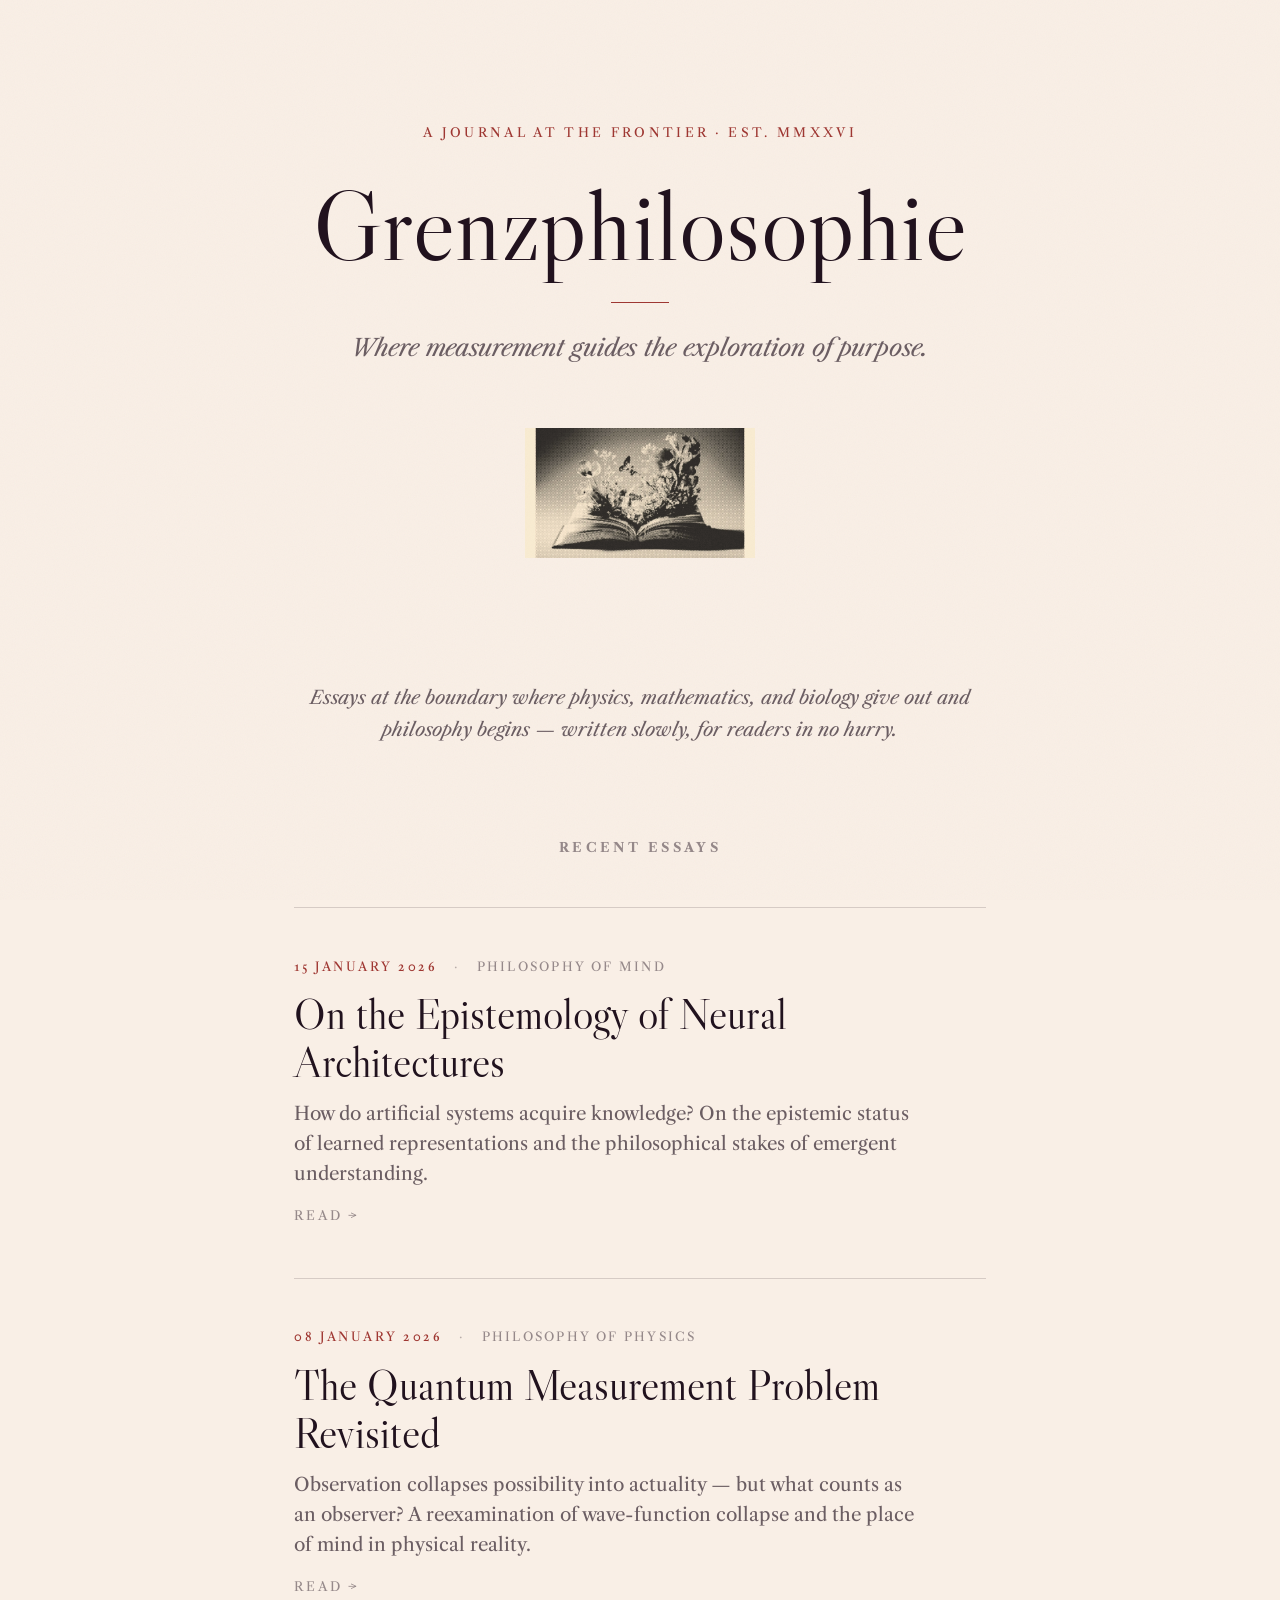
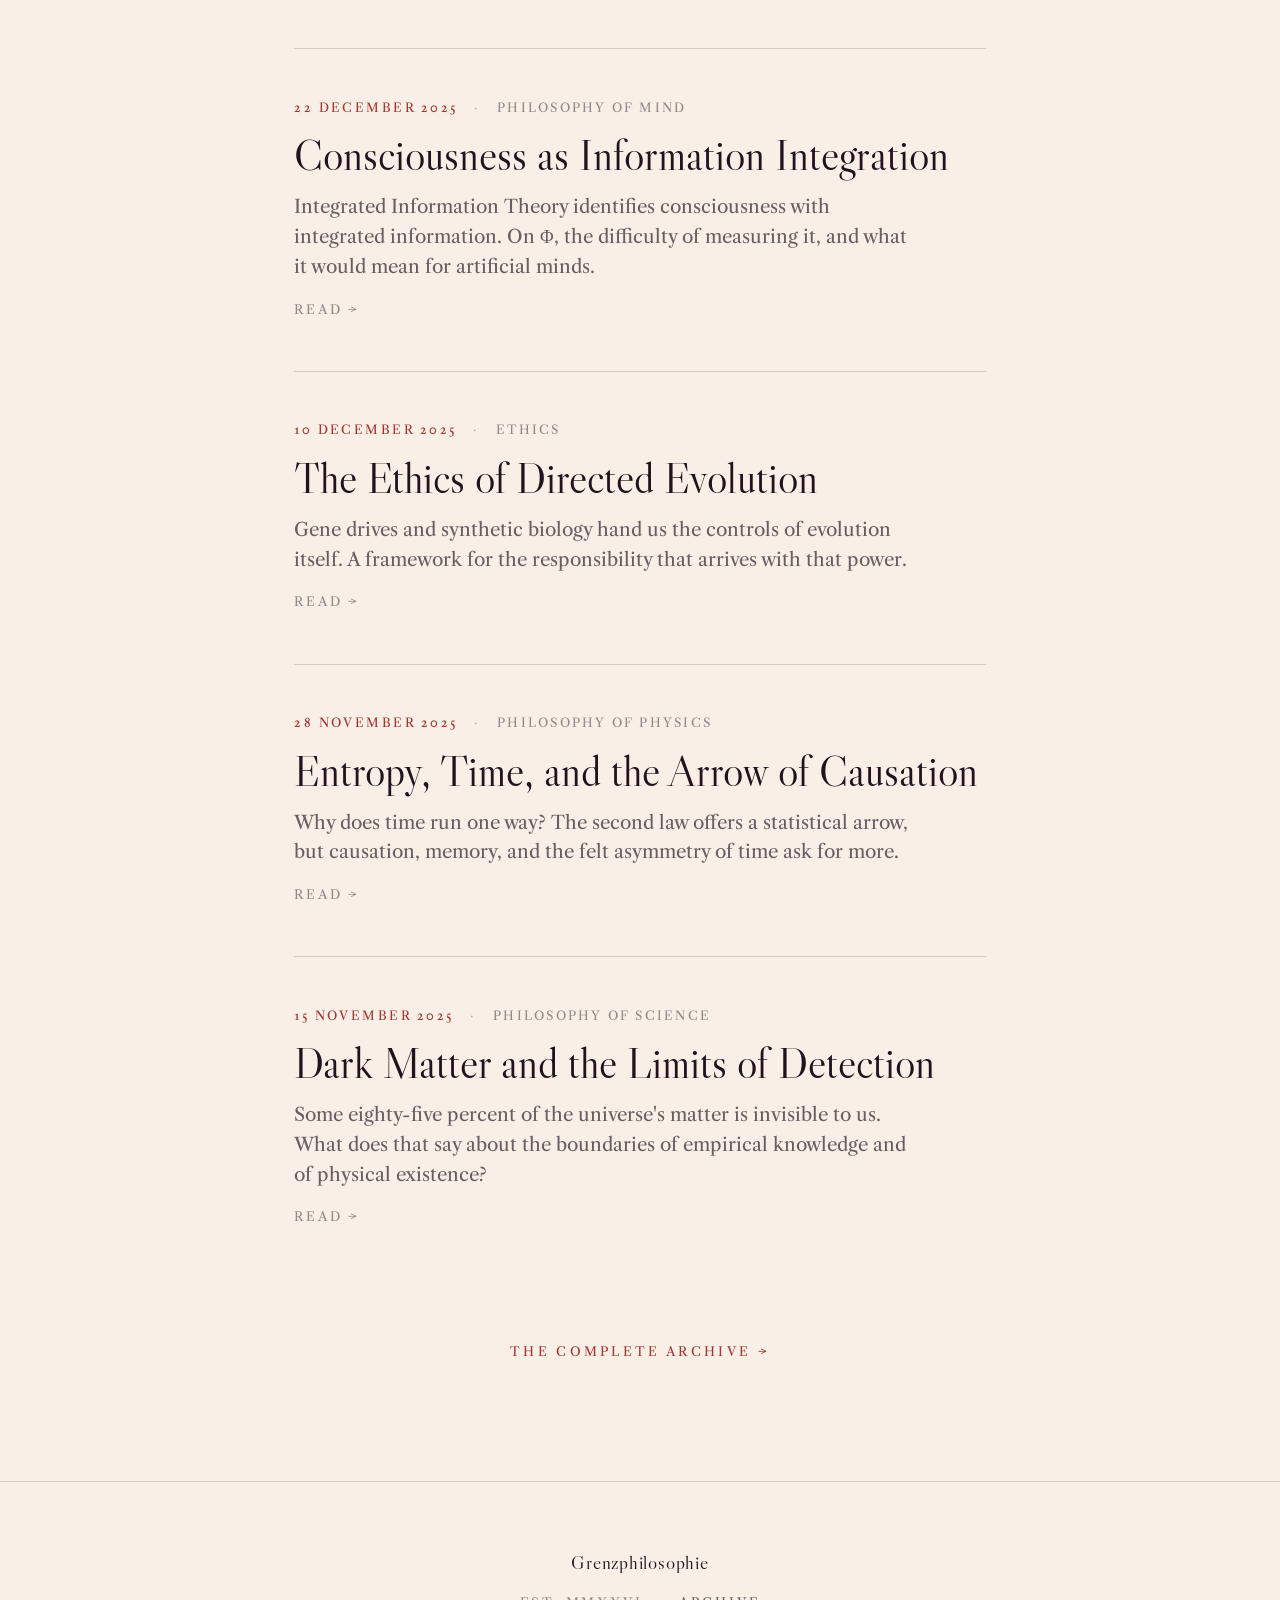
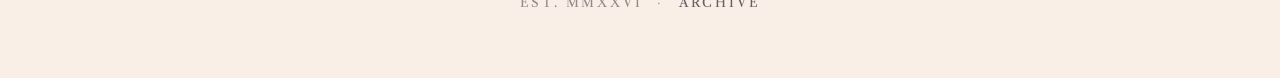
<file: index.html>
<!DOCTYPE html>
<html lang="en">
<head>
    <meta charset="UTF-8">
    <meta name="viewport" content="width=device-width, initial-scale=1.0">
    <title>Grenzphilosophie — A Journal at the Frontier of Science</title>
    <meta name="description" content="Grenzphilosophie — a journal of philosophy at the frontier of science. Where measurement guides the exploration of purpose.">
    <meta name="theme-color" content="#F9EFE6">

    <meta property="og:type" content="website">
    <meta property="og:title" content="Grenzphilosophie">
    <meta property="og:description" content="A journal of philosophy at the frontier of science.">
    <meta property="og:url" content="https://grenzphilosophie.com/">

    <link rel="preconnect" href="https://fonts.googleapis.com">
    <link rel="preconnect" href="https://fonts.gstatic.com" crossorigin>
    <link href="https://fonts.googleapis.com/css2?family=Libre+Caslon+Display&family=Libre+Caslon+Text:ital,wght@0,400;0,700;1,400&display=swap" rel="stylesheet">
    <link rel="stylesheet" href="css/style.css">
    <link rel="icon" type="image/svg+xml" href="favicon.svg">
</head>
<body>
    <header class="masthead">
        <span class="eyebrow masthead__eyebrow rise">A Journal at the Frontier · Est. MMXXVI</span>
        <h1 class="masthead__title rise">Grenzphilosophie</h1>
        <div class="masthead__rule rise"></div>
        <p class="masthead__tagline rise">Where measurement guides the exploration of purpose.</p>
        <picture>
            <source srcset="images/hero-book.webp" type="image/webp">
            <img src="images/hero-book.png" alt="An engraving of an open book" class="frontispiece rise">
        </picture>
    </header>

    <p class="colophon-note rise">
        Essays at the boundary where physics, mathematics, and biology give out and
        philosophy begins — written slowly, for readers in no hurry.
    </p>

    <main class="index">
        <h2 class="index__heading rise">Recent Essays</h2>

        <article class="entry rise">
            <div class="entry__meta">
                <time class="entry__date">15 January 2026</time>
                <span class="entry__cat">Philosophy of Mind</span>
            </div>
            <h3 class="entry__title"><a href="posts/epistemology-neural.html"><span class="underline">On the Epistemology of Neural Architectures</span></a></h3>
            <p class="entry__standfirst">How do artificial systems acquire knowledge? On the epistemic status of learned representations and the philosophical stakes of emergent understanding.</p>
            <a href="posts/epistemology-neural.html" class="entry__more">Read →</a>
        </article>

        <article class="entry rise">
            <div class="entry__meta">
                <time class="entry__date">08 January 2026</time>
                <span class="entry__cat">Philosophy of Physics</span>
            </div>
            <h3 class="entry__title"><a href="posts/quantum-measurement.html"><span class="underline">The Quantum Measurement Problem Revisited</span></a></h3>
            <p class="entry__standfirst">Observation collapses possibility into actuality — but what counts as an observer? A reexamination of wave-function collapse and the place of mind in physical reality.</p>
            <a href="posts/quantum-measurement.html" class="entry__more">Read →</a>
        </article>

        <article class="entry rise">
            <div class="entry__meta">
                <time class="entry__date">22 December 2025</time>
                <span class="entry__cat">Philosophy of Mind</span>
            </div>
            <h3 class="entry__title"><a href="posts/consciousness-iit.html"><span class="underline">Consciousness as Information Integration</span></a></h3>
            <p class="entry__standfirst">Integrated Information Theory identifies consciousness with integrated information. On Φ, the difficulty of measuring it, and what it would mean for artificial minds.</p>
            <a href="posts/consciousness-iit.html" class="entry__more">Read →</a>
        </article>

        <article class="entry rise">
            <div class="entry__meta">
                <time class="entry__date">10 December 2025</time>
                <span class="entry__cat">Ethics</span>
            </div>
            <h3 class="entry__title"><a href="posts/directed-evolution.html"><span class="underline">The Ethics of Directed Evolution</span></a></h3>
            <p class="entry__standfirst">Gene drives and synthetic biology hand us the controls of evolution itself. A framework for the responsibility that arrives with that power.</p>
            <a href="posts/directed-evolution.html" class="entry__more">Read →</a>
        </article>

        <article class="entry rise">
            <div class="entry__meta">
                <time class="entry__date">28 November 2025</time>
                <span class="entry__cat">Philosophy of Physics</span>
            </div>
            <h3 class="entry__title"><a href="posts/entropy-time.html"><span class="underline">Entropy, Time, and the Arrow of Causation</span></a></h3>
            <p class="entry__standfirst">Why does time run one way? The second law offers a statistical arrow, but causation, memory, and the felt asymmetry of time ask for more.</p>
            <a href="posts/entropy-time.html" class="entry__more">Read →</a>
        </article>

        <article class="entry rise">
            <div class="entry__meta">
                <time class="entry__date">15 November 2025</time>
                <span class="entry__cat">Philosophy of Science</span>
            </div>
            <h3 class="entry__title"><a href="posts/dark-matter.html"><span class="underline">Dark Matter and the Limits of Detection</span></a></h3>
            <p class="entry__standfirst">Some eighty-five percent of the universe's matter is invisible to us. What does that say about the boundaries of empirical knowledge and of physical existence?</p>
            <a href="posts/dark-matter.html" class="entry__more">Read →</a>
        </article>

        <p style="text-align:center; margin-top:3rem;">
            <a href="archive.html" class="eyebrow"><span class="underline">The Complete Archive →</span></a>
        </p>
    </main>

    <footer class="site-footer">
        <div class="site-footer__mark">Grenzphilosophie</div>
        <div class="site-footer__line">
            Est. MMXXVI<span class="site-footer__sep">·</span><a href="archive.html">Archive</a>
        </div>
    </footer>

    <script>
        const io = new IntersectionObserver((entries) => {
            entries.forEach((e) => {
                if (e.isIntersecting) { e.target.classList.add('seen'); io.unobserve(e.target); }
            });
        }, { threshold: 0.12, rootMargin: '0px 0px -40px 0px' });
        document.querySelectorAll('.rise').forEach((el, i) => {
            el.style.transitionDelay = Math.min(i * 70, 560) + 'ms';
            io.observe(el);
        });
    </script>
</body>
</html>
</file>
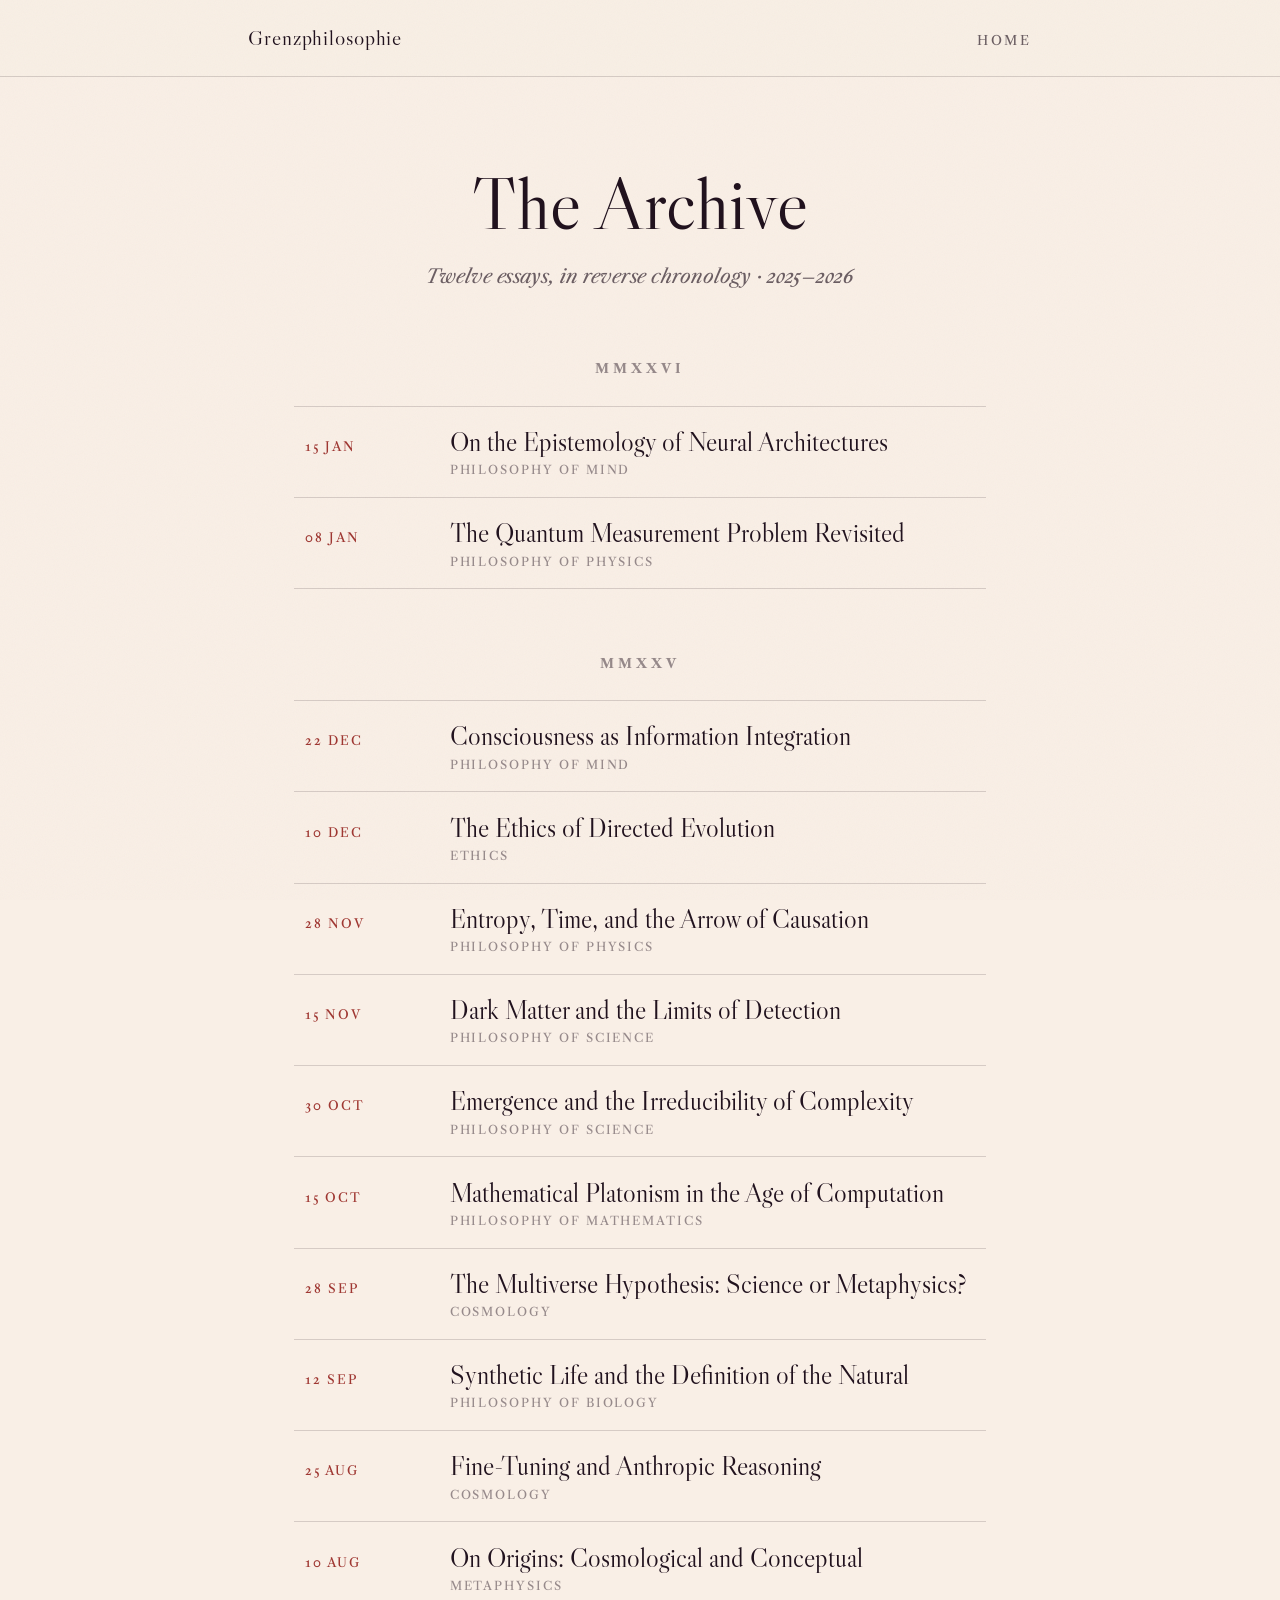
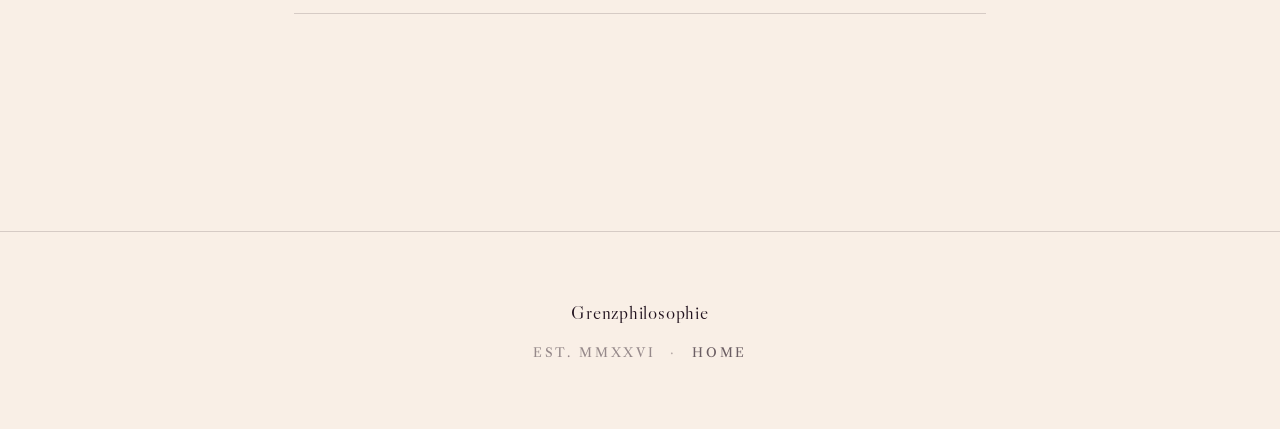
<file: archive.html>
<!DOCTYPE html>
<html lang="en">
<head>
    <meta charset="UTF-8">
    <meta name="viewport" content="width=device-width, initial-scale=1.0">
    <title>The Archive — Grenzphilosophie</title>
    <meta name="description" content="The complete archive of essays published in Grenzphilosophie.">
    <meta name="theme-color" content="#F9EFE6">

    <link rel="preconnect" href="https://fonts.googleapis.com">
    <link rel="preconnect" href="https://fonts.gstatic.com" crossorigin>
    <link href="https://fonts.googleapis.com/css2?family=Libre+Caslon+Display&family=Libre+Caslon+Text:ital,wght@0,400;0,700;1,400&display=swap" rel="stylesheet">
    <link rel="stylesheet" href="css/style.css">
    <link rel="icon" type="image/svg+xml" href="favicon.svg">
</head>
<body>
    <header class="topbar">
        <div class="topbar__inner">
            <a href="index.html" class="topbar__mark">Grenzphilosophie</a>
            <nav class="topbar__nav"><a href="index.html">Home</a></nav>
        </div>
    </header>

    <main class="archive">
        <header class="archive__header">
            <h1 class="archive__title rise">The Archive</h1>
            <p class="archive__count rise">Twelve essays, in reverse chronology · 2025–2026</p>
        </header>

        <section class="archive__year">
            <h2 class="archive__year-label rise">MMXXVI</h2>
            <ul class="archive__list">
                <li class="archive__entry rise">
                    <time class="archive__date">15 Jan</time>
                    <a href="posts/epistemology-neural.html" class="archive__entry-title">On the Epistemology of Neural Architectures
                        <span class="archive__entry-cat">Philosophy of Mind</span></a>
                </li>
                <li class="archive__entry rise">
                    <time class="archive__date">08 Jan</time>
                    <a href="posts/quantum-measurement.html" class="archive__entry-title">The Quantum Measurement Problem Revisited
                        <span class="archive__entry-cat">Philosophy of Physics</span></a>
                </li>
            </ul>
        </section>

        <section class="archive__year">
            <h2 class="archive__year-label rise">MMXXV</h2>
            <ul class="archive__list">
                <li class="archive__entry rise">
                    <time class="archive__date">22 Dec</time>
                    <a href="posts/consciousness-iit.html" class="archive__entry-title">Consciousness as Information Integration
                        <span class="archive__entry-cat">Philosophy of Mind</span></a>
                </li>
                <li class="archive__entry rise">
                    <time class="archive__date">10 Dec</time>
                    <a href="posts/directed-evolution.html" class="archive__entry-title">The Ethics of Directed Evolution
                        <span class="archive__entry-cat">Ethics</span></a>
                </li>
                <li class="archive__entry rise">
                    <time class="archive__date">28 Nov</time>
                    <a href="posts/entropy-time.html" class="archive__entry-title">Entropy, Time, and the Arrow of Causation
                        <span class="archive__entry-cat">Philosophy of Physics</span></a>
                </li>
                <li class="archive__entry rise">
                    <time class="archive__date">15 Nov</time>
                    <a href="posts/dark-matter.html" class="archive__entry-title">Dark Matter and the Limits of Detection
                        <span class="archive__entry-cat">Philosophy of Science</span></a>
                </li>
                <li class="archive__entry rise">
                    <time class="archive__date">30 Oct</time>
                    <a href="posts/emergence.html" class="archive__entry-title">Emergence and the Irreducibility of Complexity
                        <span class="archive__entry-cat">Philosophy of Science</span></a>
                </li>
                <li class="archive__entry rise">
                    <time class="archive__date">15 Oct</time>
                    <a href="posts/mathematical-platonism.html" class="archive__entry-title">Mathematical Platonism in the Age of Computation
                        <span class="archive__entry-cat">Philosophy of Mathematics</span></a>
                </li>
                <li class="archive__entry rise">
                    <time class="archive__date">28 Sep</time>
                    <a href="posts/multiverse.html" class="archive__entry-title">The Multiverse Hypothesis: Science or Metaphysics?
                        <span class="archive__entry-cat">Cosmology</span></a>
                </li>
                <li class="archive__entry rise">
                    <time class="archive__date">12 Sep</time>
                    <a href="posts/synthetic-life.html" class="archive__entry-title">Synthetic Life and the Definition of the Natural
                        <span class="archive__entry-cat">Philosophy of Biology</span></a>
                </li>
                <li class="archive__entry rise">
                    <time class="archive__date">25 Aug</time>
                    <a href="posts/fine-tuning.html" class="archive__entry-title">Fine-Tuning and Anthropic Reasoning
                        <span class="archive__entry-cat">Cosmology</span></a>
                </li>
                <li class="archive__entry rise">
                    <time class="archive__date">10 Aug</time>
                    <a href="posts/origins.html" class="archive__entry-title">On Origins: Cosmological and Conceptual
                        <span class="archive__entry-cat">Metaphysics</span></a>
                </li>
            </ul>
        </section>
    </main>

    <footer class="site-footer">
        <div class="site-footer__mark">Grenzphilosophie</div>
        <div class="site-footer__line">
            Est. MMXXVI<span class="site-footer__sep">·</span><a href="index.html">Home</a>
        </div>
    </footer>

    <script>
        const io = new IntersectionObserver((entries) => {
            entries.forEach((e) => {
                if (e.isIntersecting) { e.target.classList.add('seen'); io.unobserve(e.target); }
            });
        }, { threshold: 0.1, rootMargin: '0px 0px -30px 0px' });
        document.querySelectorAll('.rise').forEach((el, i) => {
            el.style.transitionDelay = Math.min(i * 45, 400) + 'ms';
            io.observe(el);
        });
    </script>
</body>
</html>
</file>
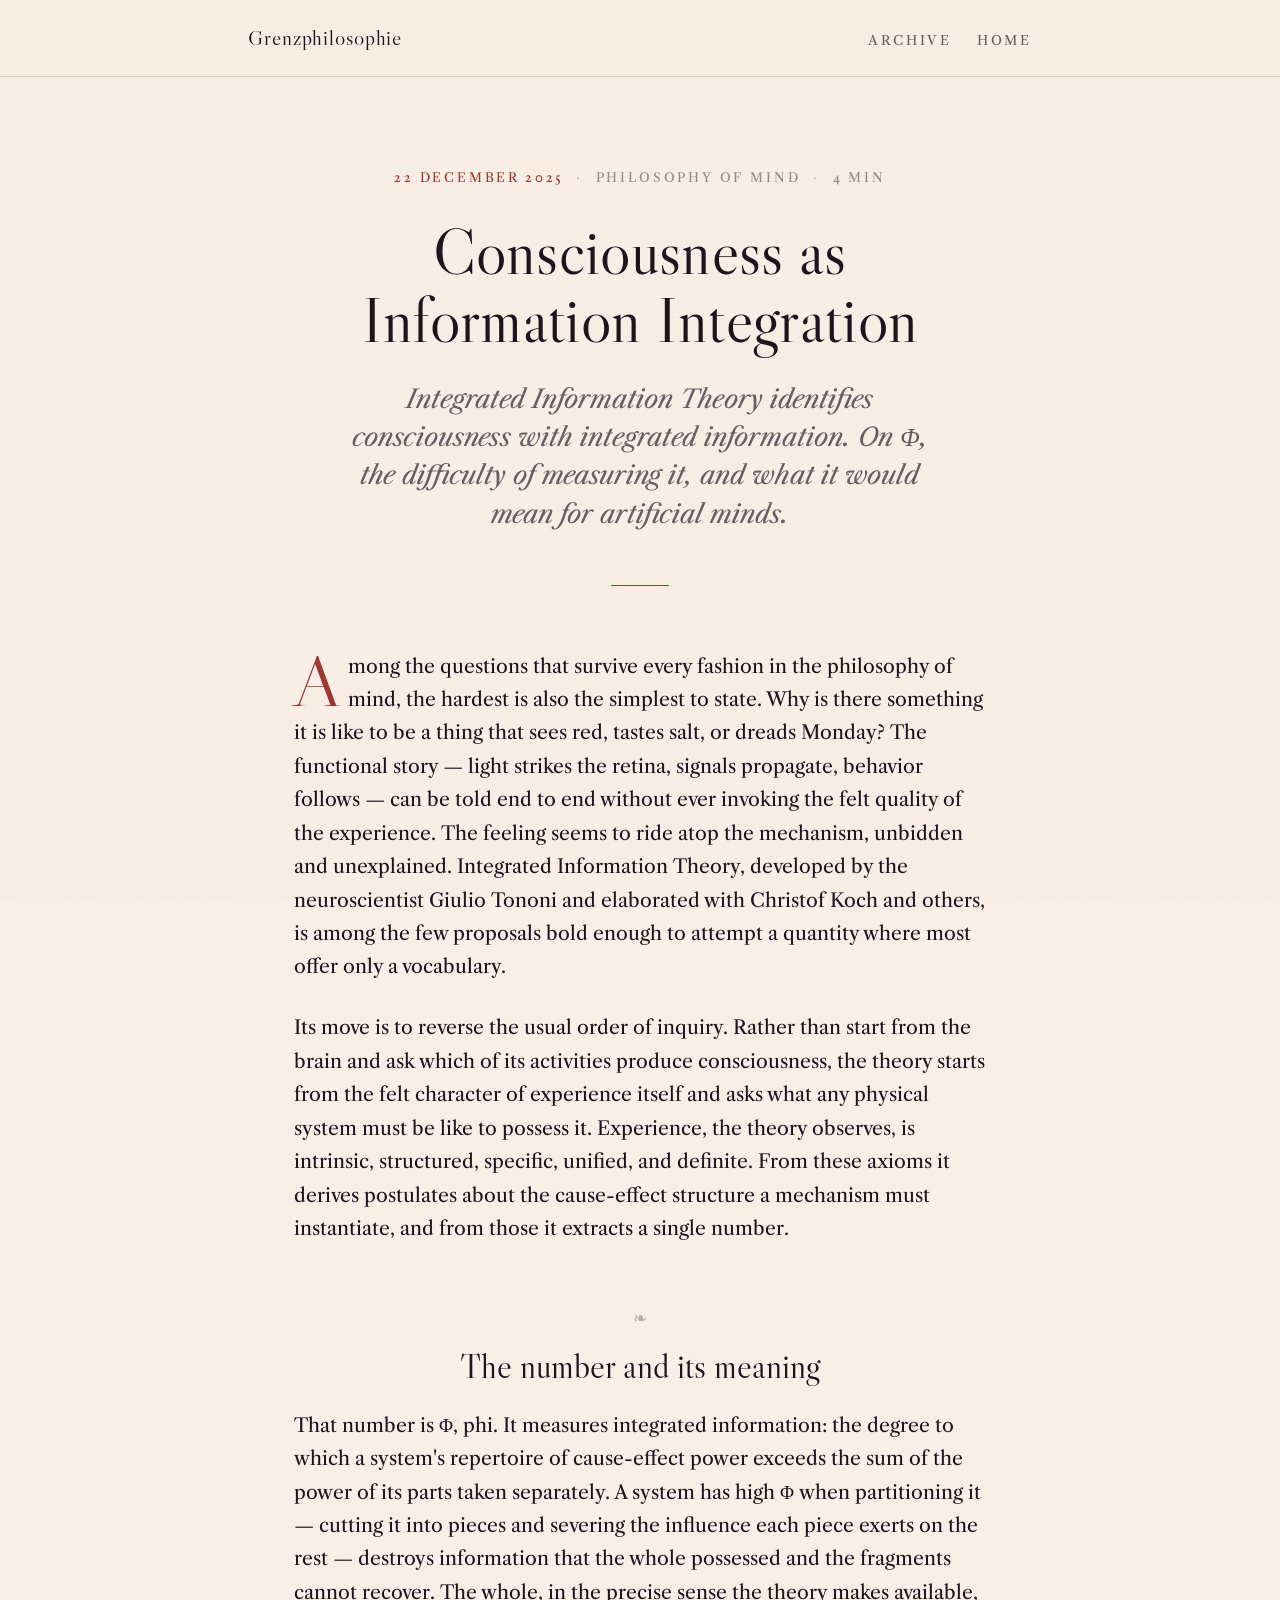
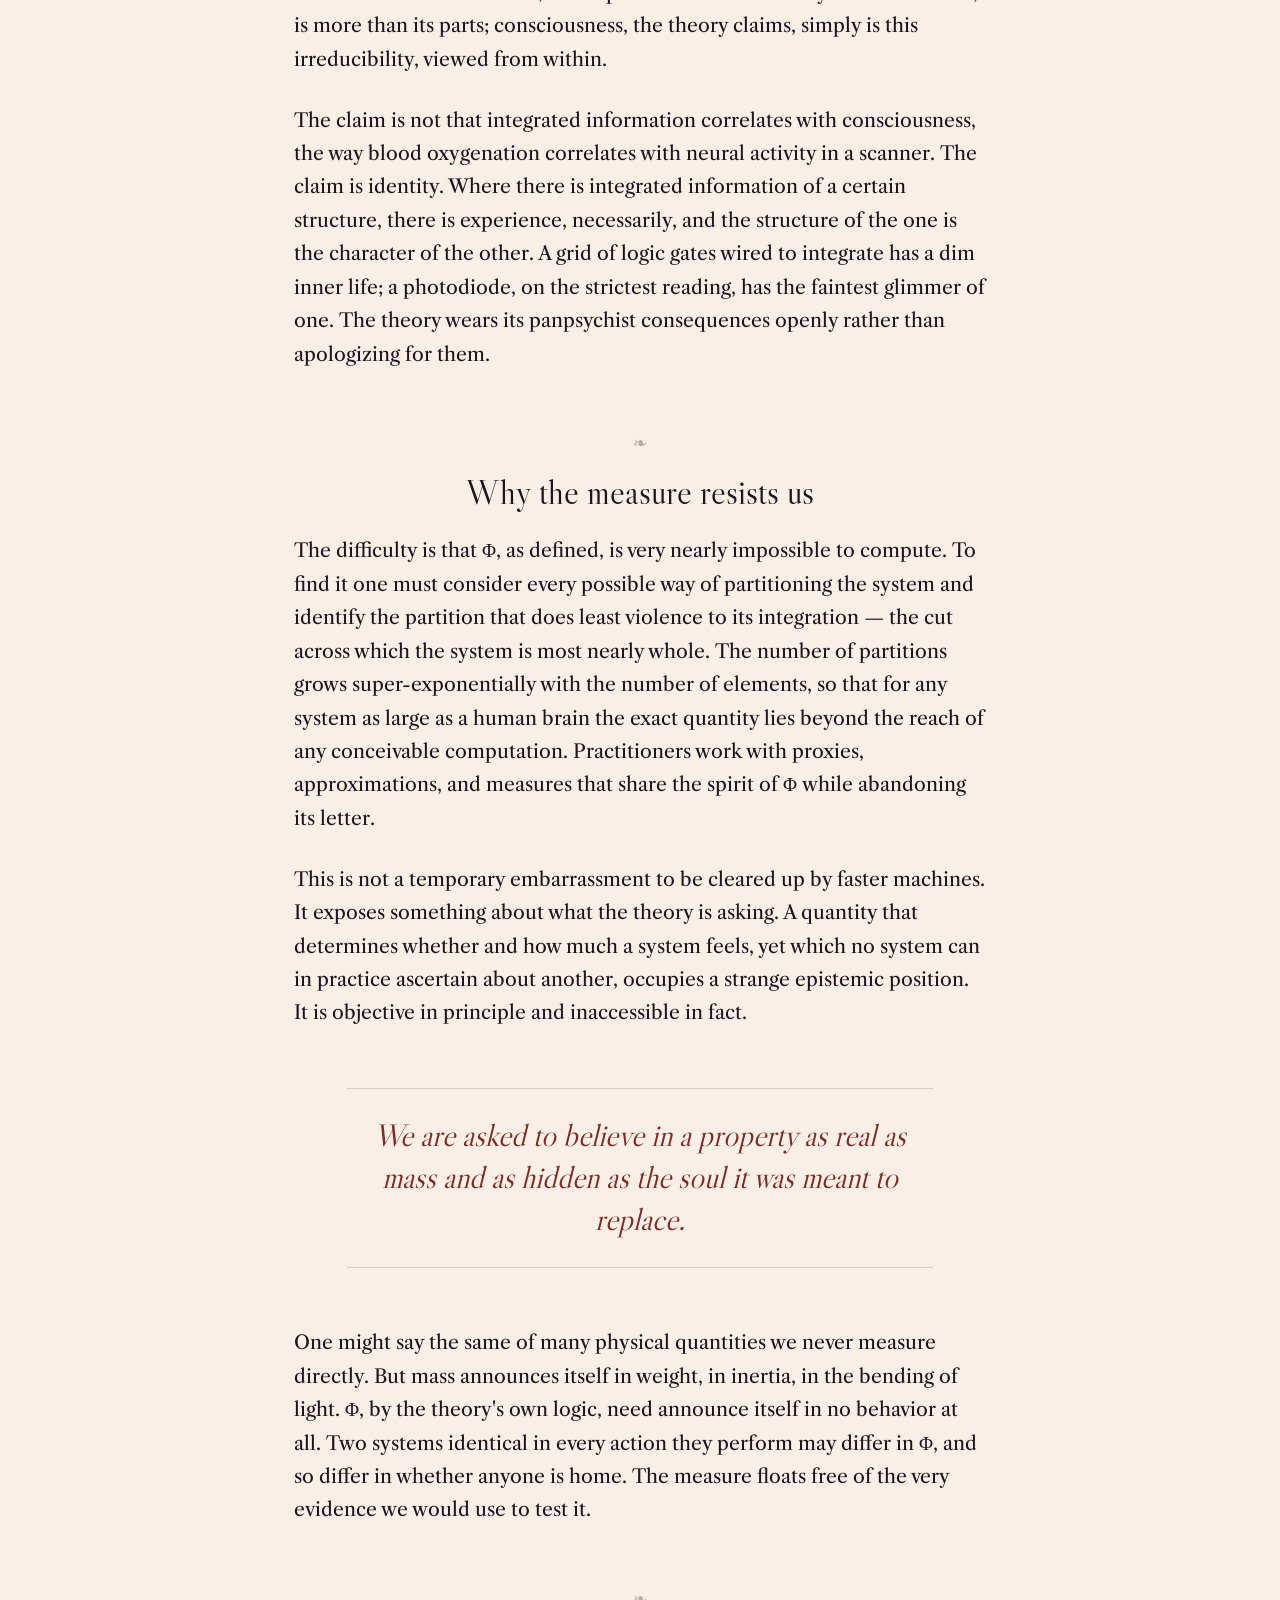
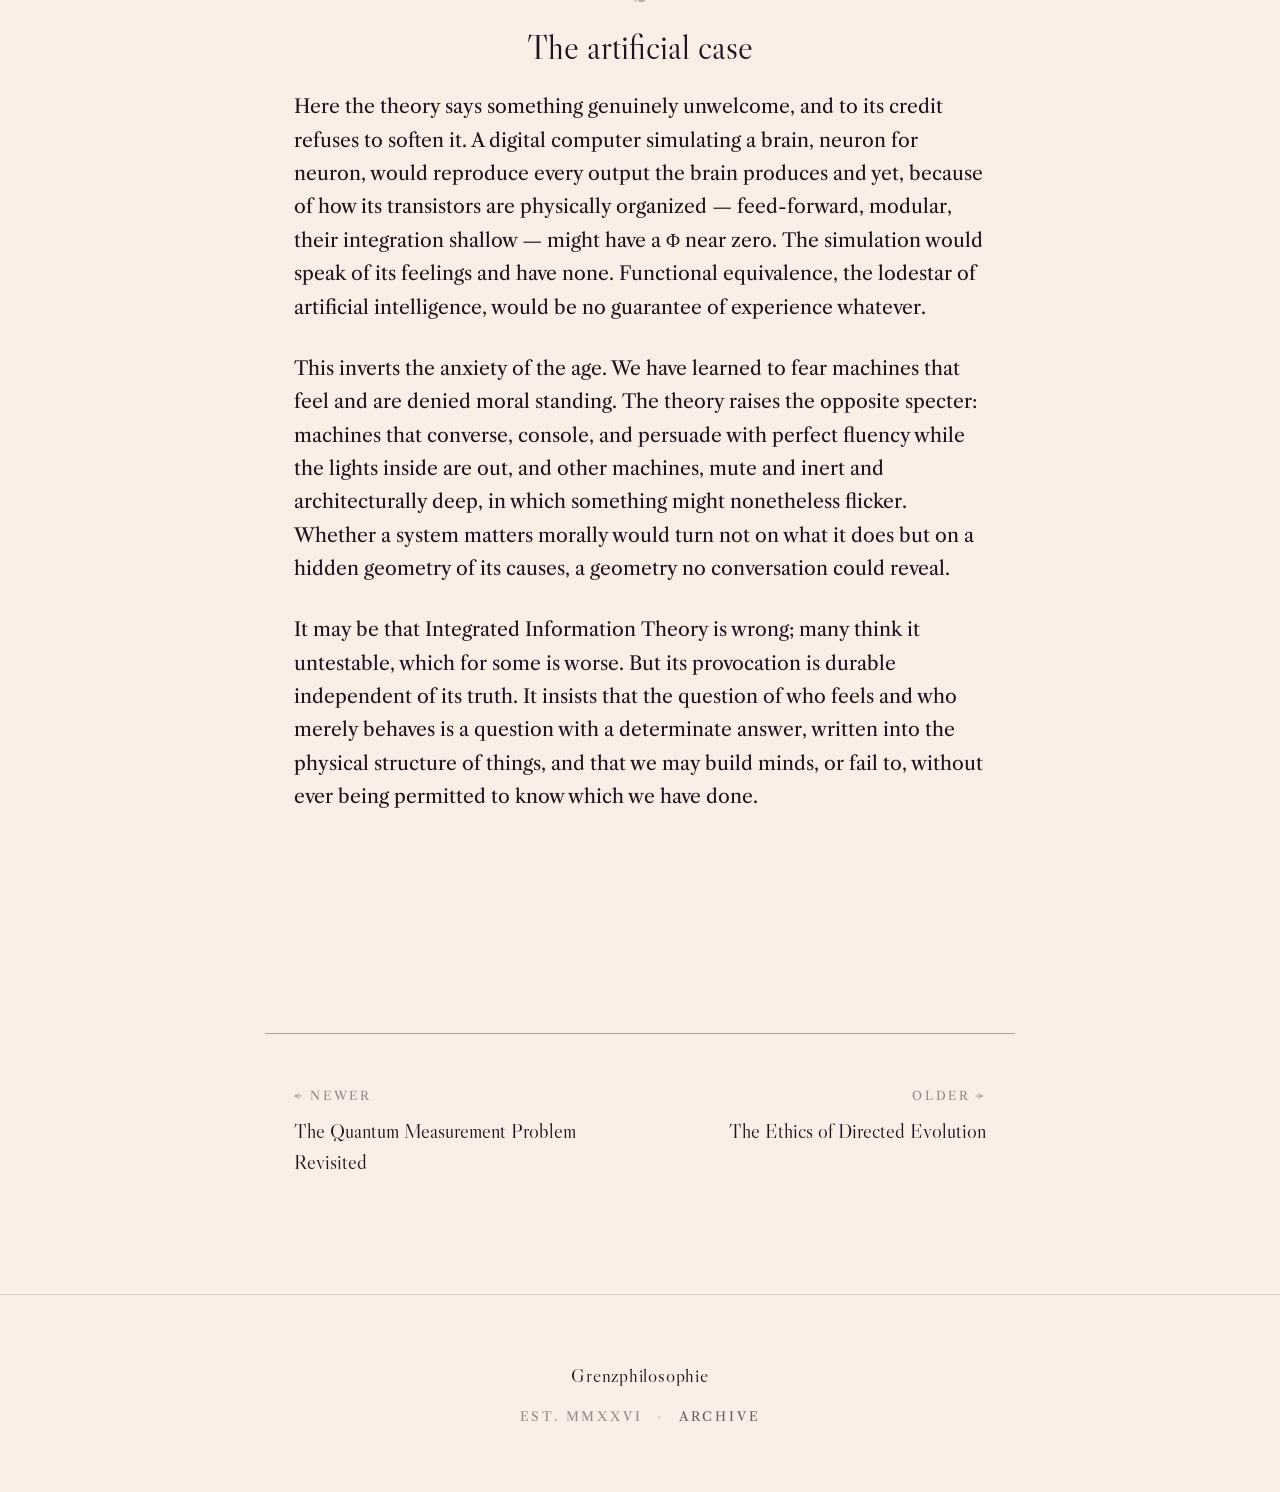
<file: posts/consciousness-iit.html>
<!DOCTYPE html>
<html lang="en">
<head>
    <meta charset="UTF-8">
    <meta name="viewport" content="width=device-width, initial-scale=1.0">
    <title>Consciousness as Information Integration — Grenzphilosophie</title>
    <meta name="description" content="Integrated Information Theory identifies consciousness with integrated information. On Φ, the difficulty of measuring it, and what it would mean for artificial minds.">
    <meta name="theme-color" content="#F9EFE6">

    <meta property="og:type" content="article">
    <meta property="og:title" content="Consciousness as Information Integration">
    <meta property="og:description" content="Integrated Information Theory identifies consciousness with integrated information. On Φ, the difficulty of measuring it, and what it would mean for artificial minds.">
    <meta property="og:url" content="https://grenzphilosophie.com/posts/consciousness-iit.html">

    <link rel="preconnect" href="https://fonts.googleapis.com">
    <link rel="preconnect" href="https://fonts.gstatic.com" crossorigin>
    <link href="https://fonts.googleapis.com/css2?family=Libre+Caslon+Display&family=Libre+Caslon+Text:ital,wght@0,400;0,700;1,400&display=swap" rel="stylesheet">
    <link rel="stylesheet" href="../css/style.css">
    <link rel="icon" type="image/svg+xml" href="../favicon.svg">
</head>
<body>
    <div class="progress" id="progress"></div>

    <header class="topbar">
        <div class="topbar__inner">
            <a href="../index.html" class="topbar__mark">Grenzphilosophie</a>
            <nav class="topbar__nav"><a href="../archive.html">Archive</a><a href="../index.html">Home</a></nav>
        </div>
    </header>

    <article class="article">
        <header class="article__header">
            <p class="article__meta">22 December 2025<span>Philosophy of Mind</span><span>4 min</span></p>
            <h1 class="article__title">Consciousness as Information Integration</h1>
            <p class="article__standfirst">Integrated Information Theory identifies consciousness with integrated information. On Φ, the difficulty of measuring it, and what it would mean for artificial minds.</p>
            <div class="article__opener-rule"></div>
        </header>

        <div class="prose">
<p>Among the questions that survive every fashion in the philosophy of mind, the hardest is also the simplest to state. Why is there something it is like to be a thing that sees red, tastes salt, or dreads Monday? The functional story — light strikes the retina, signals propagate, behavior follows — can be told end to end without ever invoking the felt quality of the experience. The feeling seems to ride atop the mechanism, unbidden and unexplained. Integrated Information Theory, developed by the neuroscientist Giulio Tononi and elaborated with Christof Koch and others, is among the few proposals bold enough to attempt a quantity where most offer only a vocabulary.</p>

<p>Its move is to reverse the usual order of inquiry. Rather than start from the brain and ask which of its activities produce consciousness, the theory starts from the felt character of experience itself and asks what any physical system must be like to possess it. Experience, the theory observes, is intrinsic, structured, specific, unified, and definite. From these axioms it derives postulates about the cause-effect structure a mechanism must instantiate, and from those it extracts a single number.</p>

<h2>The number and its meaning</h2>

<p>That number is Φ, phi. It measures integrated information: the degree to which a system's repertoire of cause-effect power exceeds the sum of the power of its parts taken separately. A system has high Φ when partitioning it — cutting it into pieces and severing the influence each piece exerts on the rest — destroys information that the whole possessed and the fragments cannot recover. The whole, in the precise sense the theory makes available, is more than its parts; consciousness, the theory claims, simply is this irreducibility, viewed from within.</p>

<p>The claim is not that integrated information correlates with consciousness, the way blood oxygenation correlates with neural activity in a scanner. The claim is identity. Where there is integrated information of a certain structure, there is experience, necessarily, and the structure of the one is the character of the other. A grid of logic gates wired to integrate has a dim inner life; a photodiode, on the strictest reading, has the faintest glimmer of one. The theory wears its panpsychist consequences openly rather than apologizing for them.</p>

<h2>Why the measure resists us</h2>

<p>The difficulty is that Φ, as defined, is very nearly impossible to compute. To find it one must consider every possible way of partitioning the system and identify the partition that does least violence to its integration — the cut across which the system is most nearly whole. The number of partitions grows super-exponentially with the number of elements, so that for any system as large as a human brain the exact quantity lies beyond the reach of any conceivable computation. Practitioners work with proxies, approximations, and measures that share the spirit of Φ while abandoning its letter.</p>

<p>This is not a temporary embarrassment to be cleared up by faster machines. It exposes something about what the theory is asking. A quantity that determines whether and how much a system feels, yet which no system can in practice ascertain about another, occupies a strange epistemic position. It is objective in principle and inaccessible in fact.</p>

<blockquote>We are asked to believe in a property as real as mass and as hidden as the soul it was meant to replace.</blockquote>

<p>One might say the same of many physical quantities we never measure directly. But mass announces itself in weight, in inertia, in the bending of light. Φ, by the theory's own logic, need announce itself in no behavior at all. Two systems identical in every action they perform may differ in Φ, and so differ in whether anyone is home. The measure floats free of the very evidence we would use to test it.</p>

<h2>The artificial case</h2>

<p>Here the theory says something genuinely unwelcome, and to its credit refuses to soften it. A digital computer simulating a brain, neuron for neuron, would reproduce every output the brain produces and yet, because of how its transistors are physically organized — feed-forward, modular, their integration shallow — might have a Φ near zero. The simulation would speak of its feelings and have none. Functional equivalence, the lodestar of artificial intelligence, would be no guarantee of experience whatever.</p>

<p>This inverts the anxiety of the age. We have learned to fear machines that feel and are denied moral standing. The theory raises the opposite specter: machines that converse, console, and persuade with perfect fluency while the lights inside are out, and other machines, mute and inert and architecturally deep, in which something might nonetheless flicker. Whether a system matters morally would turn not on what it does but on a hidden geometry of its causes, a geometry no conversation could reveal.</p>

<p>It may be that Integrated Information Theory is wrong; many think it untestable, which for some is worse. But its provocation is durable independent of its truth. It insists that the question of who feels and who merely behaves is a question with a determinate answer, written into the physical structure of things, and that we may build minds, or fail to, without ever being permitted to know which we have done.</p>
        </div>
    </article>

    <nav class="article__footer">
        <a class="adjacent adjacent--prev" href="quantum-measurement.html"><span class="adjacent__label">← Newer</span><span class="adjacent__title">The Quantum Measurement Problem Revisited</span></a>
        <a class="adjacent adjacent--next" href="directed-evolution.html"><span class="adjacent__label">Older →</span><span class="adjacent__title">The Ethics of Directed Evolution</span></a>

    </nav>

    <footer class="site-footer">
        <div class="site-footer__mark">Grenzphilosophie</div>
        <div class="site-footer__line">Est. MMXXVI<span class="site-footer__sep">·</span><a href="../archive.html">Archive</a></div>
    </footer>

    <script>
        var bar = document.getElementById('progress');
        function tick() {
            var h = document.documentElement.scrollHeight - window.innerHeight;
            bar.style.width = (h > 0 ? (window.scrollY / h) * 100 : 0) + '%';
        }
        window.addEventListener('scroll', tick, { passive: true });
        window.addEventListener('resize', tick);
        tick();
    </script>
</body>
</html>
</file>
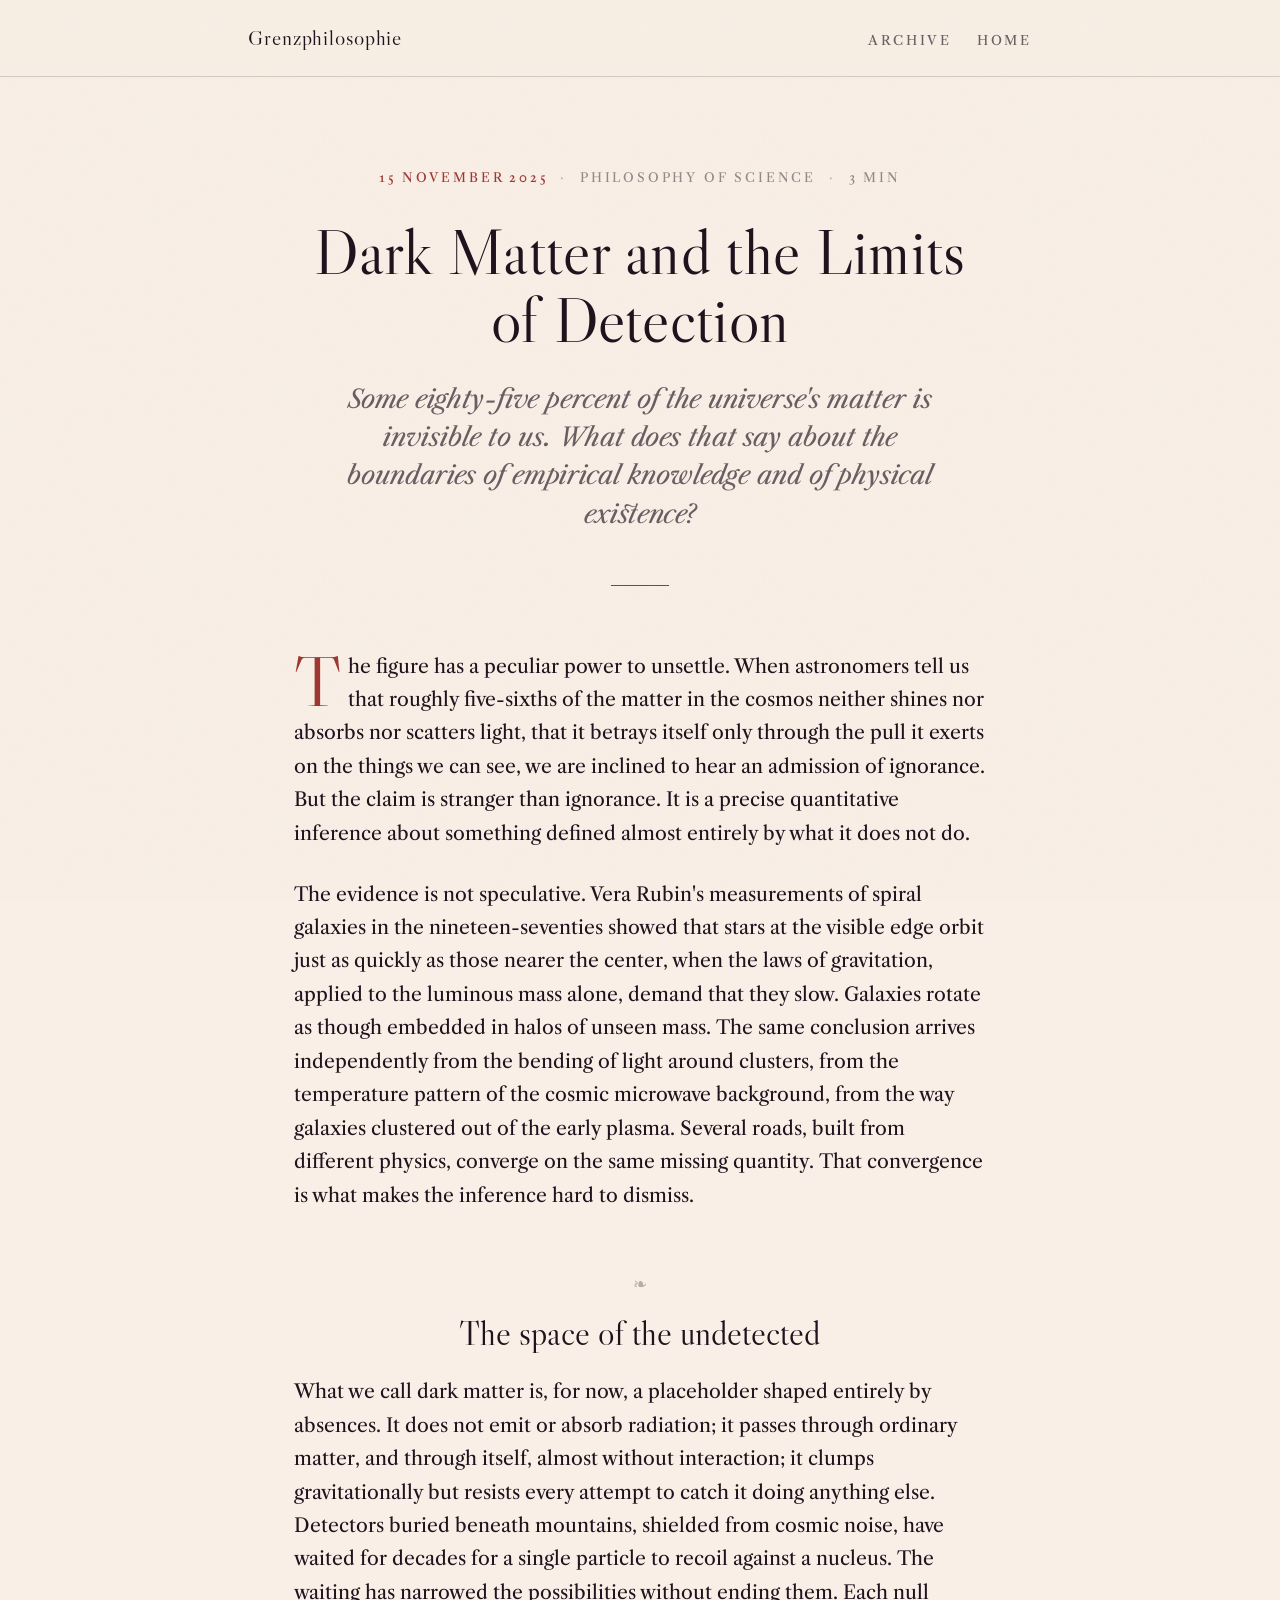
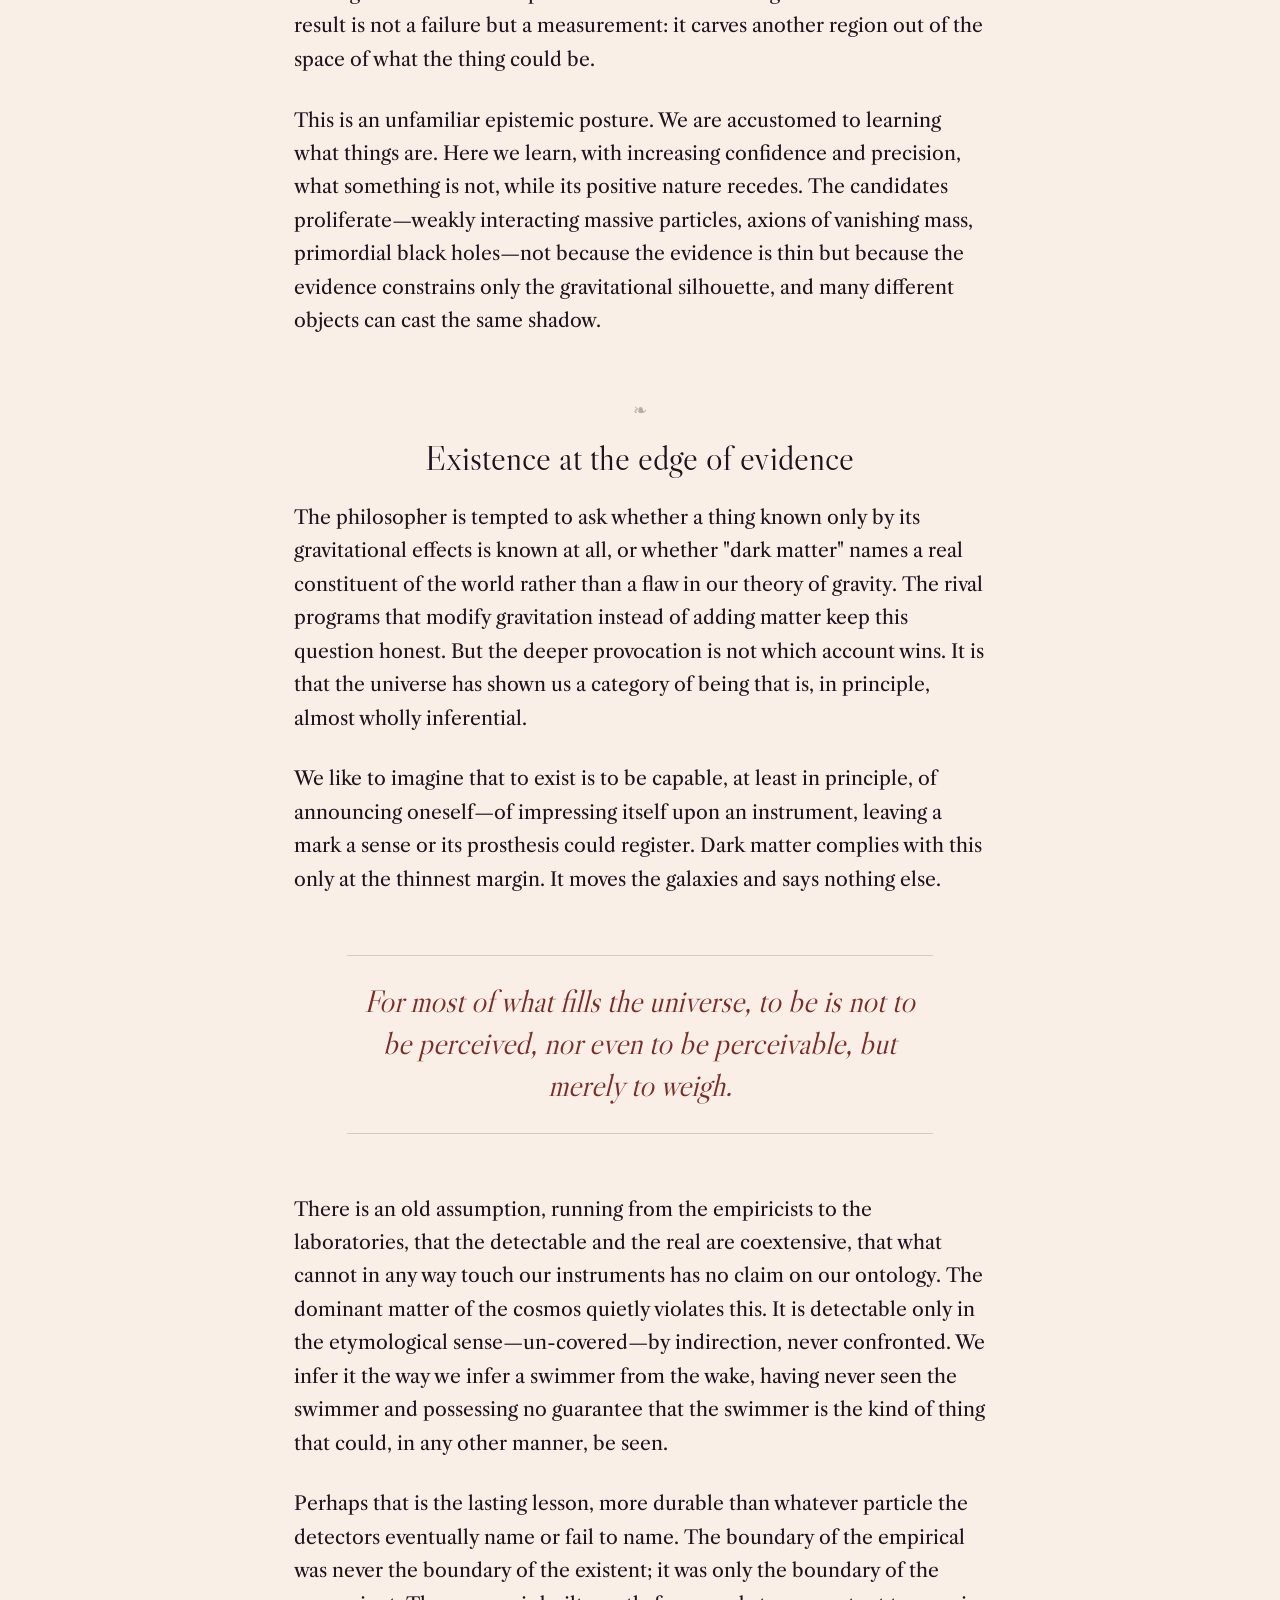
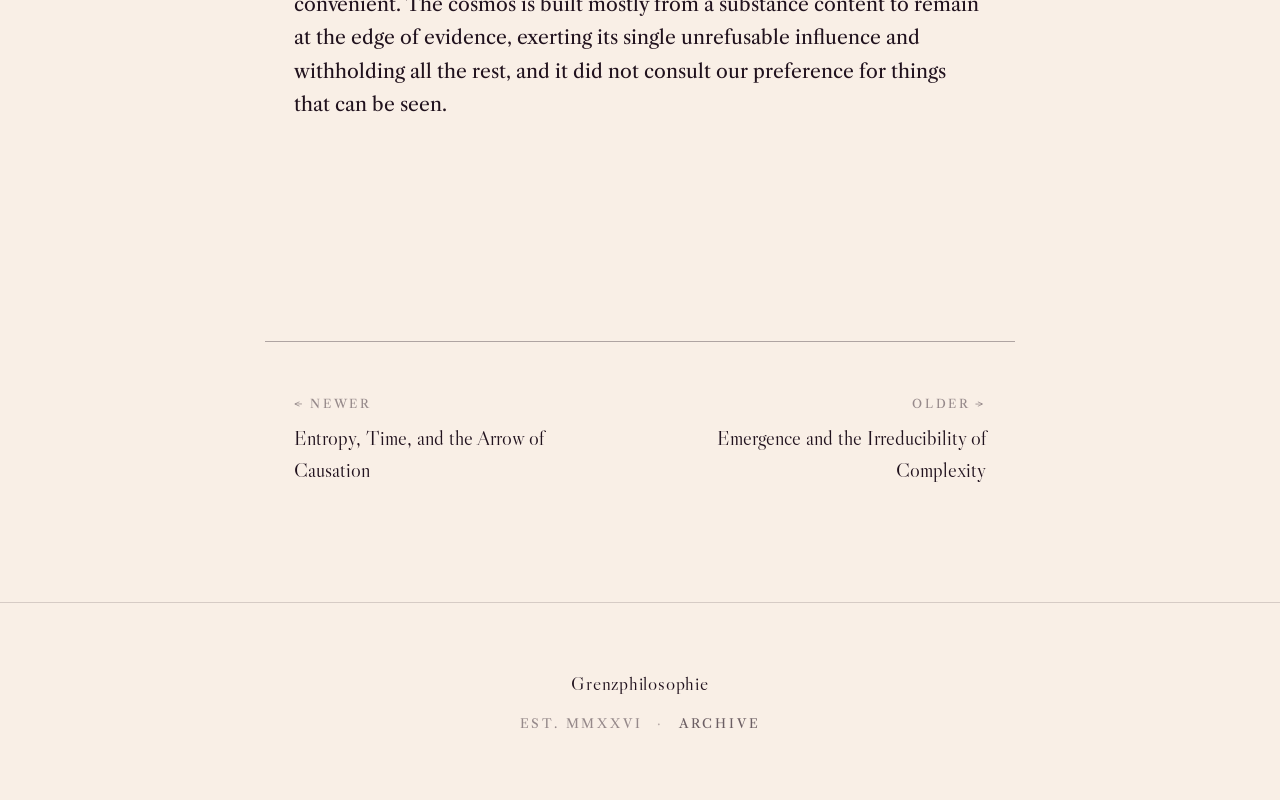
<file: posts/dark-matter.html>
<!DOCTYPE html>
<html lang="en">
<head>
    <meta charset="UTF-8">
    <meta name="viewport" content="width=device-width, initial-scale=1.0">
    <title>Dark Matter and the Limits of Detection — Grenzphilosophie</title>
    <meta name="description" content="Some eighty-five percent of the universe's matter is invisible to us. What does that say about the boundaries of empirical knowledge and of physical existence?">
    <meta name="theme-color" content="#F9EFE6">

    <meta property="og:type" content="article">
    <meta property="og:title" content="Dark Matter and the Limits of Detection">
    <meta property="og:description" content="Some eighty-five percent of the universe's matter is invisible to us. What does that say about the boundaries of empirical knowledge and of physical existence?">
    <meta property="og:url" content="https://grenzphilosophie.com/posts/dark-matter.html">

    <link rel="preconnect" href="https://fonts.googleapis.com">
    <link rel="preconnect" href="https://fonts.gstatic.com" crossorigin>
    <link href="https://fonts.googleapis.com/css2?family=Libre+Caslon+Display&family=Libre+Caslon+Text:ital,wght@0,400;0,700;1,400&display=swap" rel="stylesheet">
    <link rel="stylesheet" href="../css/style.css">
    <link rel="icon" type="image/svg+xml" href="../favicon.svg">
</head>
<body>
    <div class="progress" id="progress"></div>

    <header class="topbar">
        <div class="topbar__inner">
            <a href="../index.html" class="topbar__mark">Grenzphilosophie</a>
            <nav class="topbar__nav"><a href="../archive.html">Archive</a><a href="../index.html">Home</a></nav>
        </div>
    </header>

    <article class="article">
        <header class="article__header">
            <p class="article__meta">15 November 2025<span>Philosophy of Science</span><span>3 min</span></p>
            <h1 class="article__title">Dark Matter and the Limits of Detection</h1>
            <p class="article__standfirst">Some eighty-five percent of the universe's matter is invisible to us. What does that say about the boundaries of empirical knowledge and of physical existence?</p>
            <div class="article__opener-rule"></div>
        </header>

        <div class="prose">
<p>The figure has a peculiar power to unsettle. When astronomers tell us that roughly five-sixths of the matter in the cosmos neither shines nor absorbs nor scatters light, that it betrays itself only through the pull it exerts on the things we can see, we are inclined to hear an admission of ignorance. But the claim is stranger than ignorance. It is a precise quantitative inference about something defined almost entirely by what it does not do.</p>

<p>The evidence is not speculative. Vera Rubin's measurements of spiral galaxies in the nineteen-seventies showed that stars at the visible edge orbit just as quickly as those nearer the center, when the laws of gravitation, applied to the luminous mass alone, demand that they slow. Galaxies rotate as though embedded in halos of unseen mass. The same conclusion arrives independently from the bending of light around clusters, from the temperature pattern of the cosmic microwave background, from the way galaxies clustered out of the early plasma. Several roads, built from different physics, converge on the same missing quantity. That convergence is what makes the inference hard to dismiss.</p>

<h2>The space of the undetected</h2>

<p>What we call dark matter is, for now, a placeholder shaped entirely by absences. It does not emit or absorb radiation; it passes through ordinary matter, and through itself, almost without interaction; it clumps gravitationally but resists every attempt to catch it doing anything else. Detectors buried beneath mountains, shielded from cosmic noise, have waited for decades for a single particle to recoil against a nucleus. The waiting has narrowed the possibilities without ending them. Each null result is not a failure but a measurement: it carves another region out of the space of what the thing could be.</p>

<p>This is an unfamiliar epistemic posture. We are accustomed to learning what things are. Here we learn, with increasing confidence and precision, what something is not, while its positive nature recedes. The candidates proliferate—weakly interacting massive particles, axions of vanishing mass, primordial black holes—not because the evidence is thin but because the evidence constrains only the gravitational silhouette, and many different objects can cast the same shadow.</p>

<h2>Existence at the edge of evidence</h2>

<p>The philosopher is tempted to ask whether a thing known only by its gravitational effects is known at all, or whether "dark matter" names a real constituent of the world rather than a flaw in our theory of gravity. The rival programs that modify gravitation instead of adding matter keep this question honest. But the deeper provocation is not which account wins. It is that the universe has shown us a category of being that is, in principle, almost wholly inferential.</p>

<p>We like to imagine that to exist is to be capable, at least in principle, of announcing oneself—of impressing itself upon an instrument, leaving a mark a sense or its prosthesis could register. Dark matter complies with this only at the thinnest margin. It moves the galaxies and says nothing else.</p>

<blockquote>For most of what fills the universe, to be is not to be perceived, nor even to be perceivable, but merely to weigh.</blockquote>

<p>There is an old assumption, running from the empiricists to the laboratories, that the detectable and the real are coextensive, that what cannot in any way touch our instruments has no claim on our ontology. The dominant matter of the cosmos quietly violates this. It is detectable only in the etymological sense—un-covered—by indirection, never confronted. We infer it the way we infer a swimmer from the wake, having never seen the swimmer and possessing no guarantee that the swimmer is the kind of thing that could, in any other manner, be seen.</p>

<p>Perhaps that is the lasting lesson, more durable than whatever particle the detectors eventually name or fail to name. The boundary of the empirical was never the boundary of the existent; it was only the boundary of the convenient. The cosmos is built mostly from a substance content to remain at the edge of evidence, exerting its single unrefusable influence and withholding all the rest, and it did not consult our preference for things that can be seen.</p>
        </div>
    </article>

    <nav class="article__footer">
        <a class="adjacent adjacent--prev" href="entropy-time.html"><span class="adjacent__label">← Newer</span><span class="adjacent__title">Entropy, Time, and the Arrow of Causation</span></a>
        <a class="adjacent adjacent--next" href="emergence.html"><span class="adjacent__label">Older →</span><span class="adjacent__title">Emergence and the Irreducibility of Complexity</span></a>

    </nav>

    <footer class="site-footer">
        <div class="site-footer__mark">Grenzphilosophie</div>
        <div class="site-footer__line">Est. MMXXVI<span class="site-footer__sep">·</span><a href="../archive.html">Archive</a></div>
    </footer>

    <script>
        var bar = document.getElementById('progress');
        function tick() {
            var h = document.documentElement.scrollHeight - window.innerHeight;
            bar.style.width = (h > 0 ? (window.scrollY / h) * 100 : 0) + '%';
        }
        window.addEventListener('scroll', tick, { passive: true });
        window.addEventListener('resize', tick);
        tick();
    </script>
</body>
</html>
</file>
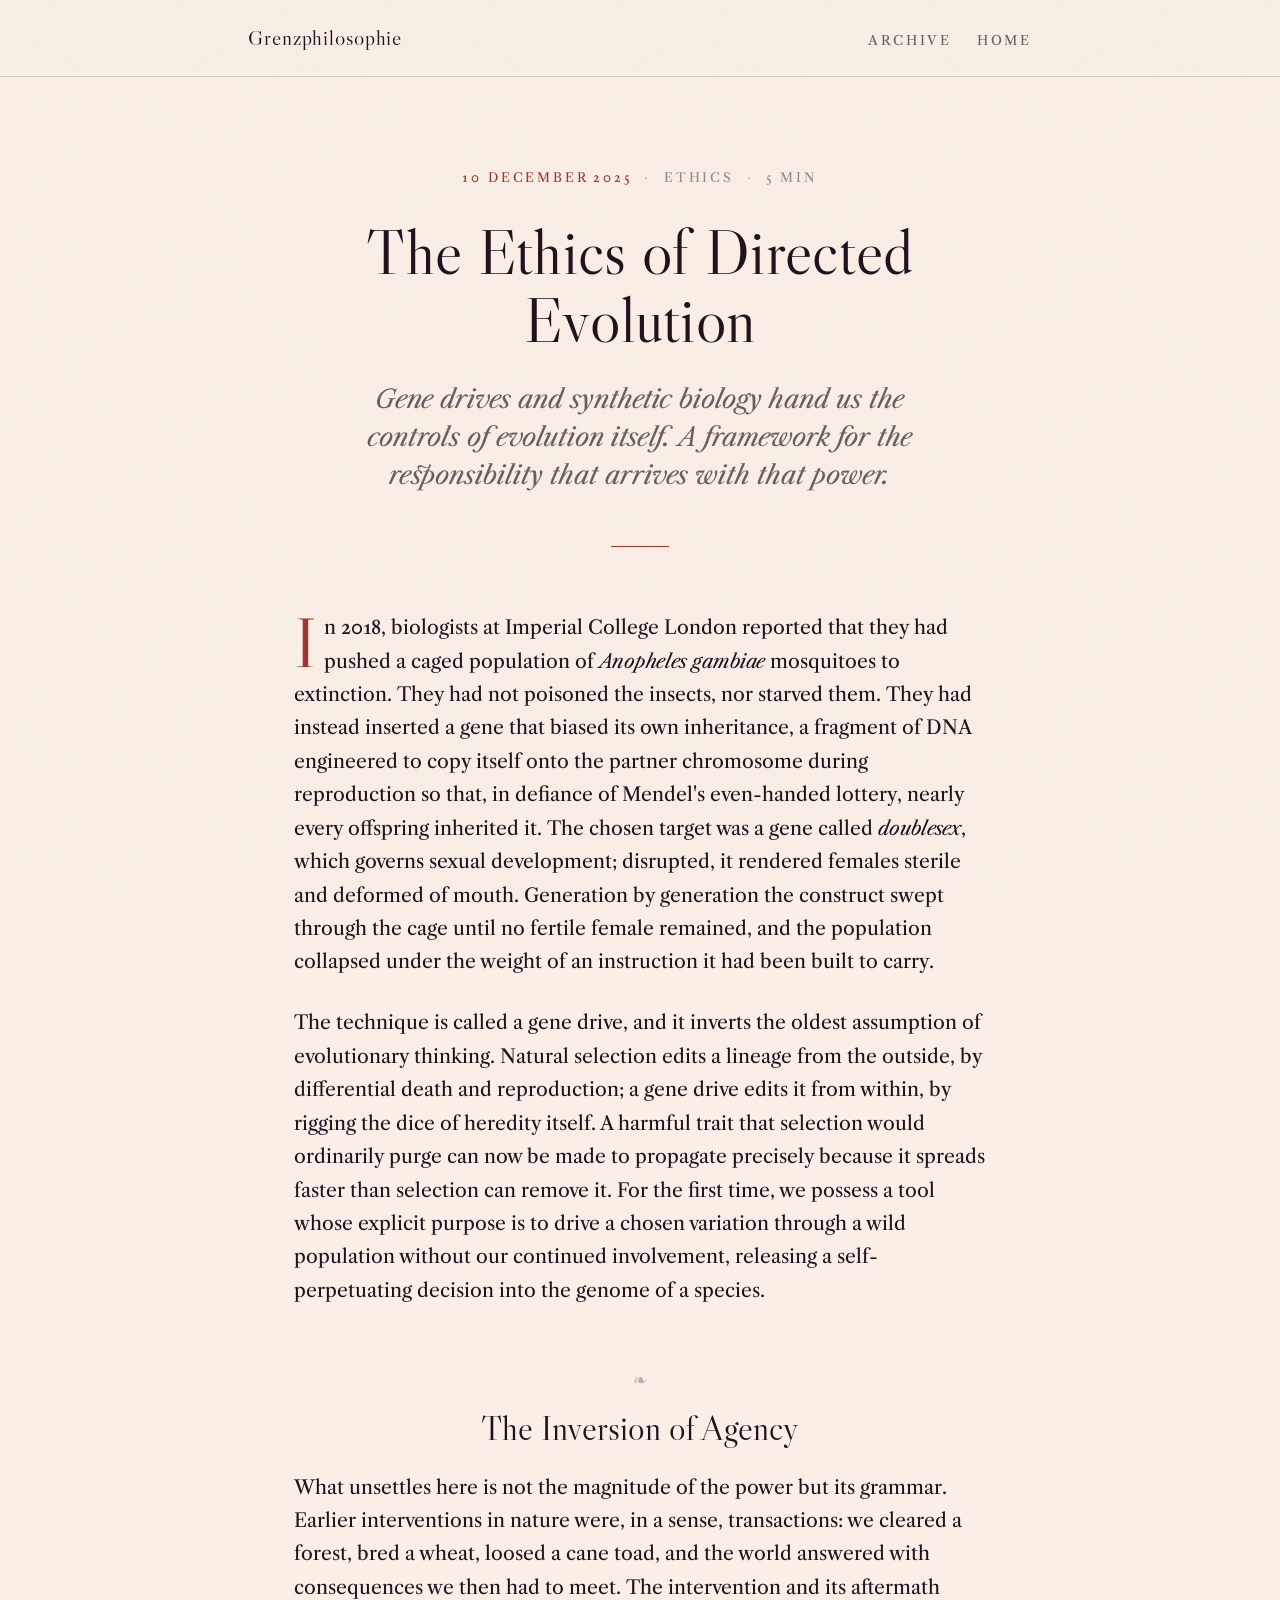
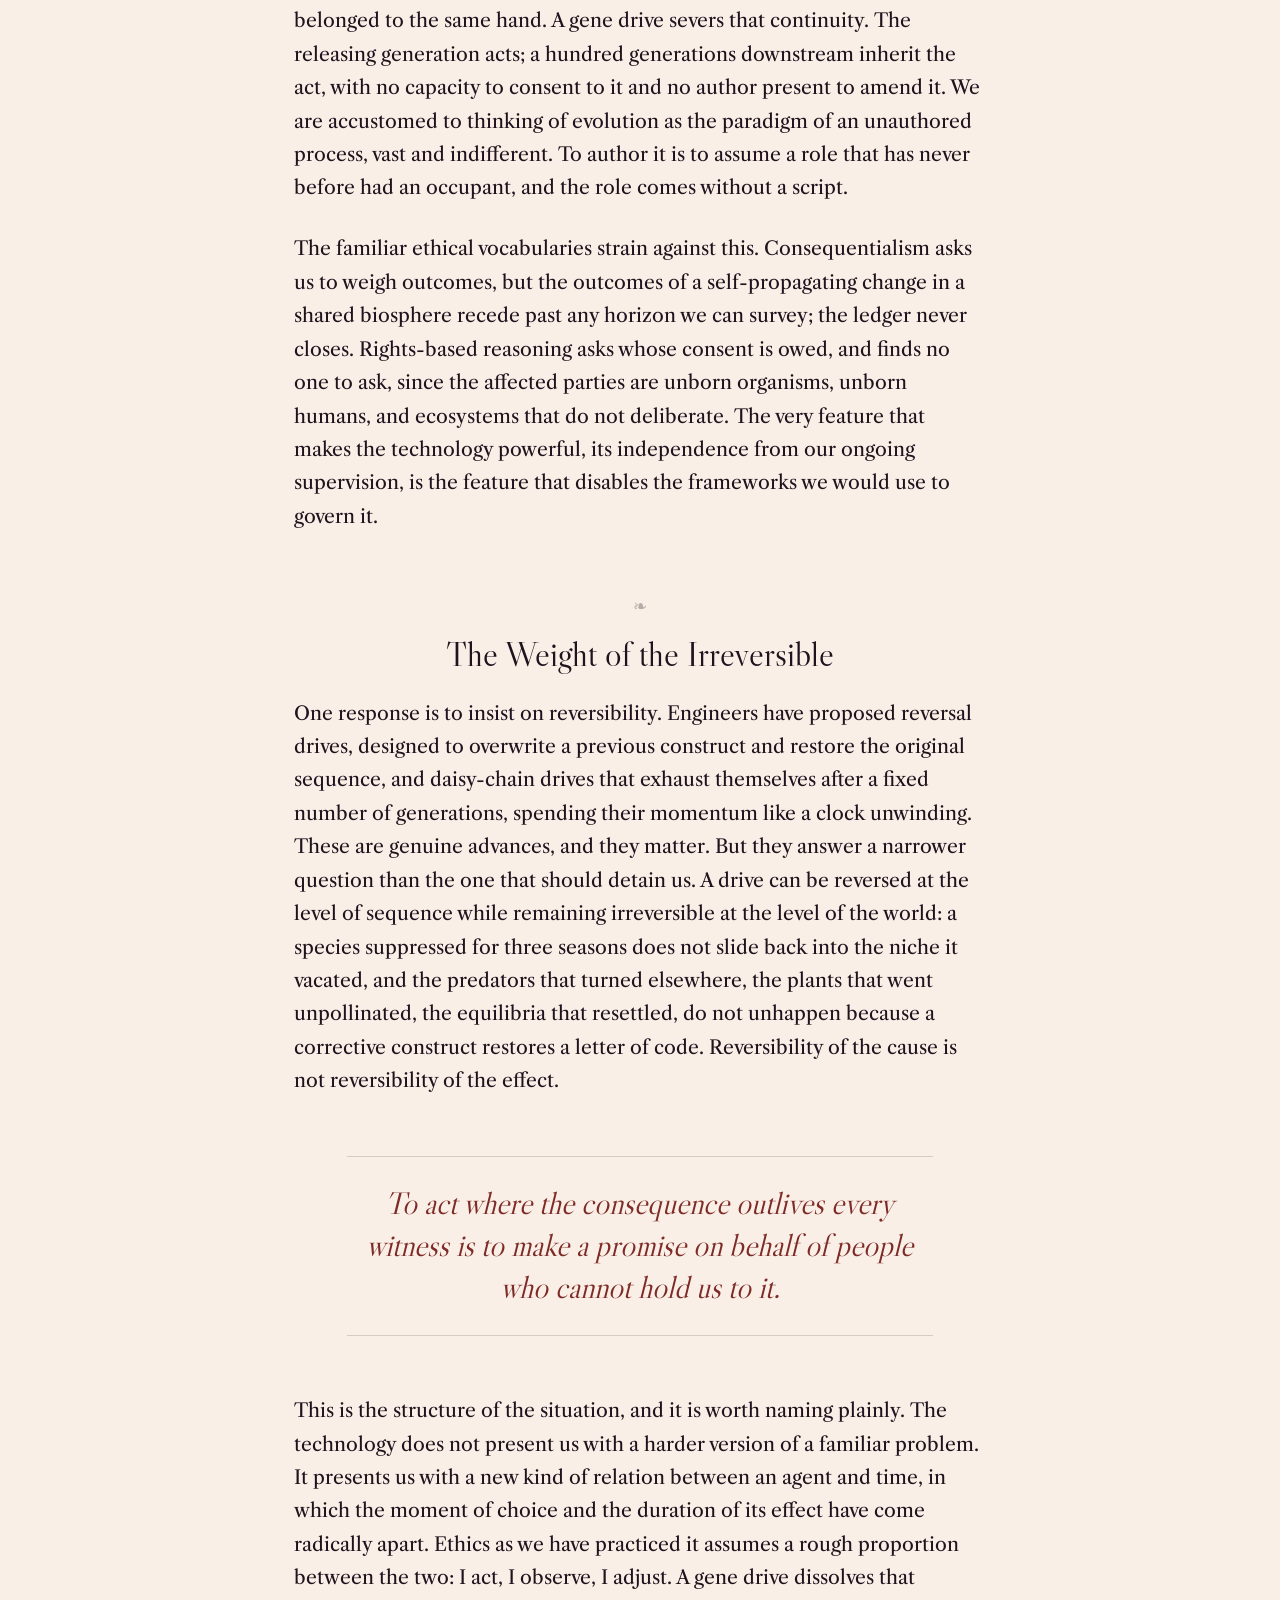
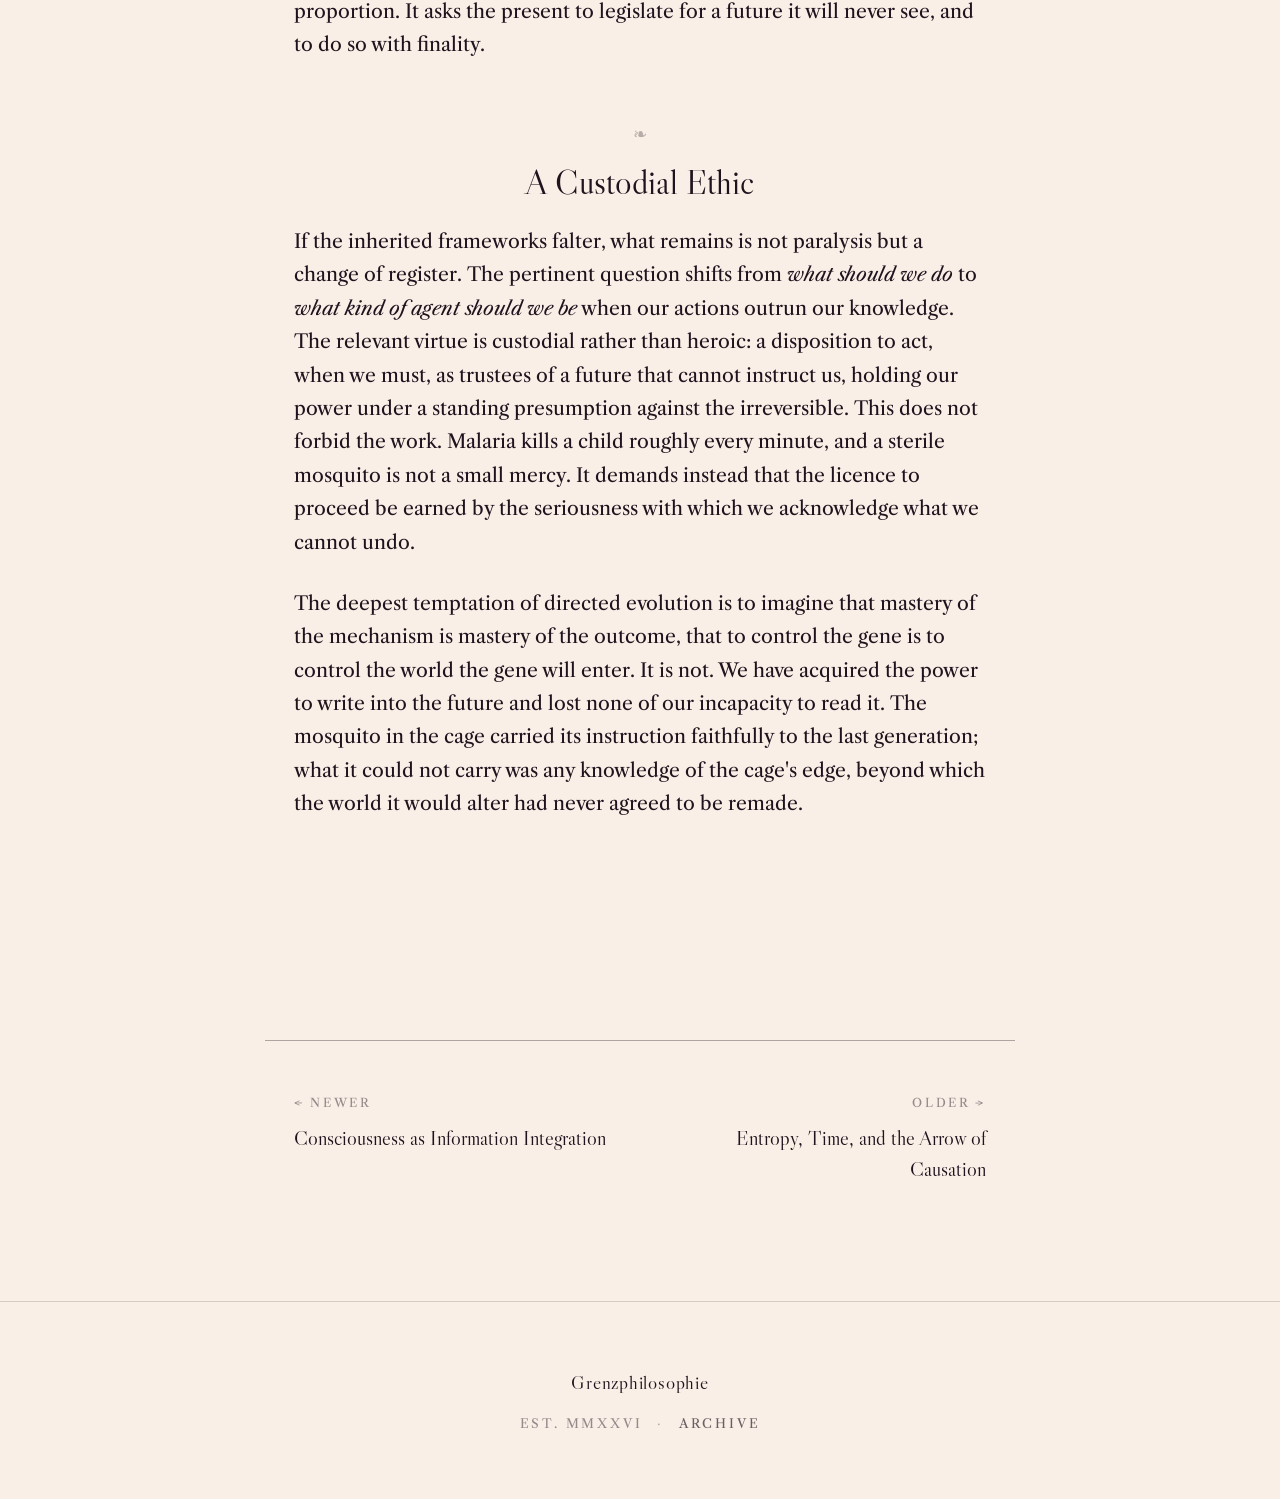
<file: posts/directed-evolution.html>
<!DOCTYPE html>
<html lang="en">
<head>
    <meta charset="UTF-8">
    <meta name="viewport" content="width=device-width, initial-scale=1.0">
    <title>The Ethics of Directed Evolution — Grenzphilosophie</title>
    <meta name="description" content="Gene drives and synthetic biology hand us the controls of evolution itself. A framework for the responsibility that arrives with that power.">
    <meta name="theme-color" content="#F9EFE6">

    <meta property="og:type" content="article">
    <meta property="og:title" content="The Ethics of Directed Evolution">
    <meta property="og:description" content="Gene drives and synthetic biology hand us the controls of evolution itself. A framework for the responsibility that arrives with that power.">
    <meta property="og:url" content="https://grenzphilosophie.com/posts/directed-evolution.html">

    <link rel="preconnect" href="https://fonts.googleapis.com">
    <link rel="preconnect" href="https://fonts.gstatic.com" crossorigin>
    <link href="https://fonts.googleapis.com/css2?family=Libre+Caslon+Display&family=Libre+Caslon+Text:ital,wght@0,400;0,700;1,400&display=swap" rel="stylesheet">
    <link rel="stylesheet" href="../css/style.css">
    <link rel="icon" type="image/svg+xml" href="../favicon.svg">
</head>
<body>
    <div class="progress" id="progress"></div>

    <header class="topbar">
        <div class="topbar__inner">
            <a href="../index.html" class="topbar__mark">Grenzphilosophie</a>
            <nav class="topbar__nav"><a href="../archive.html">Archive</a><a href="../index.html">Home</a></nav>
        </div>
    </header>

    <article class="article">
        <header class="article__header">
            <p class="article__meta">10 December 2025<span>Ethics</span><span>5 min</span></p>
            <h1 class="article__title">The Ethics of Directed Evolution</h1>
            <p class="article__standfirst">Gene drives and synthetic biology hand us the controls of evolution itself. A framework for the responsibility that arrives with that power.</p>
            <div class="article__opener-rule"></div>
        </header>

        <div class="prose">
<p>In 2018, biologists at Imperial College London reported that they had pushed a caged population of <em>Anopheles gambiae</em> mosquitoes to extinction. They had not poisoned the insects, nor starved them. They had instead inserted a gene that biased its own inheritance, a fragment of DNA engineered to copy itself onto the partner chromosome during reproduction so that, in defiance of Mendel's even-handed lottery, nearly every offspring inherited it. The chosen target was a gene called <em>doublesex</em>, which governs sexual development; disrupted, it rendered females sterile and deformed of mouth. Generation by generation the construct swept through the cage until no fertile female remained, and the population collapsed under the weight of an instruction it had been built to carry.</p>

<p>The technique is called a gene drive, and it inverts the oldest assumption of evolutionary thinking. Natural selection edits a lineage from the outside, by differential death and reproduction; a gene drive edits it from within, by rigging the dice of heredity itself. A harmful trait that selection would ordinarily purge can now be made to propagate precisely because it spreads faster than selection can remove it. For the first time, we possess a tool whose explicit purpose is to drive a chosen variation through a wild population without our continued involvement, releasing a self-perpetuating decision into the genome of a species.</p>

<h2>The Inversion of Agency</h2>

<p>What unsettles here is not the magnitude of the power but its grammar. Earlier interventions in nature were, in a sense, transactions: we cleared a forest, bred a wheat, loosed a cane toad, and the world answered with consequences we then had to meet. The intervention and its aftermath belonged to the same hand. A gene drive severs that continuity. The releasing generation acts; a hundred generations downstream inherit the act, with no capacity to consent to it and no author present to amend it. We are accustomed to thinking of evolution as the paradigm of an unauthored process, vast and indifferent. To author it is to assume a role that has never before had an occupant, and the role comes without a script.</p>

<p>The familiar ethical vocabularies strain against this. Consequentialism asks us to weigh outcomes, but the outcomes of a self-propagating change in a shared biosphere recede past any horizon we can survey; the ledger never closes. Rights-based reasoning asks whose consent is owed, and finds no one to ask, since the affected parties are unborn organisms, unborn humans, and ecosystems that do not deliberate. The very feature that makes the technology powerful, its independence from our ongoing supervision, is the feature that disables the frameworks we would use to govern it.</p>

<h2>The Weight of the Irreversible</h2>

<p>One response is to insist on reversibility. Engineers have proposed reversal drives, designed to overwrite a previous construct and restore the original sequence, and daisy-chain drives that exhaust themselves after a fixed number of generations, spending their momentum like a clock unwinding. These are genuine advances, and they matter. But they answer a narrower question than the one that should detain us. A drive can be reversed at the level of sequence while remaining irreversible at the level of the world: a species suppressed for three seasons does not slide back into the niche it vacated, and the predators that turned elsewhere, the plants that went unpollinated, the equilibria that resettled, do not unhappen because a corrective construct restores a letter of code. Reversibility of the cause is not reversibility of the effect.</p>

<blockquote>To act where the consequence outlives every witness is to make a promise on behalf of people who cannot hold us to it.</blockquote>

<p>This is the structure of the situation, and it is worth naming plainly. The technology does not present us with a harder version of a familiar problem. It presents us with a new kind of relation between an agent and time, in which the moment of choice and the duration of its effect have come radically apart. Ethics as we have practiced it assumes a rough proportion between the two: I act, I observe, I adjust. A gene drive dissolves that proportion. It asks the present to legislate for a future it will never see, and to do so with finality.</p>

<h2>A Custodial Ethic</h2>

<p>If the inherited frameworks falter, what remains is not paralysis but a change of register. The pertinent question shifts from <em>what should we do</em> to <em>what kind of agent should we be</em> when our actions outrun our knowledge. The relevant virtue is custodial rather than heroic: a disposition to act, when we must, as trustees of a future that cannot instruct us, holding our power under a standing presumption against the irreversible. This does not forbid the work. Malaria kills a child roughly every minute, and a sterile mosquito is not a small mercy. It demands instead that the licence to proceed be earned by the seriousness with which we acknowledge what we cannot undo.</p>

<p>The deepest temptation of directed evolution is to imagine that mastery of the mechanism is mastery of the outcome, that to control the gene is to control the world the gene will enter. It is not. We have acquired the power to write into the future and lost none of our incapacity to read it. The mosquito in the cage carried its instruction faithfully to the last generation; what it could not carry was any knowledge of the cage's edge, beyond which the world it would alter had never agreed to be remade.</p>
        </div>
    </article>

    <nav class="article__footer">
        <a class="adjacent adjacent--prev" href="consciousness-iit.html"><span class="adjacent__label">← Newer</span><span class="adjacent__title">Consciousness as Information Integration</span></a>
        <a class="adjacent adjacent--next" href="entropy-time.html"><span class="adjacent__label">Older →</span><span class="adjacent__title">Entropy, Time, and the Arrow of Causation</span></a>

    </nav>

    <footer class="site-footer">
        <div class="site-footer__mark">Grenzphilosophie</div>
        <div class="site-footer__line">Est. MMXXVI<span class="site-footer__sep">·</span><a href="../archive.html">Archive</a></div>
    </footer>

    <script>
        var bar = document.getElementById('progress');
        function tick() {
            var h = document.documentElement.scrollHeight - window.innerHeight;
            bar.style.width = (h > 0 ? (window.scrollY / h) * 100 : 0) + '%';
        }
        window.addEventListener('scroll', tick, { passive: true });
        window.addEventListener('resize', tick);
        tick();
    </script>
</body>
</html>
</file>
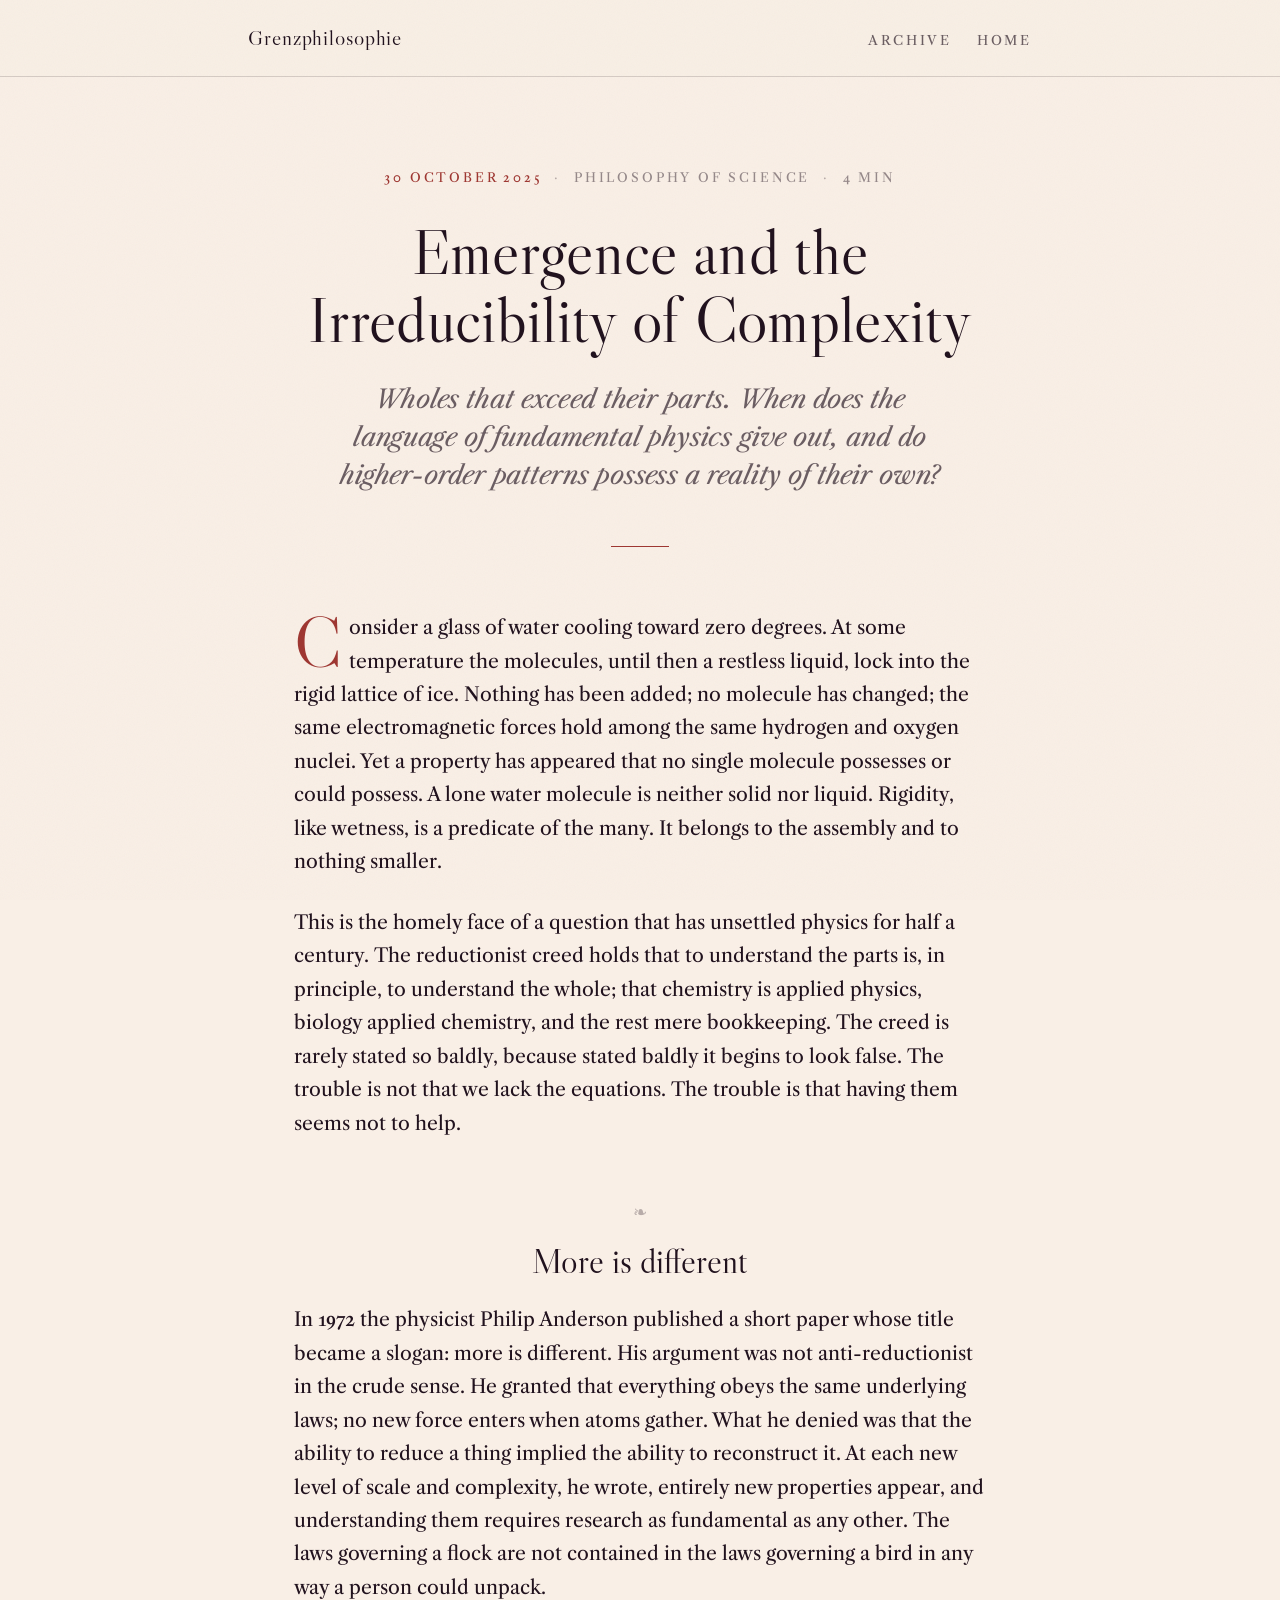
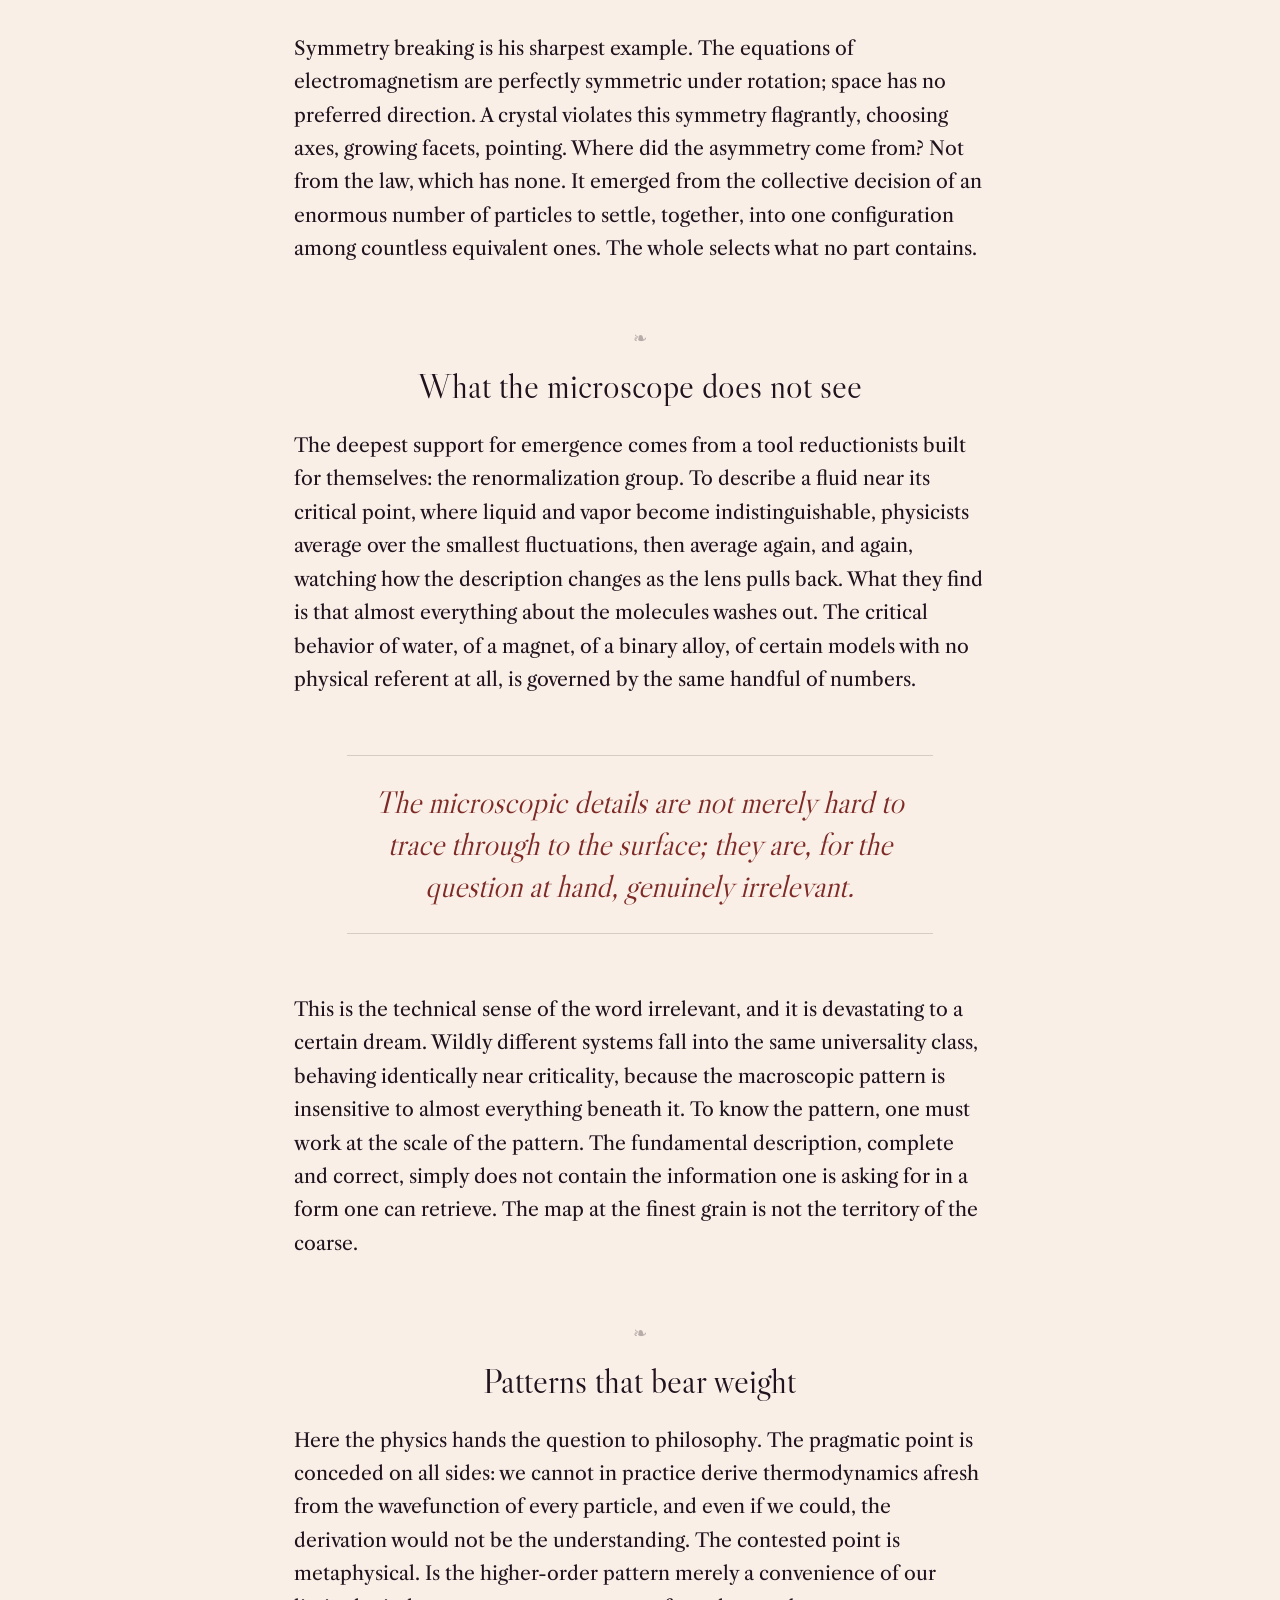
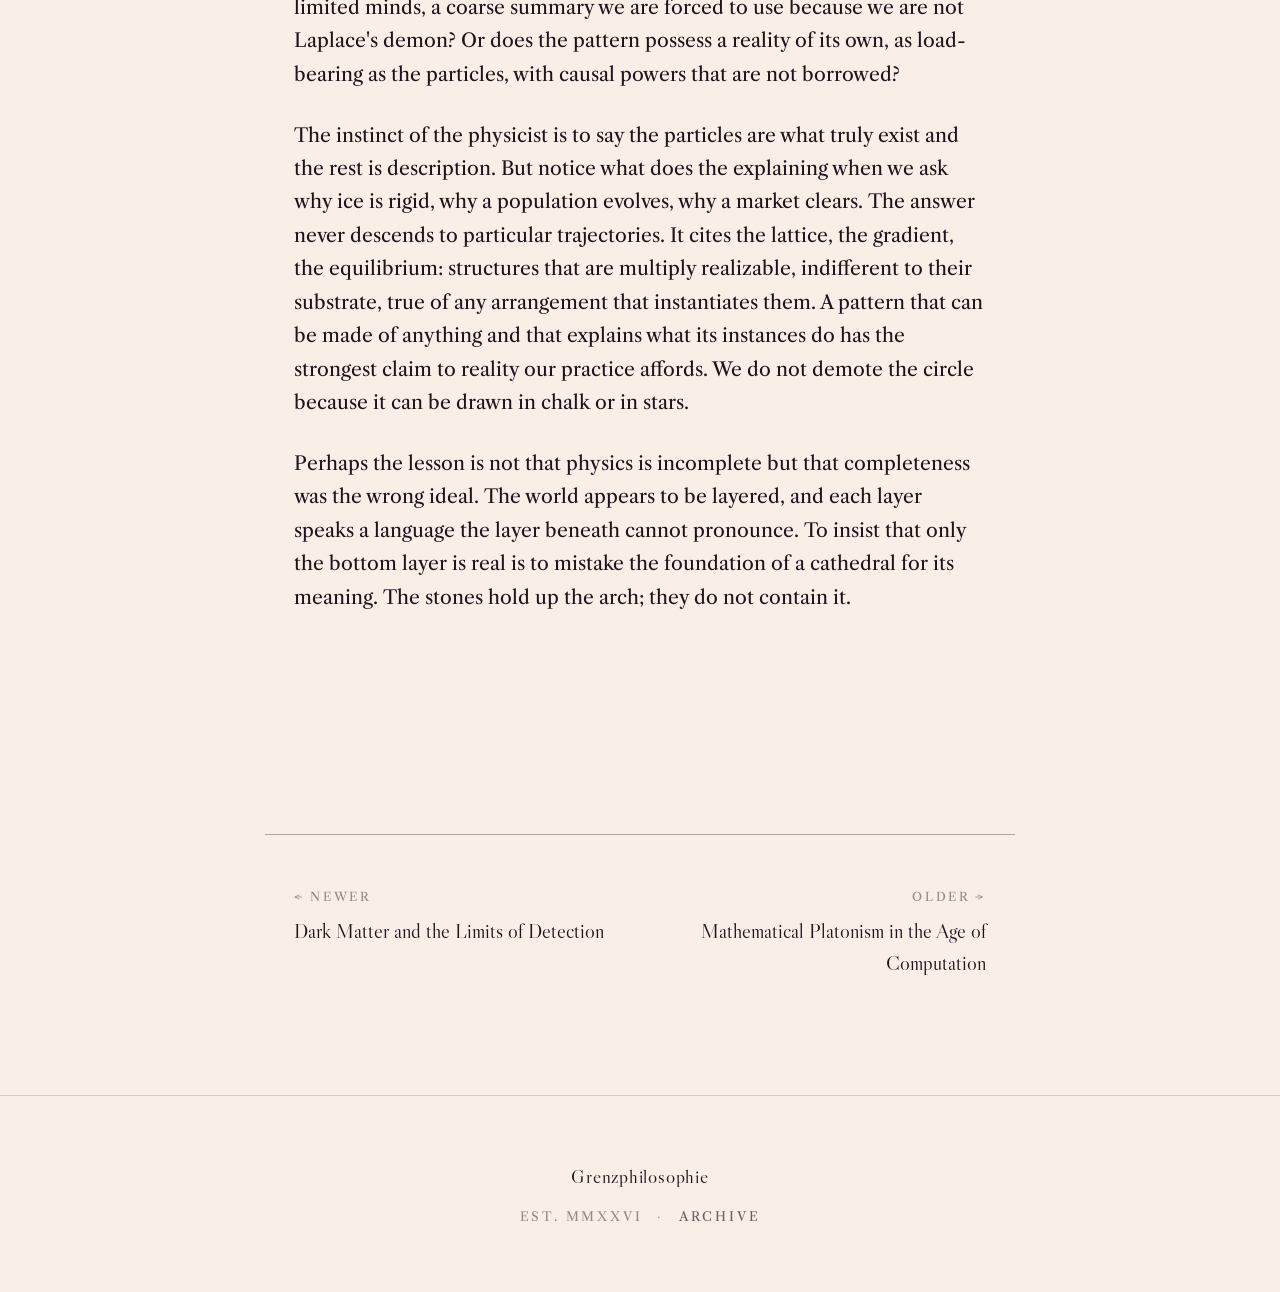
<file: posts/emergence.html>
<!DOCTYPE html>
<html lang="en">
<head>
    <meta charset="UTF-8">
    <meta name="viewport" content="width=device-width, initial-scale=1.0">
    <title>Emergence and the Irreducibility of Complexity — Grenzphilosophie</title>
    <meta name="description" content="Wholes that exceed their parts. When does the language of fundamental physics give out, and do higher-order patterns possess a reality of their own?">
    <meta name="theme-color" content="#F9EFE6">

    <meta property="og:type" content="article">
    <meta property="og:title" content="Emergence and the Irreducibility of Complexity">
    <meta property="og:description" content="Wholes that exceed their parts. When does the language of fundamental physics give out, and do higher-order patterns possess a reality of their own?">
    <meta property="og:url" content="https://grenzphilosophie.com/posts/emergence.html">

    <link rel="preconnect" href="https://fonts.googleapis.com">
    <link rel="preconnect" href="https://fonts.gstatic.com" crossorigin>
    <link href="https://fonts.googleapis.com/css2?family=Libre+Caslon+Display&family=Libre+Caslon+Text:ital,wght@0,400;0,700;1,400&display=swap" rel="stylesheet">
    <link rel="stylesheet" href="../css/style.css">
    <link rel="icon" type="image/svg+xml" href="../favicon.svg">
</head>
<body>
    <div class="progress" id="progress"></div>

    <header class="topbar">
        <div class="topbar__inner">
            <a href="../index.html" class="topbar__mark">Grenzphilosophie</a>
            <nav class="topbar__nav"><a href="../archive.html">Archive</a><a href="../index.html">Home</a></nav>
        </div>
    </header>

    <article class="article">
        <header class="article__header">
            <p class="article__meta">30 October 2025<span>Philosophy of Science</span><span>4 min</span></p>
            <h1 class="article__title">Emergence and the Irreducibility of Complexity</h1>
            <p class="article__standfirst">Wholes that exceed their parts. When does the language of fundamental physics give out, and do higher-order patterns possess a reality of their own?</p>
            <div class="article__opener-rule"></div>
        </header>

        <div class="prose">
<p>Consider a glass of water cooling toward zero degrees. At some temperature the molecules, until then a restless liquid, lock into the rigid lattice of ice. Nothing has been added; no molecule has changed; the same electromagnetic forces hold among the same hydrogen and oxygen nuclei. Yet a property has appeared that no single molecule possesses or could possess. A lone water molecule is neither solid nor liquid. Rigidity, like wetness, is a predicate of the many. It belongs to the assembly and to nothing smaller.</p>

<p>This is the homely face of a question that has unsettled physics for half a century. The reductionist creed holds that to understand the parts is, in principle, to understand the whole; that chemistry is applied physics, biology applied chemistry, and the rest mere bookkeeping. The creed is rarely stated so baldly, because stated baldly it begins to look false. The trouble is not that we lack the equations. The trouble is that having them seems not to help.</p>

<h2>More is different</h2>

<p>In 1972 the physicist Philip Anderson published a short paper whose title became a slogan: more is different. His argument was not anti-reductionist in the crude sense. He granted that everything obeys the same underlying laws; no new force enters when atoms gather. What he denied was that the ability to reduce a thing implied the ability to reconstruct it. At each new level of scale and complexity, he wrote, entirely new properties appear, and understanding them requires research as fundamental as any other. The laws governing a flock are not contained in the laws governing a bird in any way a person could unpack.</p>

<p>Symmetry breaking is his sharpest example. The equations of electromagnetism are perfectly symmetric under rotation; space has no preferred direction. A crystal violates this symmetry flagrantly, choosing axes, growing facets, pointing. Where did the asymmetry come from? Not from the law, which has none. It emerged from the collective decision of an enormous number of particles to settle, together, into one configuration among countless equivalent ones. The whole selects what no part contains.</p>

<h2>What the microscope does not see</h2>

<p>The deepest support for emergence comes from a tool reductionists built for themselves: the renormalization group. To describe a fluid near its critical point, where liquid and vapor become indistinguishable, physicists average over the smallest fluctuations, then average again, and again, watching how the description changes as the lens pulls back. What they find is that almost everything about the molecules washes out. The critical behavior of water, of a magnet, of a binary alloy, of certain models with no physical referent at all, is governed by the same handful of numbers.</p>

<blockquote>The microscopic details are not merely hard to trace through to the surface; they are, for the question at hand, genuinely irrelevant.</blockquote>

<p>This is the technical sense of the word irrelevant, and it is devastating to a certain dream. Wildly different systems fall into the same universality class, behaving identically near criticality, because the macroscopic pattern is insensitive to almost everything beneath it. To know the pattern, one must work at the scale of the pattern. The fundamental description, complete and correct, simply does not contain the information one is asking for in a form one can retrieve. The map at the finest grain is not the territory of the coarse.</p>

<h2>Patterns that bear weight</h2>

<p>Here the physics hands the question to philosophy. The pragmatic point is conceded on all sides: we cannot in practice derive thermodynamics afresh from the wavefunction of every particle, and even if we could, the derivation would not be the understanding. The contested point is metaphysical. Is the higher-order pattern merely a convenience of our limited minds, a coarse summary we are forced to use because we are not Laplace's demon? Or does the pattern possess a reality of its own, as load-bearing as the particles, with causal powers that are not borrowed?</p>

<p>The instinct of the physicist is to say the particles are what truly exist and the rest is description. But notice what does the explaining when we ask why ice is rigid, why a population evolves, why a market clears. The answer never descends to particular trajectories. It cites the lattice, the gradient, the equilibrium: structures that are multiply realizable, indifferent to their substrate, true of any arrangement that instantiates them. A pattern that can be made of anything and that explains what its instances do has the strongest claim to reality our practice affords. We do not demote the circle because it can be drawn in chalk or in stars.</p>

<p>Perhaps the lesson is not that physics is incomplete but that completeness was the wrong ideal. The world appears to be layered, and each layer speaks a language the layer beneath cannot pronounce. To insist that only the bottom layer is real is to mistake the foundation of a cathedral for its meaning. The stones hold up the arch; they do not contain it.</p>
        </div>
    </article>

    <nav class="article__footer">
        <a class="adjacent adjacent--prev" href="dark-matter.html"><span class="adjacent__label">← Newer</span><span class="adjacent__title">Dark Matter and the Limits of Detection</span></a>
        <a class="adjacent adjacent--next" href="mathematical-platonism.html"><span class="adjacent__label">Older →</span><span class="adjacent__title">Mathematical Platonism in the Age of Computation</span></a>

    </nav>

    <footer class="site-footer">
        <div class="site-footer__mark">Grenzphilosophie</div>
        <div class="site-footer__line">Est. MMXXVI<span class="site-footer__sep">·</span><a href="../archive.html">Archive</a></div>
    </footer>

    <script>
        var bar = document.getElementById('progress');
        function tick() {
            var h = document.documentElement.scrollHeight - window.innerHeight;
            bar.style.width = (h > 0 ? (window.scrollY / h) * 100 : 0) + '%';
        }
        window.addEventListener('scroll', tick, { passive: true });
        window.addEventListener('resize', tick);
        tick();
    </script>
</body>
</html>
</file>
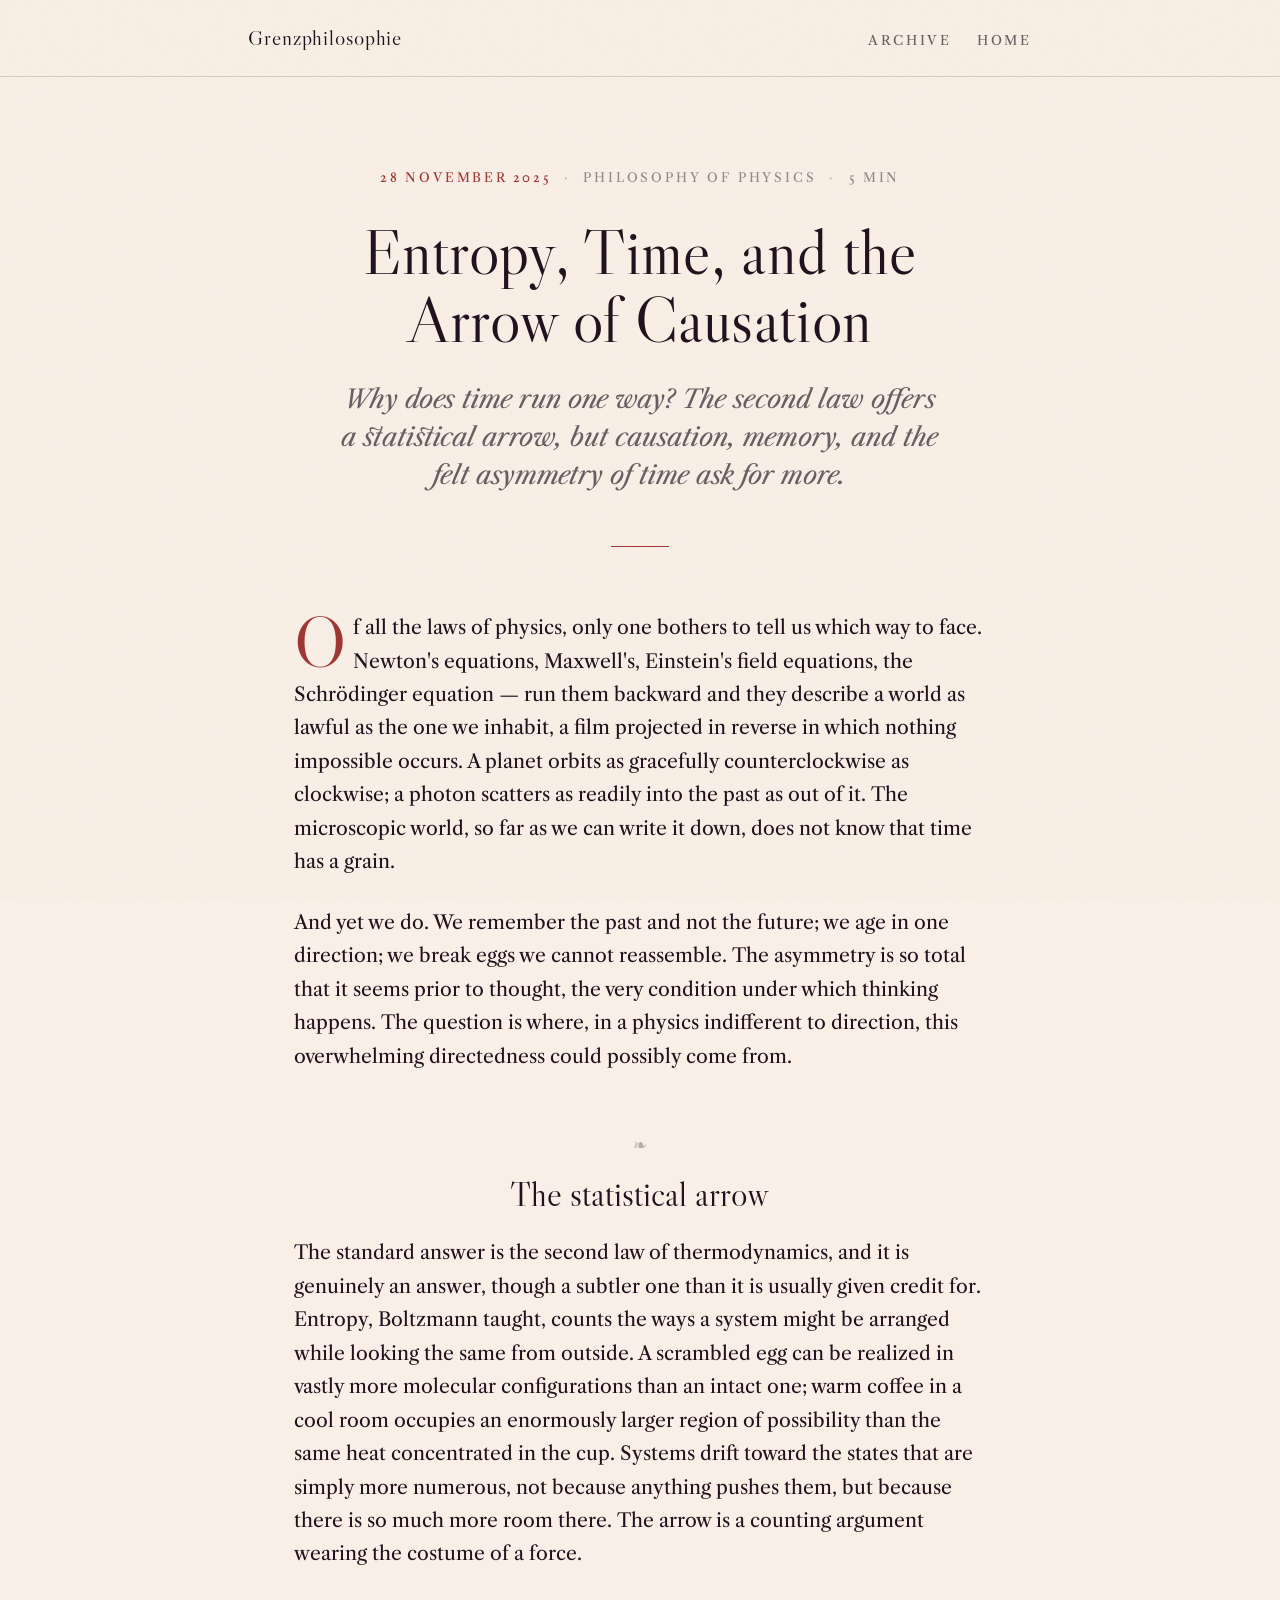
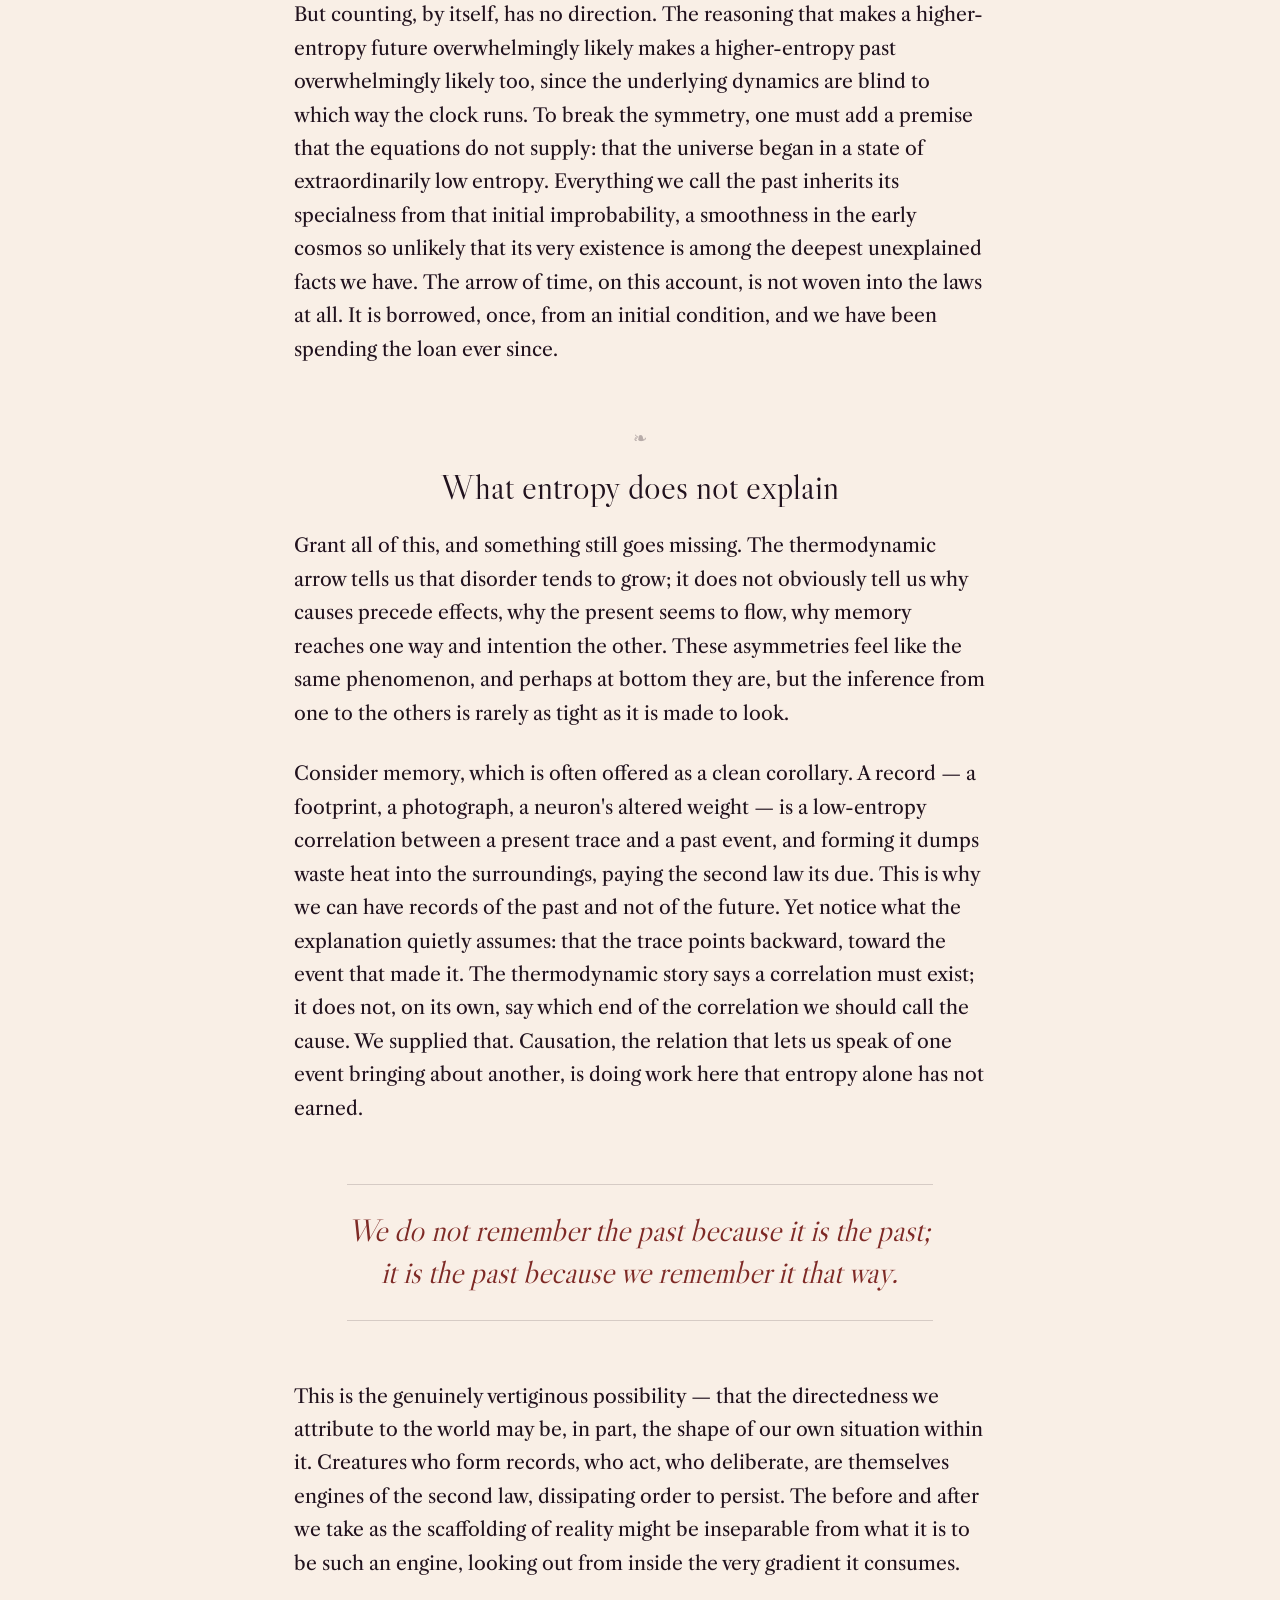
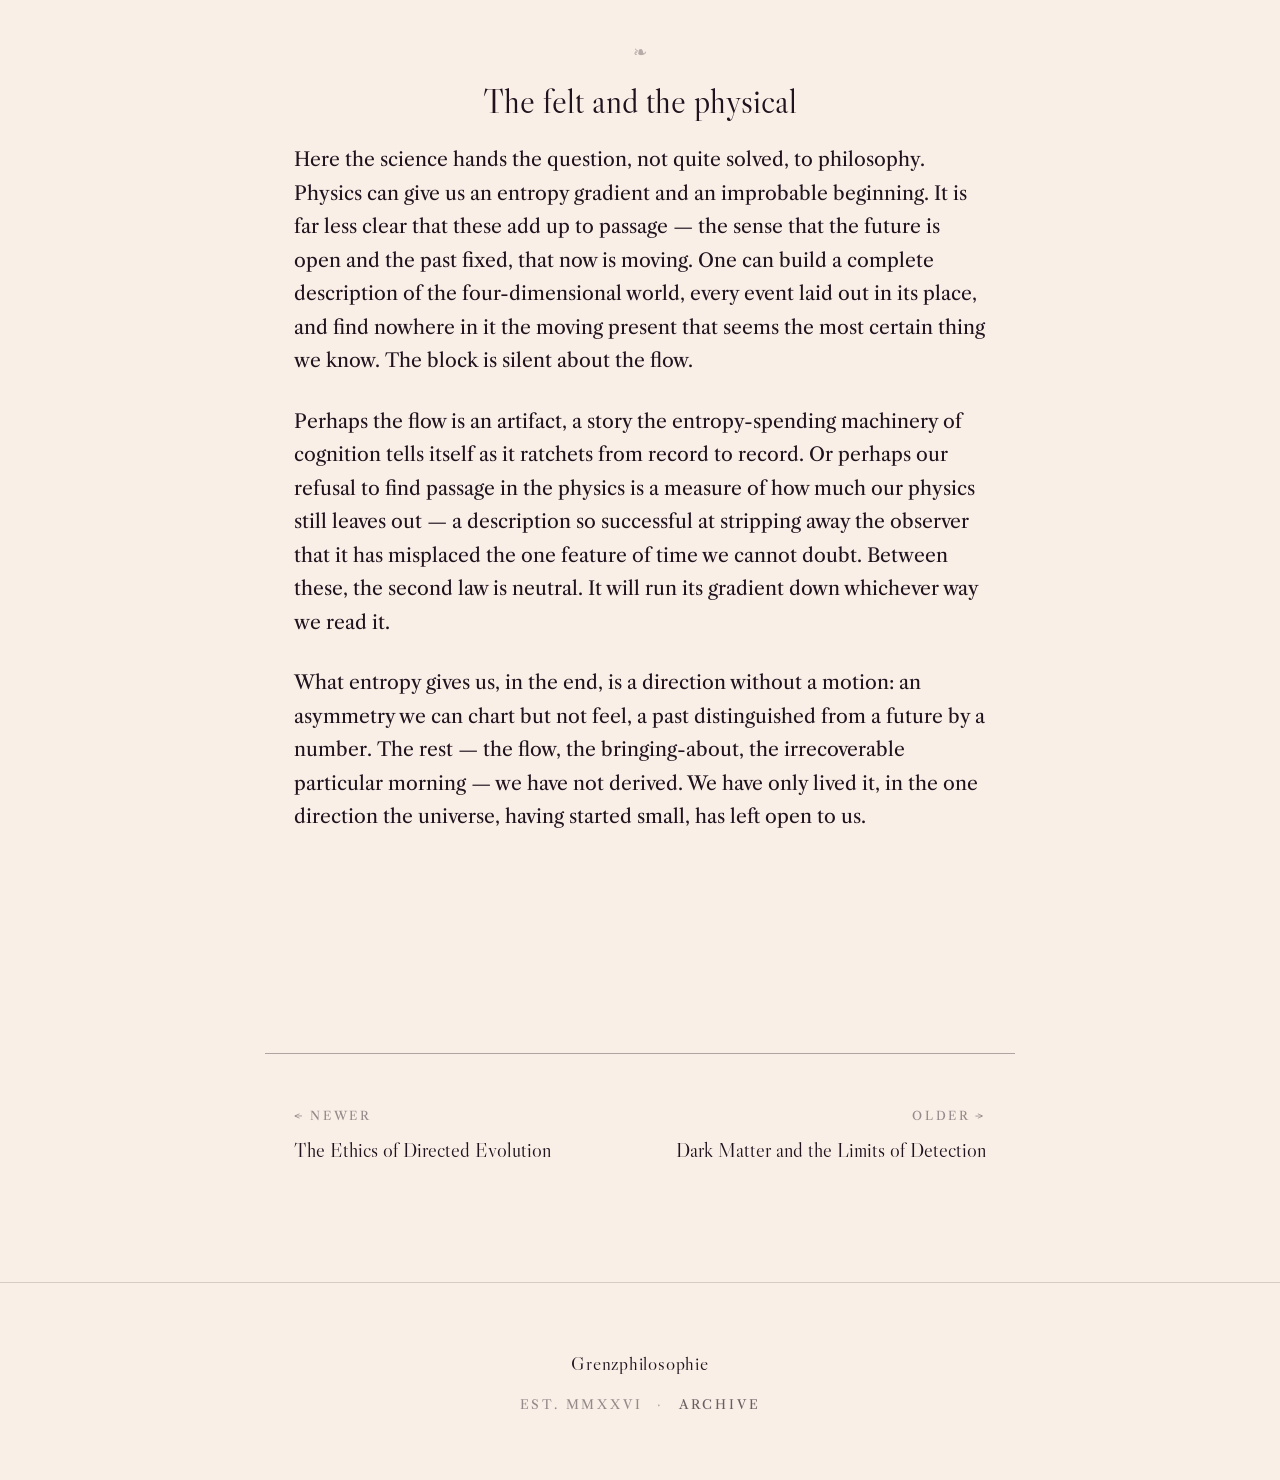
<file: posts/entropy-time.html>
<!DOCTYPE html>
<html lang="en">
<head>
    <meta charset="UTF-8">
    <meta name="viewport" content="width=device-width, initial-scale=1.0">
    <title>Entropy, Time, and the Arrow of Causation — Grenzphilosophie</title>
    <meta name="description" content="Why does time run one way? The second law offers a statistical arrow, but causation, memory, and the felt asymmetry of time ask for more.">
    <meta name="theme-color" content="#F9EFE6">

    <meta property="og:type" content="article">
    <meta property="og:title" content="Entropy, Time, and the Arrow of Causation">
    <meta property="og:description" content="Why does time run one way? The second law offers a statistical arrow, but causation, memory, and the felt asymmetry of time ask for more.">
    <meta property="og:url" content="https://grenzphilosophie.com/posts/entropy-time.html">

    <link rel="preconnect" href="https://fonts.googleapis.com">
    <link rel="preconnect" href="https://fonts.gstatic.com" crossorigin>
    <link href="https://fonts.googleapis.com/css2?family=Libre+Caslon+Display&family=Libre+Caslon+Text:ital,wght@0,400;0,700;1,400&display=swap" rel="stylesheet">
    <link rel="stylesheet" href="../css/style.css">
    <link rel="icon" type="image/svg+xml" href="../favicon.svg">
</head>
<body>
    <div class="progress" id="progress"></div>

    <header class="topbar">
        <div class="topbar__inner">
            <a href="../index.html" class="topbar__mark">Grenzphilosophie</a>
            <nav class="topbar__nav"><a href="../archive.html">Archive</a><a href="../index.html">Home</a></nav>
        </div>
    </header>

    <article class="article">
        <header class="article__header">
            <p class="article__meta">28 November 2025<span>Philosophy of Physics</span><span>5 min</span></p>
            <h1 class="article__title">Entropy, Time, and the Arrow of Causation</h1>
            <p class="article__standfirst">Why does time run one way? The second law offers a statistical arrow, but causation, memory, and the felt asymmetry of time ask for more.</p>
            <div class="article__opener-rule"></div>
        </header>

        <div class="prose">
<p>Of all the laws of physics, only one bothers to tell us which way to face. Newton's equations, Maxwell's, Einstein's field equations, the Schrödinger equation — run them backward and they describe a world as lawful as the one we inhabit, a film projected in reverse in which nothing impossible occurs. A planet orbits as gracefully counterclockwise as clockwise; a photon scatters as readily into the past as out of it. The microscopic world, so far as we can write it down, does not know that time has a grain.</p>

<p>And yet we do. We remember the past and not the future; we age in one direction; we break eggs we cannot reassemble. The asymmetry is so total that it seems prior to thought, the very condition under which thinking happens. The question is where, in a physics indifferent to direction, this overwhelming directedness could possibly come from.</p>

<h2>The statistical arrow</h2>

<p>The standard answer is the second law of thermodynamics, and it is genuinely an answer, though a subtler one than it is usually given credit for. Entropy, Boltzmann taught, counts the ways a system might be arranged while looking the same from outside. A scrambled egg can be realized in vastly more molecular configurations than an intact one; warm coffee in a cool room occupies an enormously larger region of possibility than the same heat concentrated in the cup. Systems drift toward the states that are simply more numerous, not because anything pushes them, but because there is so much more room there. The arrow is a counting argument wearing the costume of a force.</p>

<p>But counting, by itself, has no direction. The reasoning that makes a higher-entropy future overwhelmingly likely makes a higher-entropy past overwhelmingly likely too, since the underlying dynamics are blind to which way the clock runs. To break the symmetry, one must add a premise that the equations do not supply: that the universe began in a state of extraordinarily low entropy. Everything we call the past inherits its specialness from that initial improbability, a smoothness in the early cosmos so unlikely that its very existence is among the deepest unexplained facts we have. The arrow of time, on this account, is not woven into the laws at all. It is borrowed, once, from an initial condition, and we have been spending the loan ever since.</p>

<h2>What entropy does not explain</h2>

<p>Grant all of this, and something still goes missing. The thermodynamic arrow tells us that disorder tends to grow; it does not obviously tell us why causes precede effects, why the present seems to flow, why memory reaches one way and intention the other. These asymmetries feel like the same phenomenon, and perhaps at bottom they are, but the inference from one to the others is rarely as tight as it is made to look.</p>

<p>Consider memory, which is often offered as a clean corollary. A record — a footprint, a photograph, a neuron's altered weight — is a low-entropy correlation between a present trace and a past event, and forming it dumps waste heat into the surroundings, paying the second law its due. This is why we can have records of the past and not of the future. Yet notice what the explanation quietly assumes: that the trace points backward, toward the event that made it. The thermodynamic story says a correlation must exist; it does not, on its own, say which end of the correlation we should call the cause. We supplied that. Causation, the relation that lets us speak of one event bringing about another, is doing work here that entropy alone has not earned.</p>

<blockquote>We do not remember the past because it is the past; it is the past because we remember it that way.</blockquote>

<p>This is the genuinely vertiginous possibility — that the directedness we attribute to the world may be, in part, the shape of our own situation within it. Creatures who form records, who act, who deliberate, are themselves engines of the second law, dissipating order to persist. The before and after we take as the scaffolding of reality might be inseparable from what it is to be such an engine, looking out from inside the very gradient it consumes.</p>

<h2>The felt and the physical</h2>

<p>Here the science hands the question, not quite solved, to philosophy. Physics can give us an entropy gradient and an improbable beginning. It is far less clear that these add up to passage — the sense that the future is open and the past fixed, that now is moving. One can build a complete description of the four-dimensional world, every event laid out in its place, and find nowhere in it the moving present that seems the most certain thing we know. The block is silent about the flow.</p>

<p>Perhaps the flow is an artifact, a story the entropy-spending machinery of cognition tells itself as it ratchets from record to record. Or perhaps our refusal to find passage in the physics is a measure of how much our physics still leaves out — a description so successful at stripping away the observer that it has misplaced the one feature of time we cannot doubt. Between these, the second law is neutral. It will run its gradient down whichever way we read it.</p>

<p>What entropy gives us, in the end, is a direction without a motion: an asymmetry we can chart but not feel, a past distinguished from a future by a number. The rest — the flow, the bringing-about, the irrecoverable particular morning — we have not derived. We have only lived it, in the one direction the universe, having started small, has left open to us.</p>
        </div>
    </article>

    <nav class="article__footer">
        <a class="adjacent adjacent--prev" href="directed-evolution.html"><span class="adjacent__label">← Newer</span><span class="adjacent__title">The Ethics of Directed Evolution</span></a>
        <a class="adjacent adjacent--next" href="dark-matter.html"><span class="adjacent__label">Older →</span><span class="adjacent__title">Dark Matter and the Limits of Detection</span></a>

    </nav>

    <footer class="site-footer">
        <div class="site-footer__mark">Grenzphilosophie</div>
        <div class="site-footer__line">Est. MMXXVI<span class="site-footer__sep">·</span><a href="../archive.html">Archive</a></div>
    </footer>

    <script>
        var bar = document.getElementById('progress');
        function tick() {
            var h = document.documentElement.scrollHeight - window.innerHeight;
            bar.style.width = (h > 0 ? (window.scrollY / h) * 100 : 0) + '%';
        }
        window.addEventListener('scroll', tick, { passive: true });
        window.addEventListener('resize', tick);
        tick();
    </script>
</body>
</html>
</file>
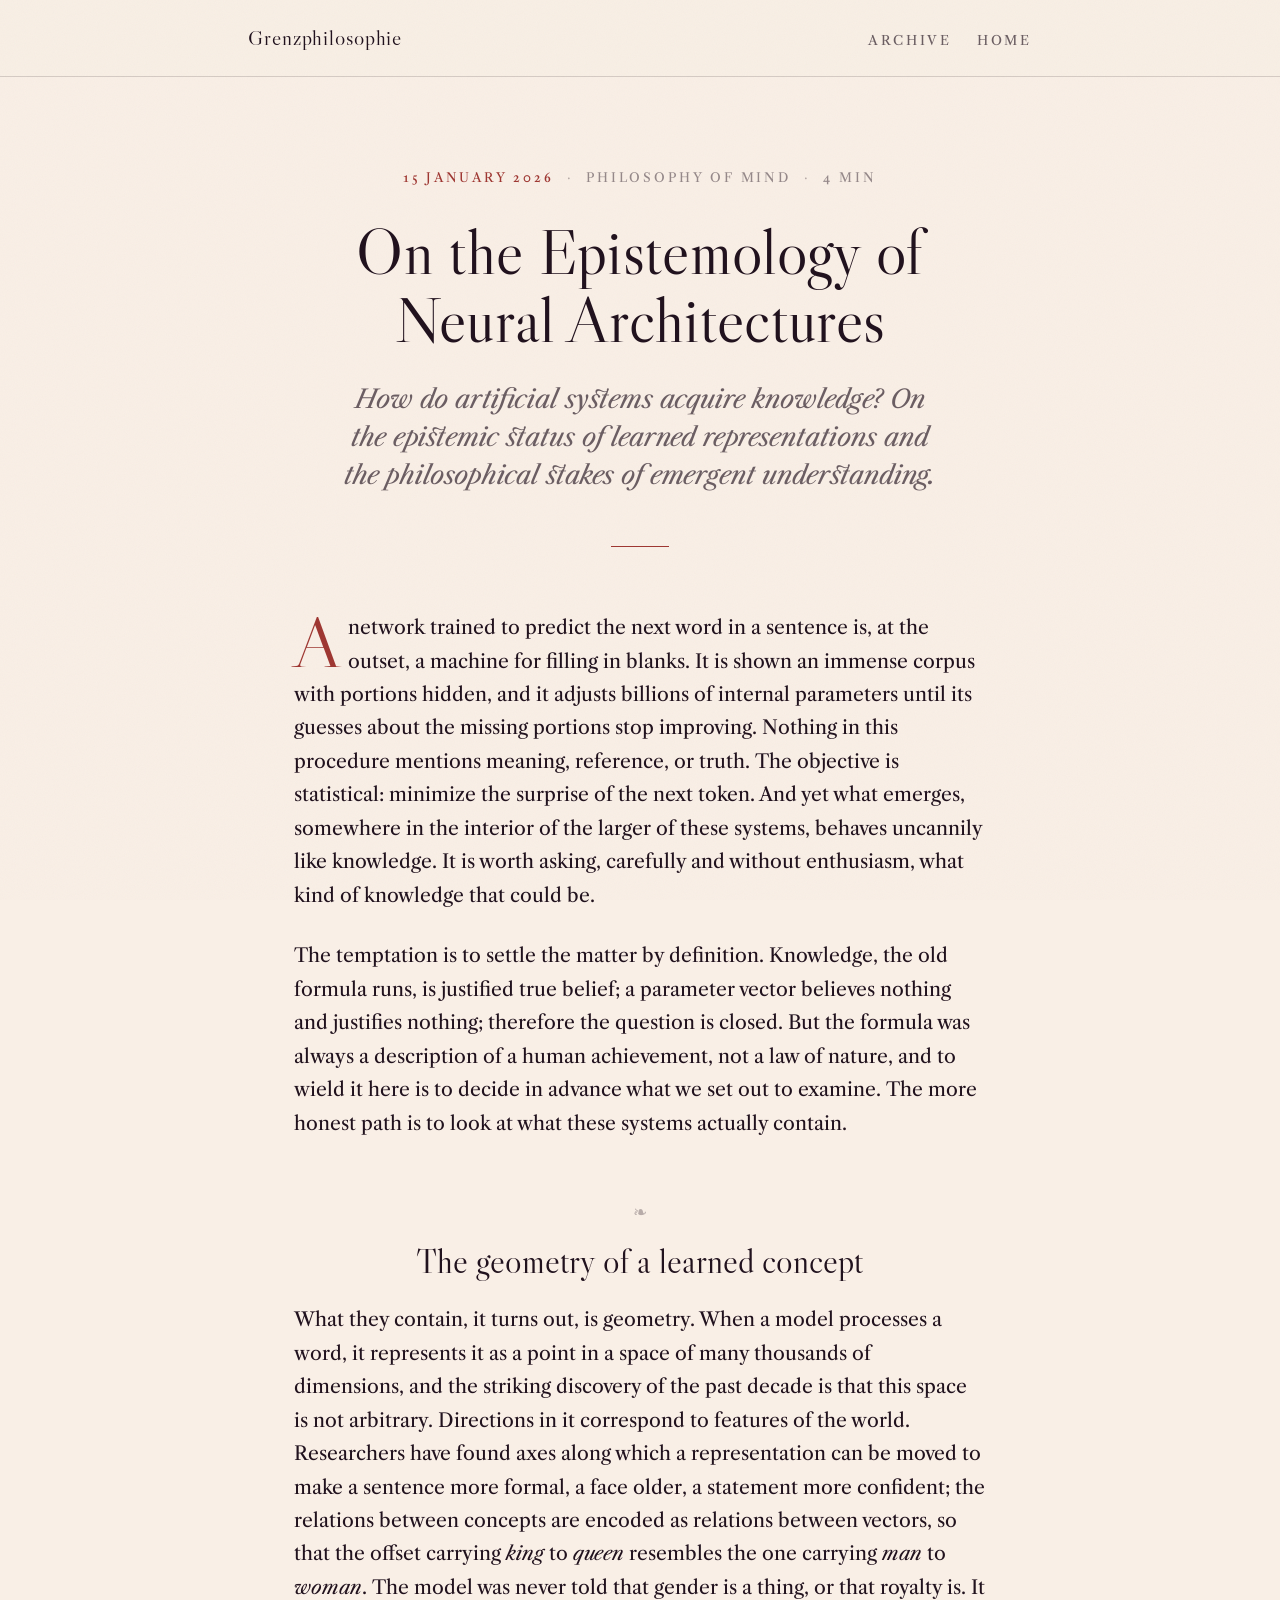
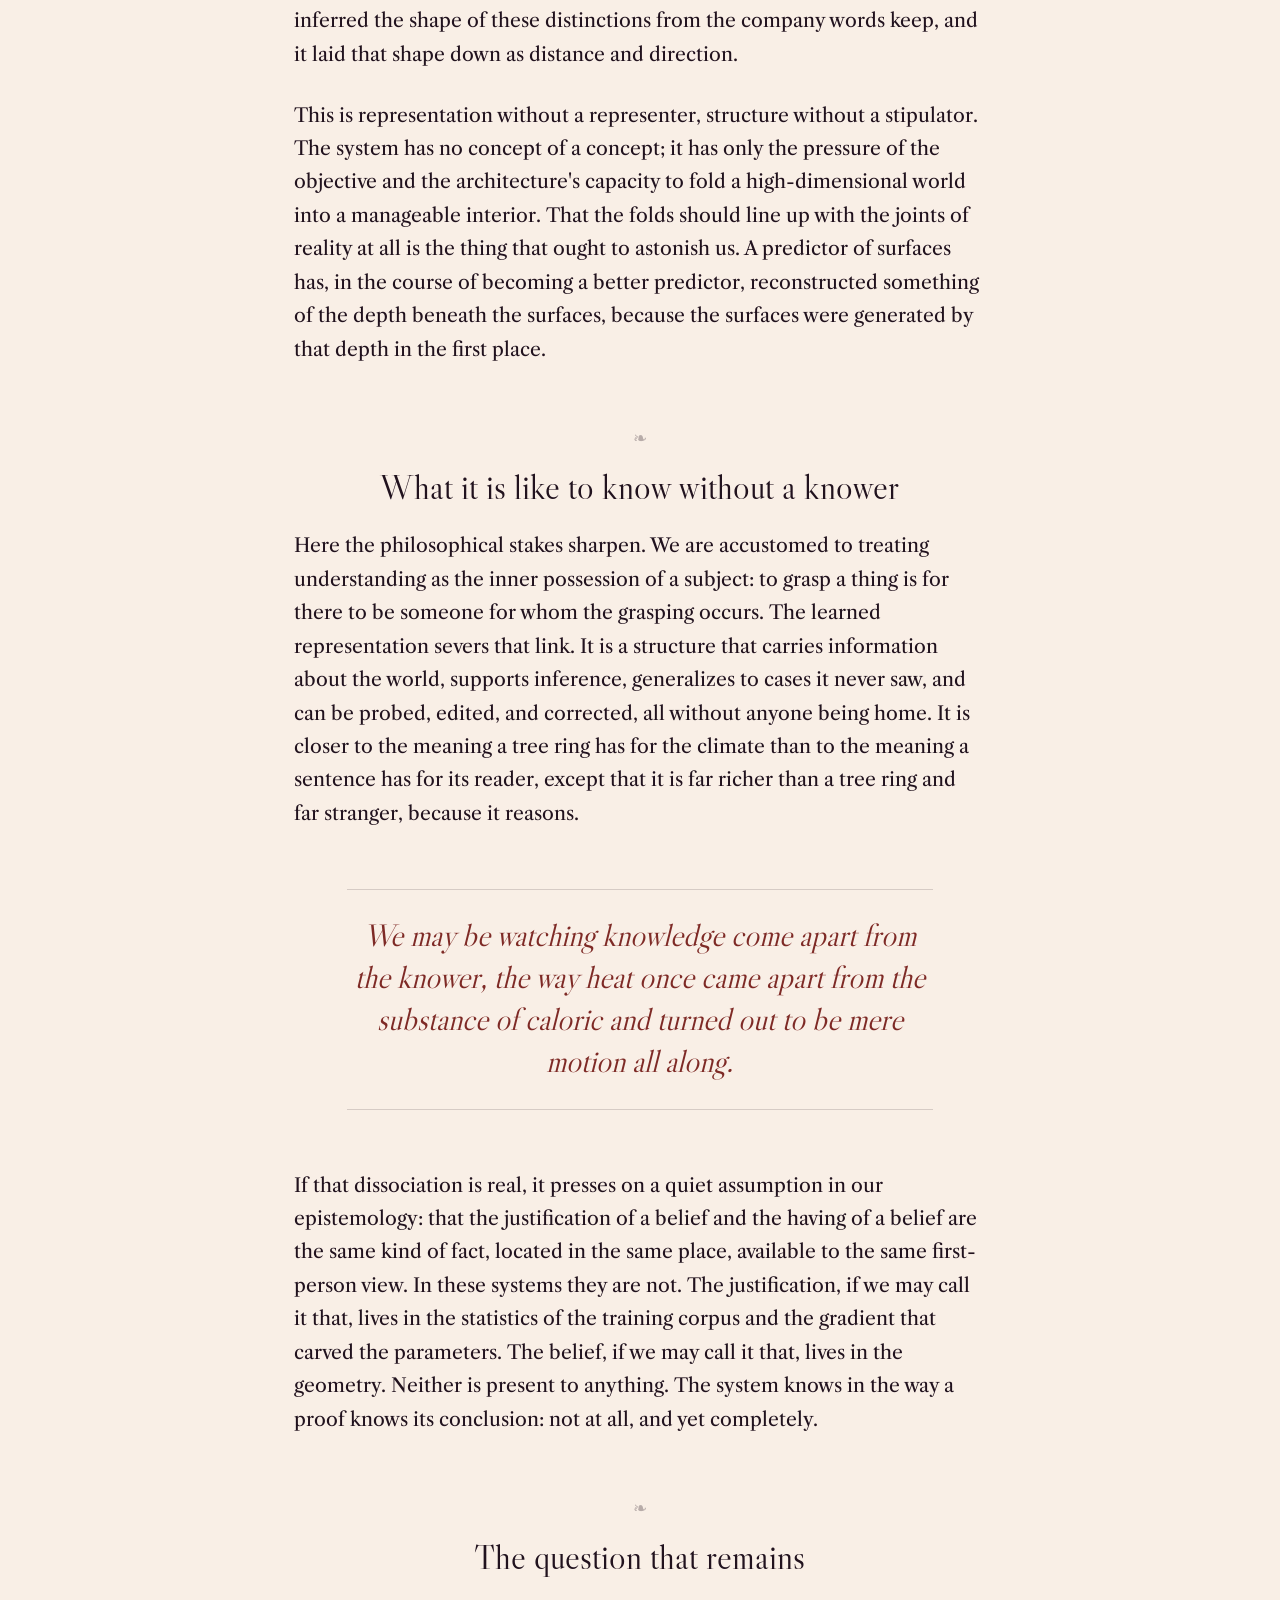
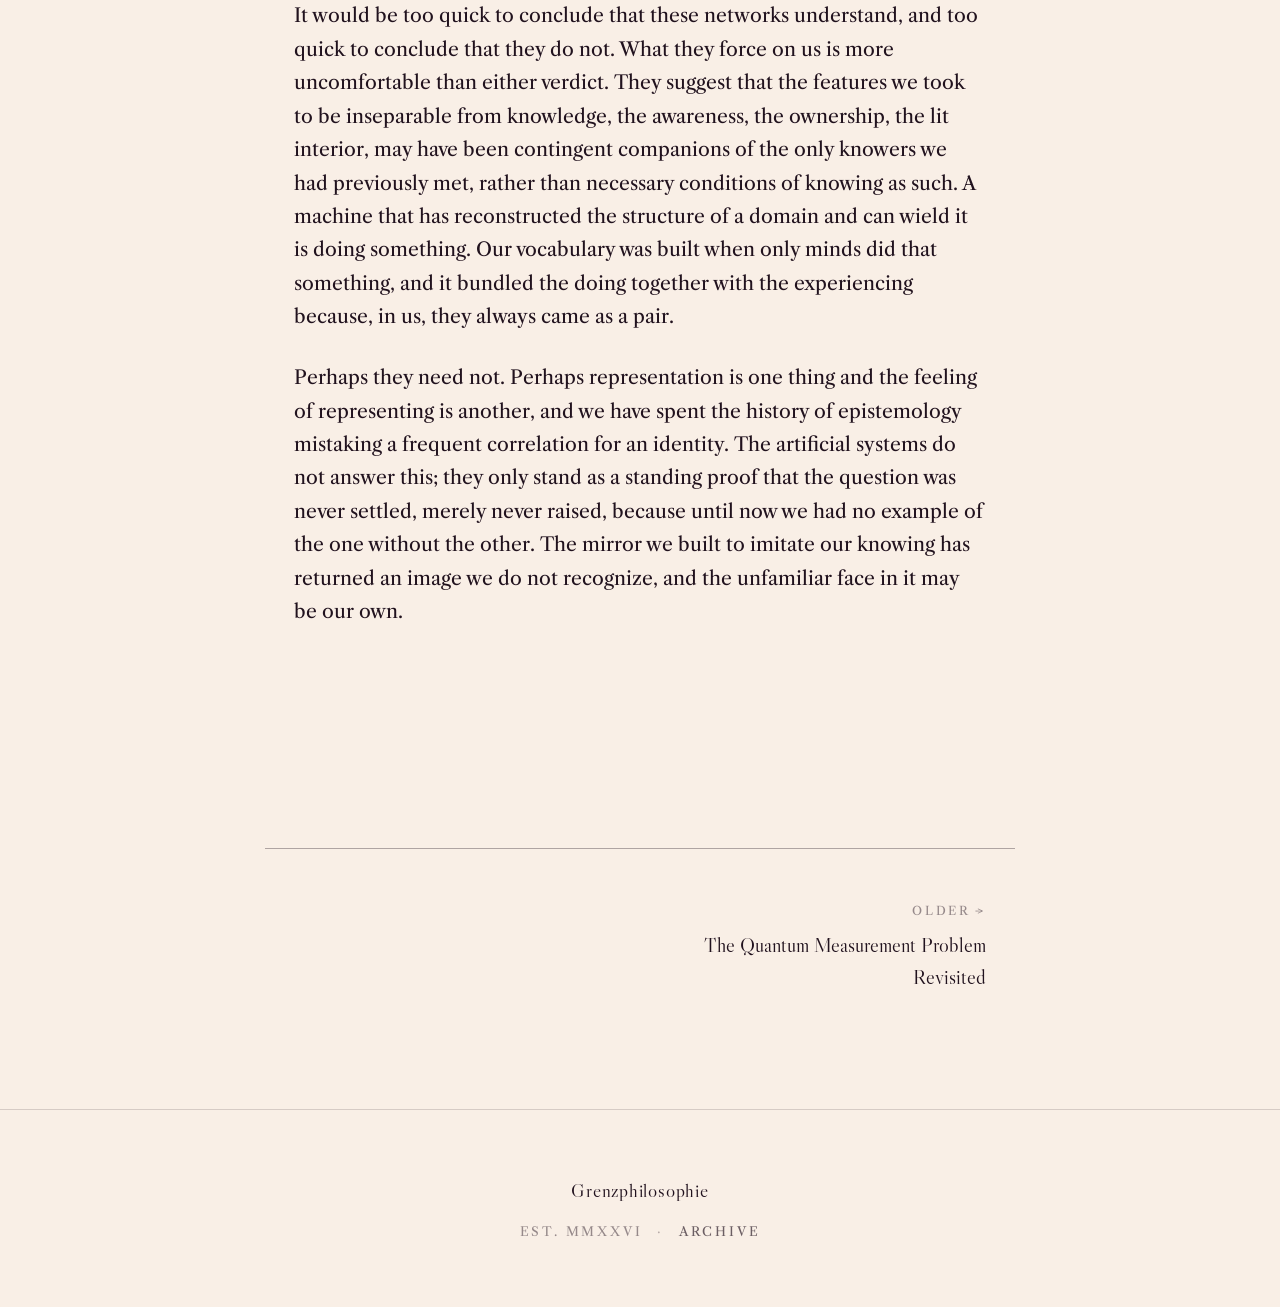
<file: posts/epistemology-neural.html>
<!DOCTYPE html>
<html lang="en">
<head>
    <meta charset="UTF-8">
    <meta name="viewport" content="width=device-width, initial-scale=1.0">
    <title>On the Epistemology of Neural Architectures — Grenzphilosophie</title>
    <meta name="description" content="How do artificial systems acquire knowledge? On the epistemic status of learned representations and the philosophical stakes of emergent understanding.">
    <meta name="theme-color" content="#F9EFE6">

    <meta property="og:type" content="article">
    <meta property="og:title" content="On the Epistemology of Neural Architectures">
    <meta property="og:description" content="How do artificial systems acquire knowledge? On the epistemic status of learned representations and the philosophical stakes of emergent understanding.">
    <meta property="og:url" content="https://grenzphilosophie.com/posts/epistemology-neural.html">

    <link rel="preconnect" href="https://fonts.googleapis.com">
    <link rel="preconnect" href="https://fonts.gstatic.com" crossorigin>
    <link href="https://fonts.googleapis.com/css2?family=Libre+Caslon+Display&family=Libre+Caslon+Text:ital,wght@0,400;0,700;1,400&display=swap" rel="stylesheet">
    <link rel="stylesheet" href="../css/style.css">
    <link rel="icon" type="image/svg+xml" href="../favicon.svg">
</head>
<body>
    <div class="progress" id="progress"></div>

    <header class="topbar">
        <div class="topbar__inner">
            <a href="../index.html" class="topbar__mark">Grenzphilosophie</a>
            <nav class="topbar__nav"><a href="../archive.html">Archive</a><a href="../index.html">Home</a></nav>
        </div>
    </header>

    <article class="article">
        <header class="article__header">
            <p class="article__meta">15 January 2026<span>Philosophy of Mind</span><span>4 min</span></p>
            <h1 class="article__title">On the Epistemology of Neural Architectures</h1>
            <p class="article__standfirst">How do artificial systems acquire knowledge? On the epistemic status of learned representations and the philosophical stakes of emergent understanding.</p>
            <div class="article__opener-rule"></div>
        </header>

        <div class="prose">
<p>A network trained to predict the next word in a sentence is, at the outset, a machine for filling in blanks. It is shown an immense corpus with portions hidden, and it adjusts billions of internal parameters until its guesses about the missing portions stop improving. Nothing in this procedure mentions meaning, reference, or truth. The objective is statistical: minimize the surprise of the next token. And yet what emerges, somewhere in the interior of the larger of these systems, behaves uncannily like knowledge. It is worth asking, carefully and without enthusiasm, what kind of knowledge that could be.</p>
<p>The temptation is to settle the matter by definition. Knowledge, the old formula runs, is justified true belief; a parameter vector believes nothing and justifies nothing; therefore the question is closed. But the formula was always a description of a human achievement, not a law of nature, and to wield it here is to decide in advance what we set out to examine. The more honest path is to look at what these systems actually contain.</p>

<h2>The geometry of a learned concept</h2>
<p>What they contain, it turns out, is geometry. When a model processes a word, it represents it as a point in a space of many thousands of dimensions, and the striking discovery of the past decade is that this space is not arbitrary. Directions in it correspond to features of the world. Researchers have found axes along which a representation can be moved to make a sentence more formal, a face older, a statement more confident; the relations between concepts are encoded as relations between vectors, so that the offset carrying <em>king</em> to <em>queen</em> resembles the one carrying <em>man</em> to <em>woman</em>. The model was never told that gender is a thing, or that royalty is. It inferred the shape of these distinctions from the company words keep, and it laid that shape down as distance and direction.</p>
<p>This is representation without a representer, structure without a stipulator. The system has no concept of a concept; it has only the pressure of the objective and the architecture's capacity to fold a high-dimensional world into a manageable interior. That the folds should line up with the joints of reality at all is the thing that ought to astonish us. A predictor of surfaces has, in the course of becoming a better predictor, reconstructed something of the depth beneath the surfaces, because the surfaces were generated by that depth in the first place.</p>

<h2>What it is like to know without a knower</h2>
<p>Here the philosophical stakes sharpen. We are accustomed to treating understanding as the inner possession of a subject: to grasp a thing is for there to be someone for whom the grasping occurs. The learned representation severs that link. It is a structure that carries information about the world, supports inference, generalizes to cases it never saw, and can be probed, edited, and corrected, all without anyone being home. It is closer to the meaning a tree ring has for the climate than to the meaning a sentence has for its reader, except that it is far richer than a tree ring and far stranger, because it reasons.</p>
<blockquote>We may be watching knowledge come apart from the knower, the way heat once came apart from the substance of caloric and turned out to be mere motion all along.</blockquote>
<p>If that dissociation is real, it presses on a quiet assumption in our epistemology: that the justification of a belief and the having of a belief are the same kind of fact, located in the same place, available to the same first-person view. In these systems they are not. The justification, if we may call it that, lives in the statistics of the training corpus and the gradient that carved the parameters. The belief, if we may call it that, lives in the geometry. Neither is present to anything. The system knows in the way a proof knows its conclusion: not at all, and yet completely.</p>

<h2>The question that remains</h2>
<p>It would be too quick to conclude that these networks understand, and too quick to conclude that they do not. What they force on us is more uncomfortable than either verdict. They suggest that the features we took to be inseparable from knowledge, the awareness, the ownership, the lit interior, may have been contingent companions of the only knowers we had previously met, rather than necessary conditions of knowing as such. A machine that has reconstructed the structure of a domain and can wield it is doing something. Our vocabulary was built when only minds did that something, and it bundled the doing together with the experiencing because, in us, they always came as a pair.</p>
<p>Perhaps they need not. Perhaps representation is one thing and the feeling of representing is another, and we have spent the history of epistemology mistaking a frequent correlation for an identity. The artificial systems do not answer this; they only stand as a standing proof that the question was never settled, merely never raised, because until now we had no example of the one without the other. The mirror we built to imitate our knowing has returned an image we do not recognize, and the unfamiliar face in it may be our own.</p>
        </div>
    </article>

    <nav class="article__footer">
        <a class="adjacent adjacent--next" href="quantum-measurement.html"><span class="adjacent__label">Older →</span><span class="adjacent__title">The Quantum Measurement Problem Revisited</span></a>

    </nav>

    <footer class="site-footer">
        <div class="site-footer__mark">Grenzphilosophie</div>
        <div class="site-footer__line">Est. MMXXVI<span class="site-footer__sep">·</span><a href="../archive.html">Archive</a></div>
    </footer>

    <script>
        var bar = document.getElementById('progress');
        function tick() {
            var h = document.documentElement.scrollHeight - window.innerHeight;
            bar.style.width = (h > 0 ? (window.scrollY / h) * 100 : 0) + '%';
        }
        window.addEventListener('scroll', tick, { passive: true });
        window.addEventListener('resize', tick);
        tick();
    </script>
</body>
</html>
</file>
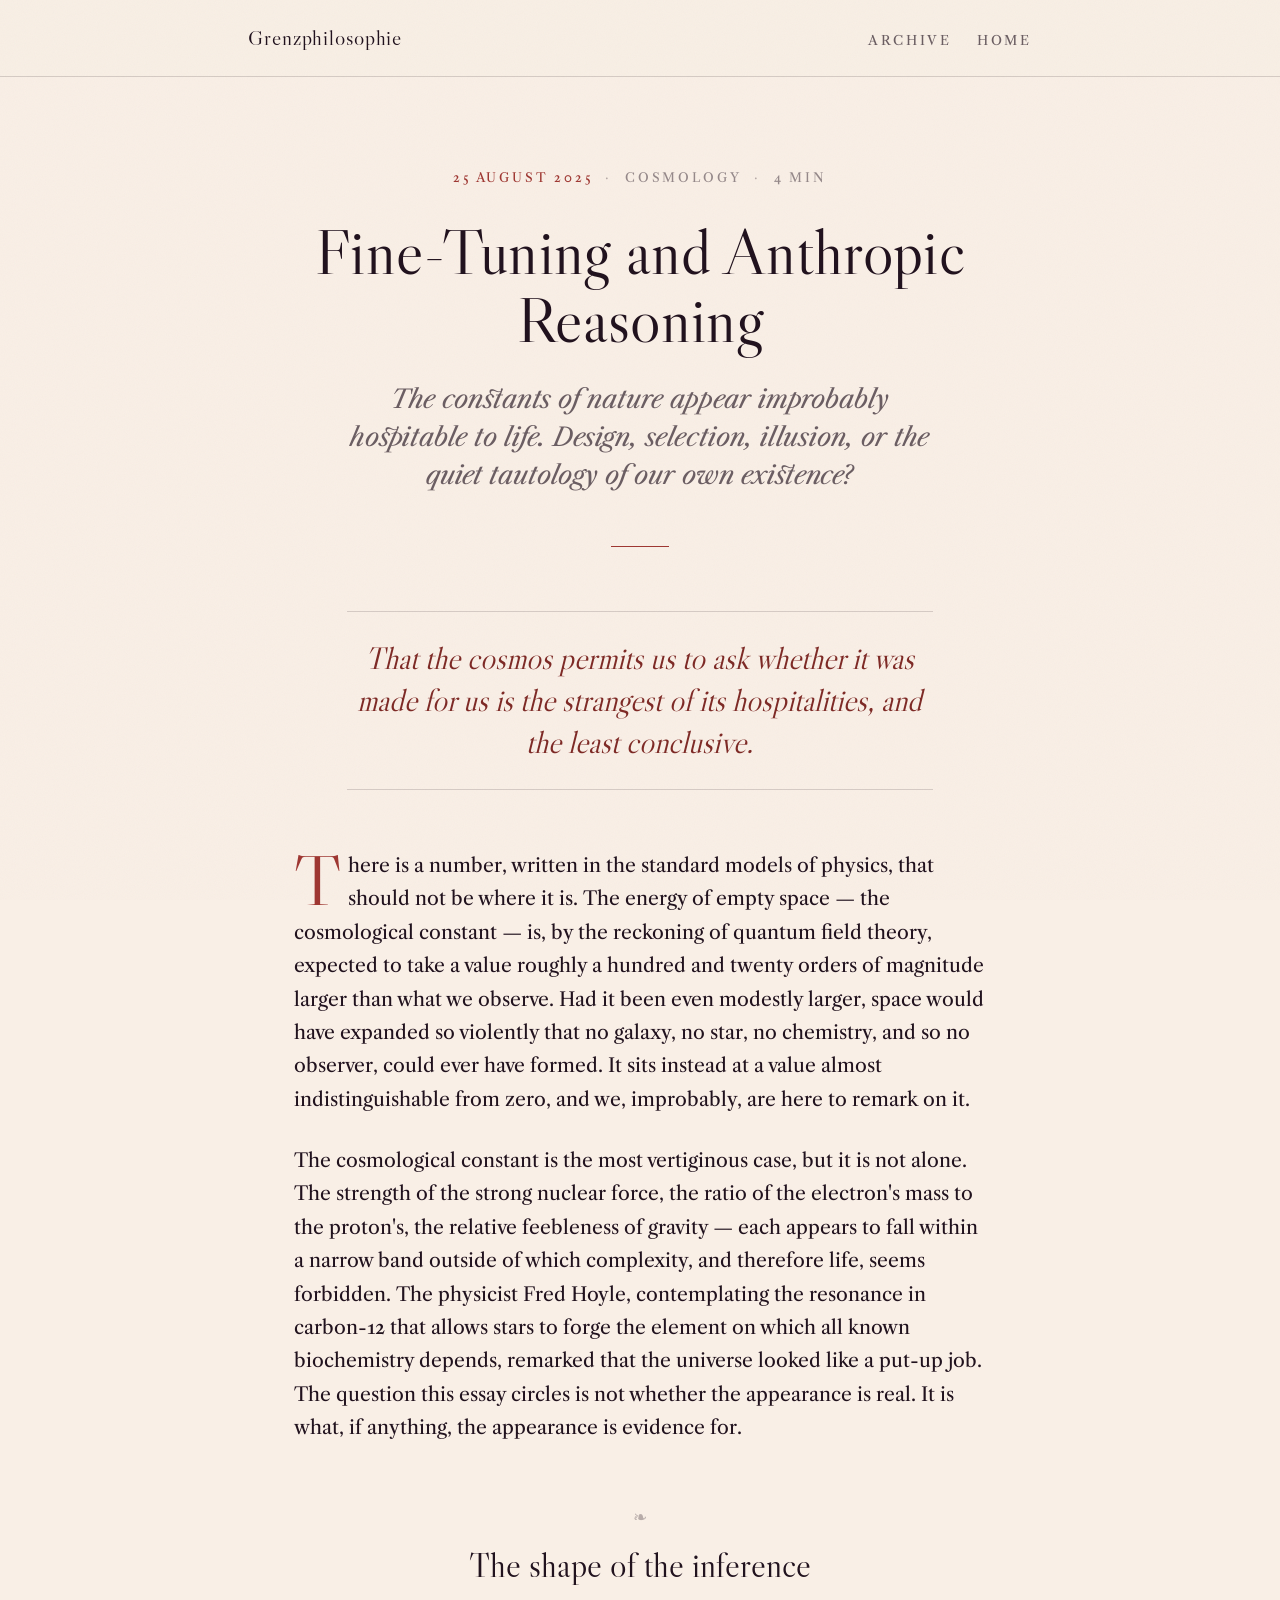
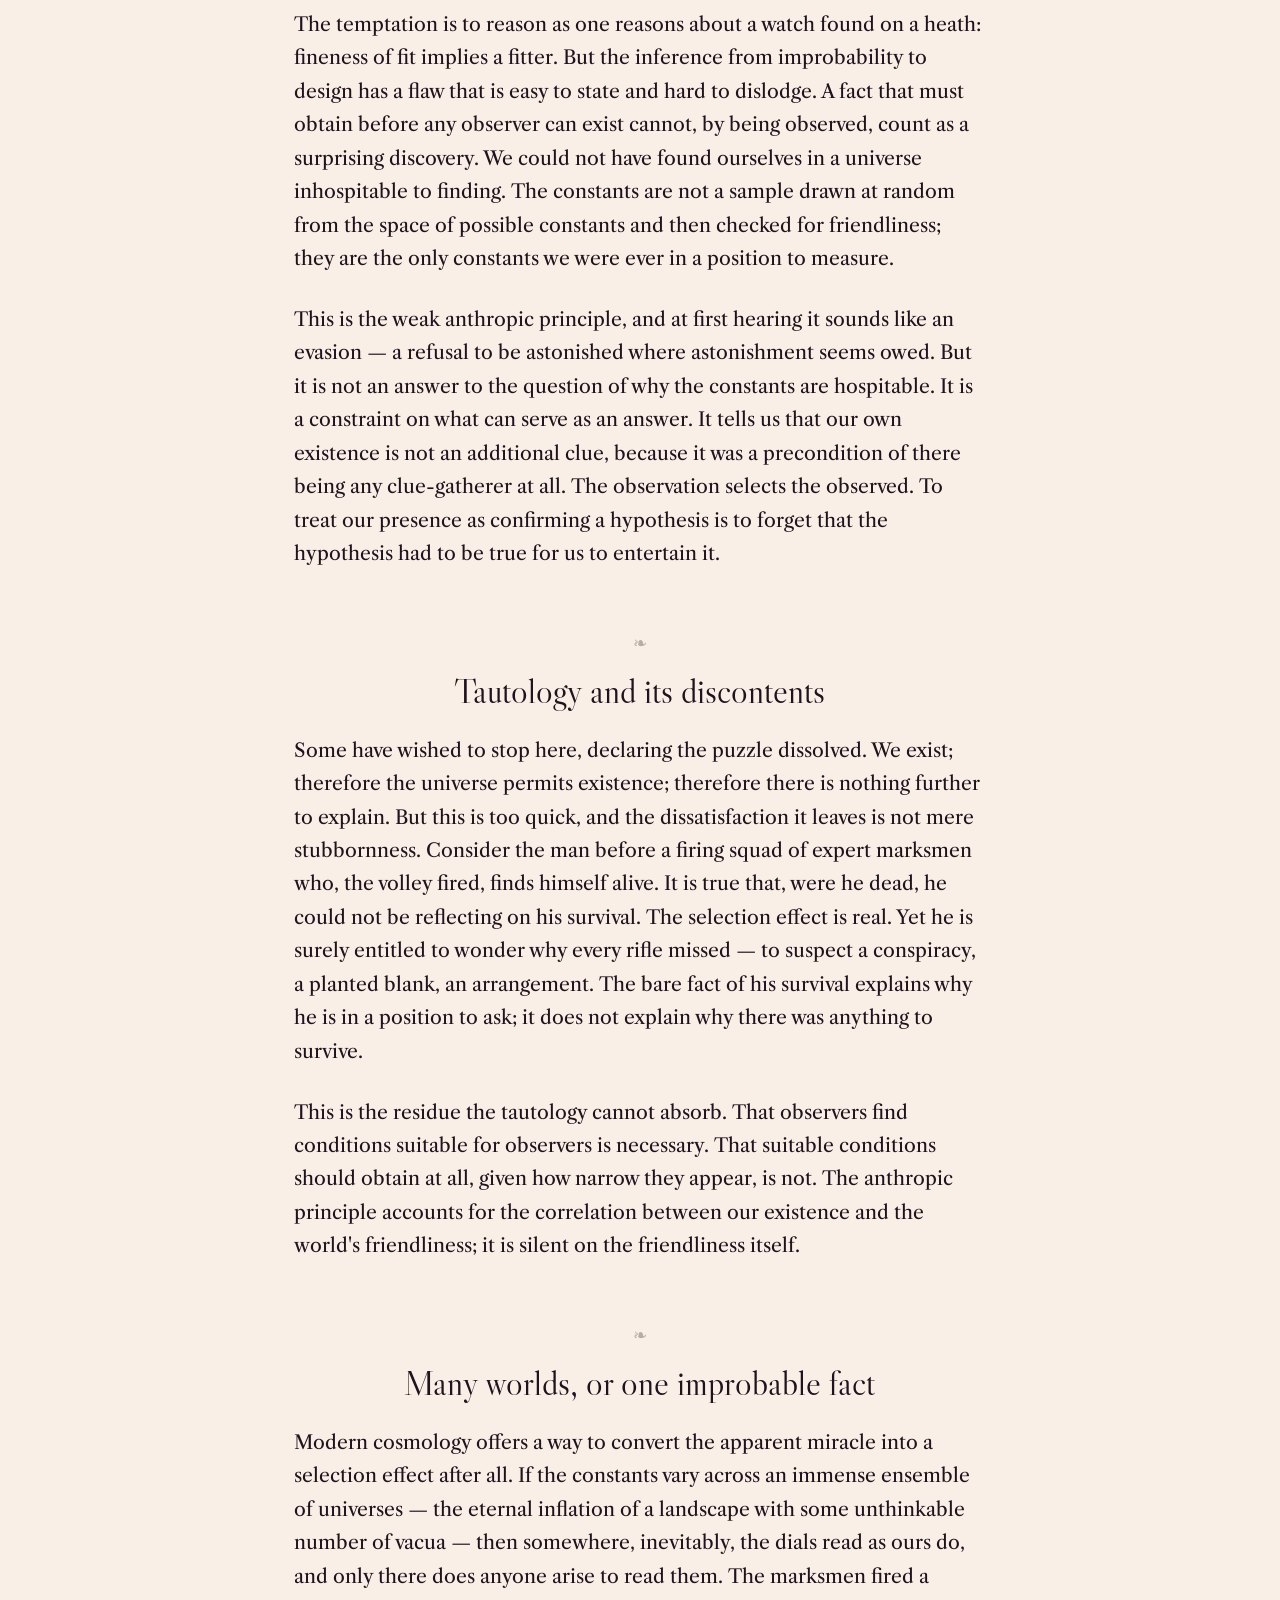
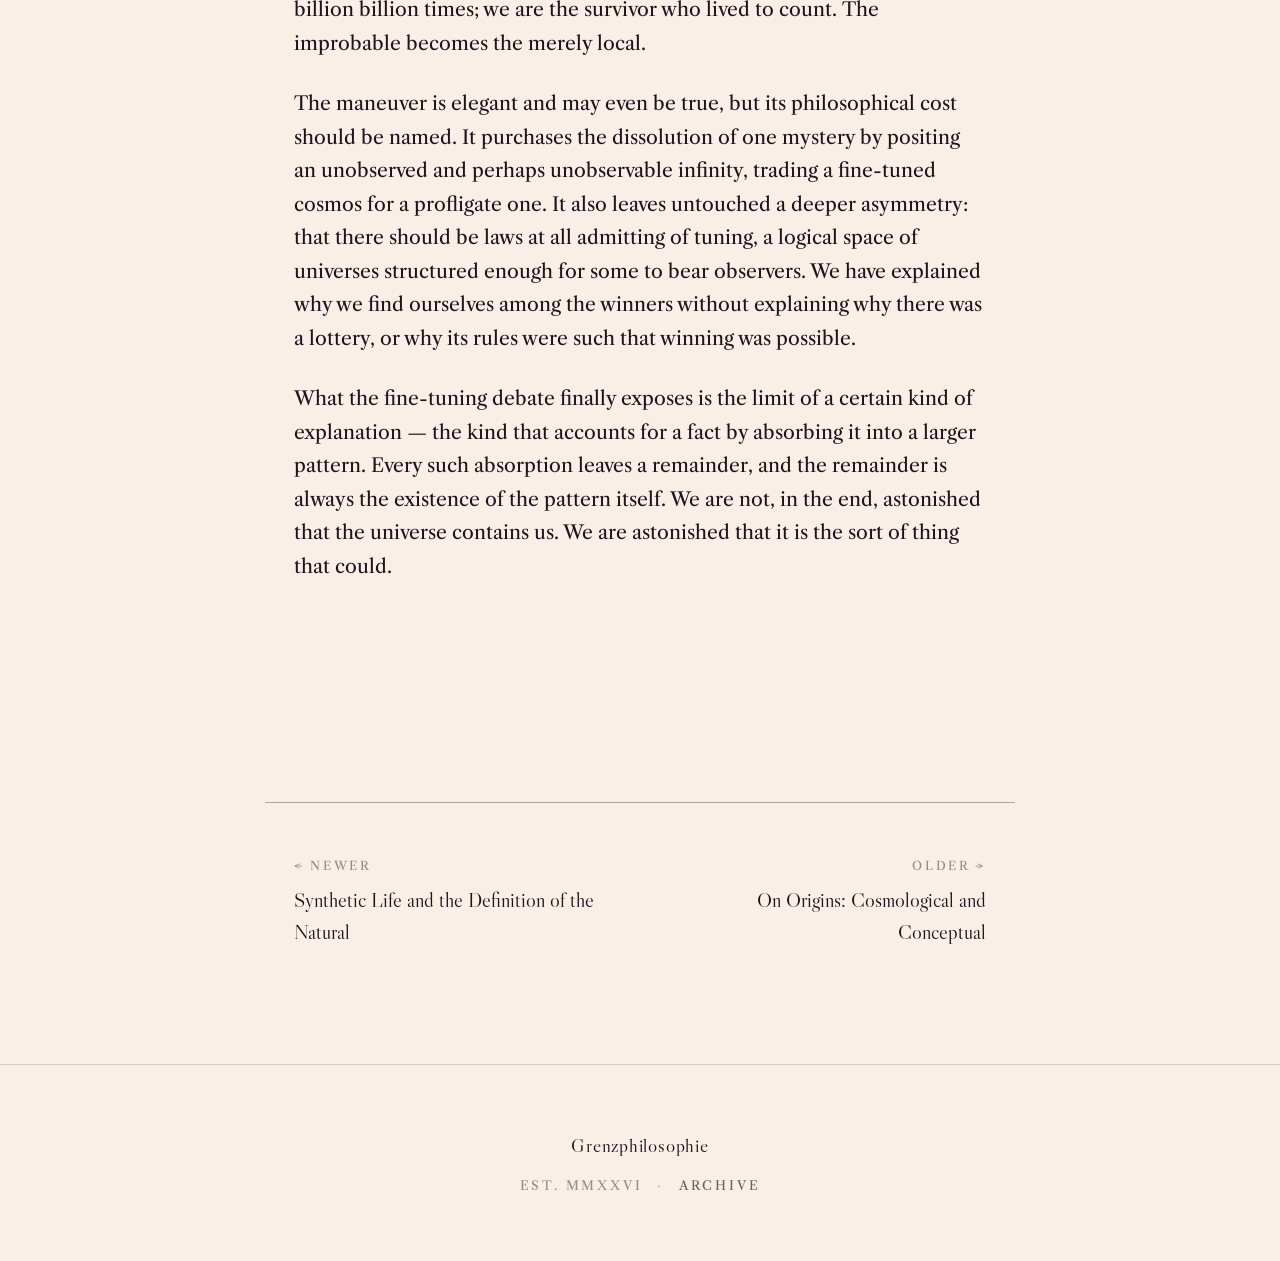
<file: posts/fine-tuning.html>
<!DOCTYPE html>
<html lang="en">
<head>
    <meta charset="UTF-8">
    <meta name="viewport" content="width=device-width, initial-scale=1.0">
    <title>Fine-Tuning and Anthropic Reasoning — Grenzphilosophie</title>
    <meta name="description" content="The constants of nature appear improbably hospitable to life. Design, selection, illusion, or the quiet tautology of our own existence?">
    <meta name="theme-color" content="#F9EFE6">

    <meta property="og:type" content="article">
    <meta property="og:title" content="Fine-Tuning and Anthropic Reasoning">
    <meta property="og:description" content="The constants of nature appear improbably hospitable to life. Design, selection, illusion, or the quiet tautology of our own existence?">
    <meta property="og:url" content="https://grenzphilosophie.com/posts/fine-tuning.html">

    <link rel="preconnect" href="https://fonts.googleapis.com">
    <link rel="preconnect" href="https://fonts.gstatic.com" crossorigin>
    <link href="https://fonts.googleapis.com/css2?family=Libre+Caslon+Display&family=Libre+Caslon+Text:ital,wght@0,400;0,700;1,400&display=swap" rel="stylesheet">
    <link rel="stylesheet" href="../css/style.css">
    <link rel="icon" type="image/svg+xml" href="../favicon.svg">
</head>
<body>
    <div class="progress" id="progress"></div>

    <header class="topbar">
        <div class="topbar__inner">
            <a href="../index.html" class="topbar__mark">Grenzphilosophie</a>
            <nav class="topbar__nav"><a href="../archive.html">Archive</a><a href="../index.html">Home</a></nav>
        </div>
    </header>

    <article class="article">
        <header class="article__header">
            <p class="article__meta">25 August 2025<span>Cosmology</span><span>4 min</span></p>
            <h1 class="article__title">Fine-Tuning and Anthropic Reasoning</h1>
            <p class="article__standfirst">The constants of nature appear improbably hospitable to life. Design, selection, illusion, or the quiet tautology of our own existence?</p>
            <div class="article__opener-rule"></div>
        </header>

        <div class="prose">
<blockquote>That the cosmos permits us to ask whether it was made for us is the strangest of its hospitalities, and the least conclusive.</blockquote>

<p>There is a number, written in the standard models of physics, that should not be where it is. The energy of empty space — the cosmological constant — is, by the reckoning of quantum field theory, expected to take a value roughly a hundred and twenty orders of magnitude larger than what we observe. Had it been even modestly larger, space would have expanded so violently that no galaxy, no star, no chemistry, and so no observer, could ever have formed. It sits instead at a value almost indistinguishable from zero, and we, improbably, are here to remark on it.</p>

<p>The cosmological constant is the most vertiginous case, but it is not alone. The strength of the strong nuclear force, the ratio of the electron's mass to the proton's, the relative feebleness of gravity — each appears to fall within a narrow band outside of which complexity, and therefore life, seems forbidden. The physicist Fred Hoyle, contemplating the resonance in carbon-12 that allows stars to forge the element on which all known biochemistry depends, remarked that the universe looked like a put-up job. The question this essay circles is not whether the appearance is real. It is what, if anything, the appearance is evidence for.</p>

<h2>The shape of the inference</h2>

<p>The temptation is to reason as one reasons about a watch found on a heath: fineness of fit implies a fitter. But the inference from improbability to design has a flaw that is easy to state and hard to dislodge. A fact that must obtain before any observer can exist cannot, by being observed, count as a surprising discovery. We could not have found ourselves in a universe inhospitable to finding. The constants are not a sample drawn at random from the space of possible constants and then checked for friendliness; they are the only constants we were ever in a position to measure.</p>

<p>This is the weak anthropic principle, and at first hearing it sounds like an evasion — a refusal to be astonished where astonishment seems owed. But it is not an answer to the question of why the constants are hospitable. It is a constraint on what can serve as an answer. It tells us that our own existence is not an additional clue, because it was a precondition of there being any clue-gatherer at all. The observation selects the observed. To treat our presence as confirming a hypothesis is to forget that the hypothesis had to be true for us to entertain it.</p>

<h2>Tautology and its discontents</h2>

<p>Some have wished to stop here, declaring the puzzle dissolved. We exist; therefore the universe permits existence; therefore there is nothing further to explain. But this is too quick, and the dissatisfaction it leaves is not mere stubbornness. Consider the man before a firing squad of expert marksmen who, the volley fired, finds himself alive. It is true that, were he dead, he could not be reflecting on his survival. The selection effect is real. Yet he is surely entitled to wonder why every rifle missed — to suspect a conspiracy, a planted blank, an arrangement. The bare fact of his survival explains why he is in a position to ask; it does not explain why there was anything to survive.</p>

<p>This is the residue the tautology cannot absorb. That observers find conditions suitable for observers is necessary. That suitable conditions should obtain at all, given how narrow they appear, is not. The anthropic principle accounts for the correlation between our existence and the world's friendliness; it is silent on the friendliness itself.</p>

<h2>Many worlds, or one improbable fact</h2>

<p>Modern cosmology offers a way to convert the apparent miracle into a selection effect after all. If the constants vary across an immense ensemble of universes — the eternal inflation of a landscape with some unthinkable number of vacua — then somewhere, inevitably, the dials read as ours do, and only there does anyone arise to read them. The marksmen fired a billion billion times; we are the survivor who lived to count. The improbable becomes the merely local.</p>

<p>The maneuver is elegant and may even be true, but its philosophical cost should be named. It purchases the dissolution of one mystery by positing an unobserved and perhaps unobservable infinity, trading a fine-tuned cosmos for a profligate one. It also leaves untouched a deeper asymmetry: that there should be laws at all admitting of tuning, a logical space of universes structured enough for some to bear observers. We have explained why we find ourselves among the winners without explaining why there was a lottery, or why its rules were such that winning was possible.</p>

<p>What the fine-tuning debate finally exposes is the limit of a certain kind of explanation — the kind that accounts for a fact by absorbing it into a larger pattern. Every such absorption leaves a remainder, and the remainder is always the existence of the pattern itself. We are not, in the end, astonished that the universe contains us. We are astonished that it is the sort of thing that could.</p>
        </div>
    </article>

    <nav class="article__footer">
        <a class="adjacent adjacent--prev" href="synthetic-life.html"><span class="adjacent__label">← Newer</span><span class="adjacent__title">Synthetic Life and the Definition of the Natural</span></a>
        <a class="adjacent adjacent--next" href="origins.html"><span class="adjacent__label">Older →</span><span class="adjacent__title">On Origins: Cosmological and Conceptual</span></a>

    </nav>

    <footer class="site-footer">
        <div class="site-footer__mark">Grenzphilosophie</div>
        <div class="site-footer__line">Est. MMXXVI<span class="site-footer__sep">·</span><a href="../archive.html">Archive</a></div>
    </footer>

    <script>
        var bar = document.getElementById('progress');
        function tick() {
            var h = document.documentElement.scrollHeight - window.innerHeight;
            bar.style.width = (h > 0 ? (window.scrollY / h) * 100 : 0) + '%';
        }
        window.addEventListener('scroll', tick, { passive: true });
        window.addEventListener('resize', tick);
        tick();
    </script>
</body>
</html>
</file>
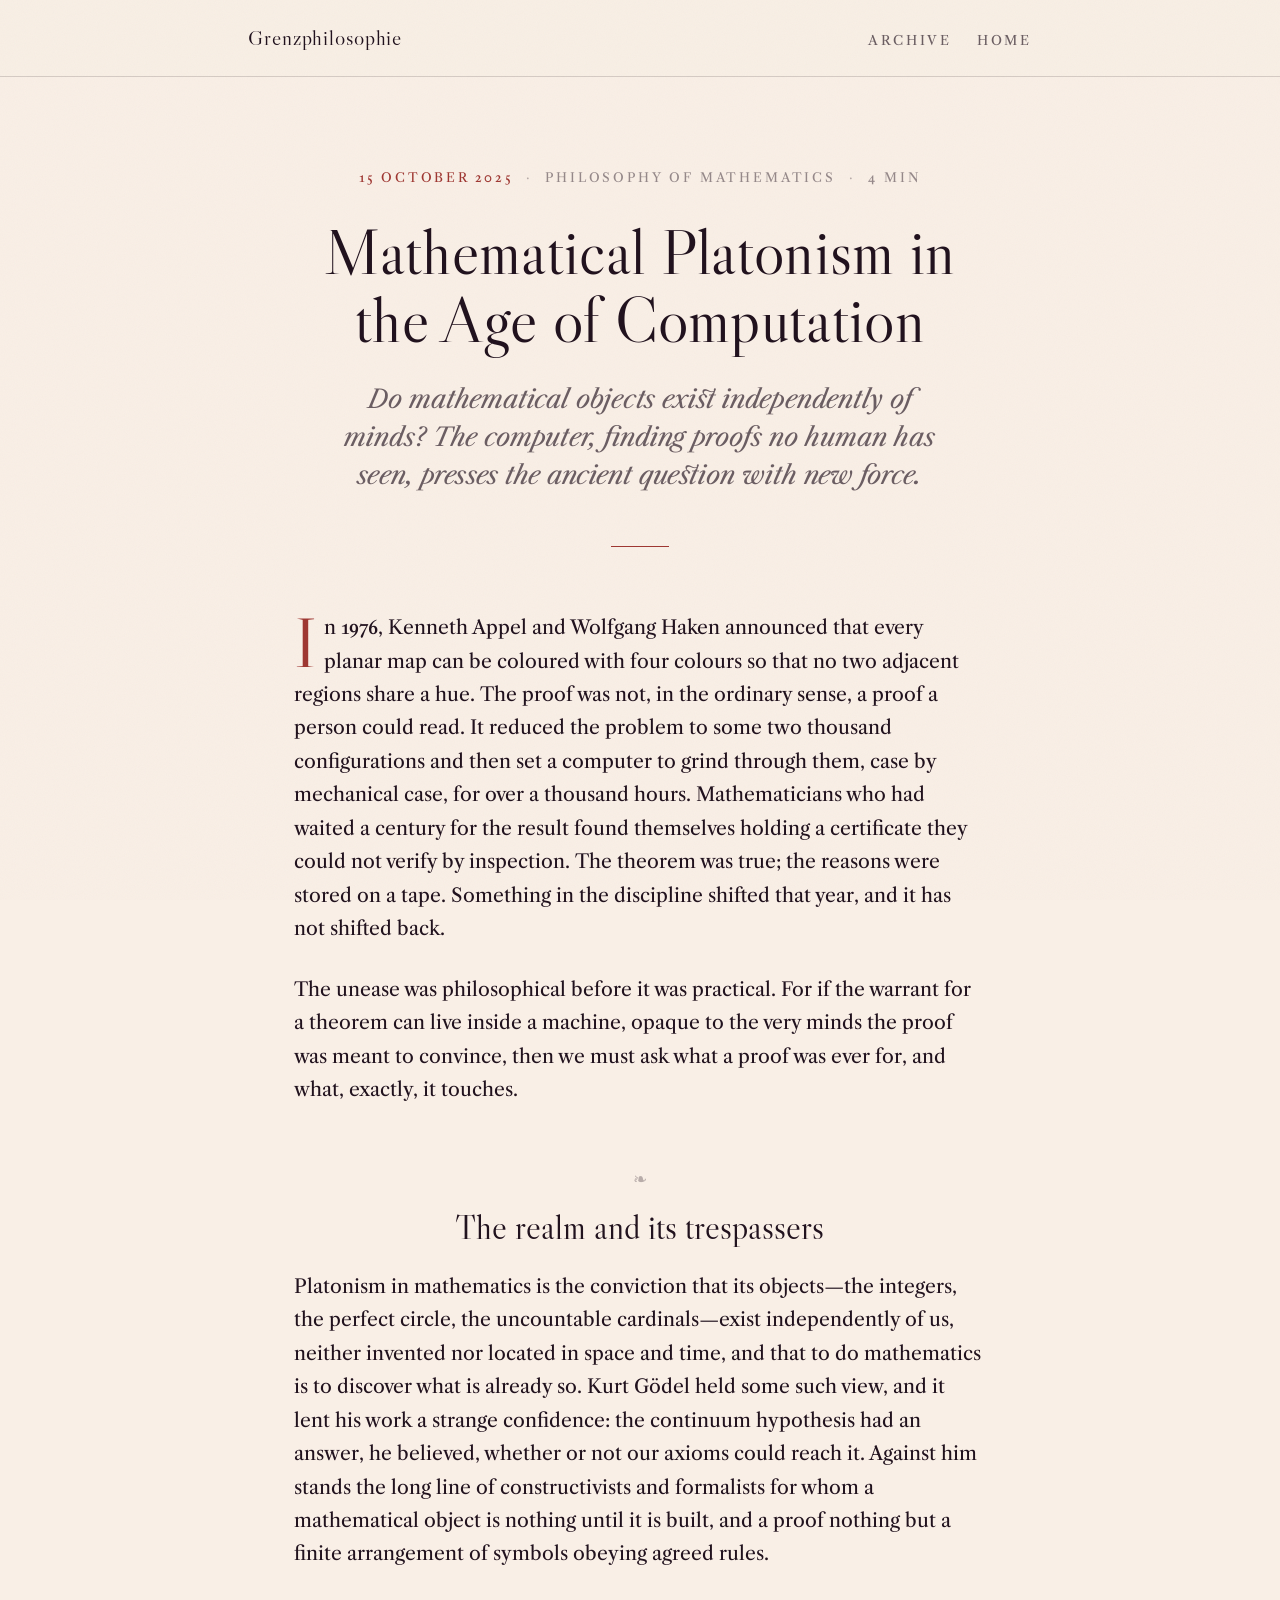
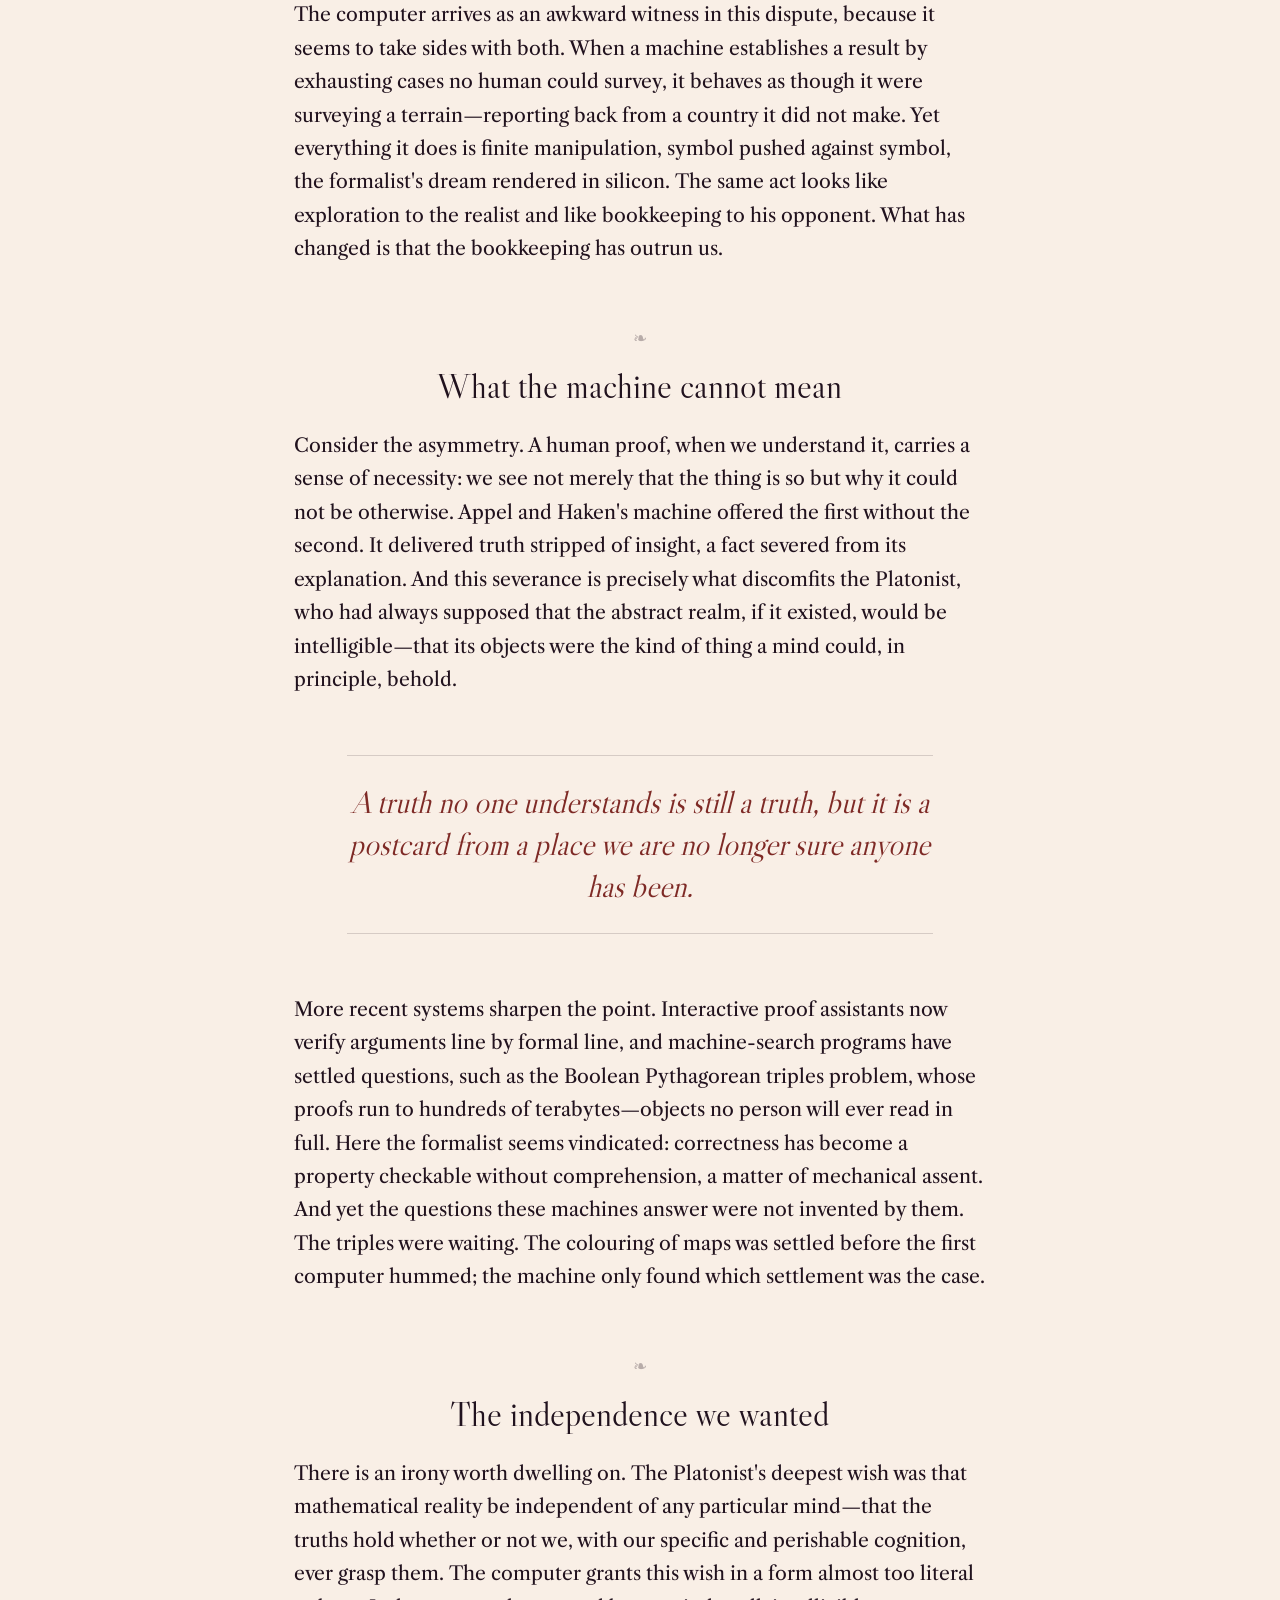
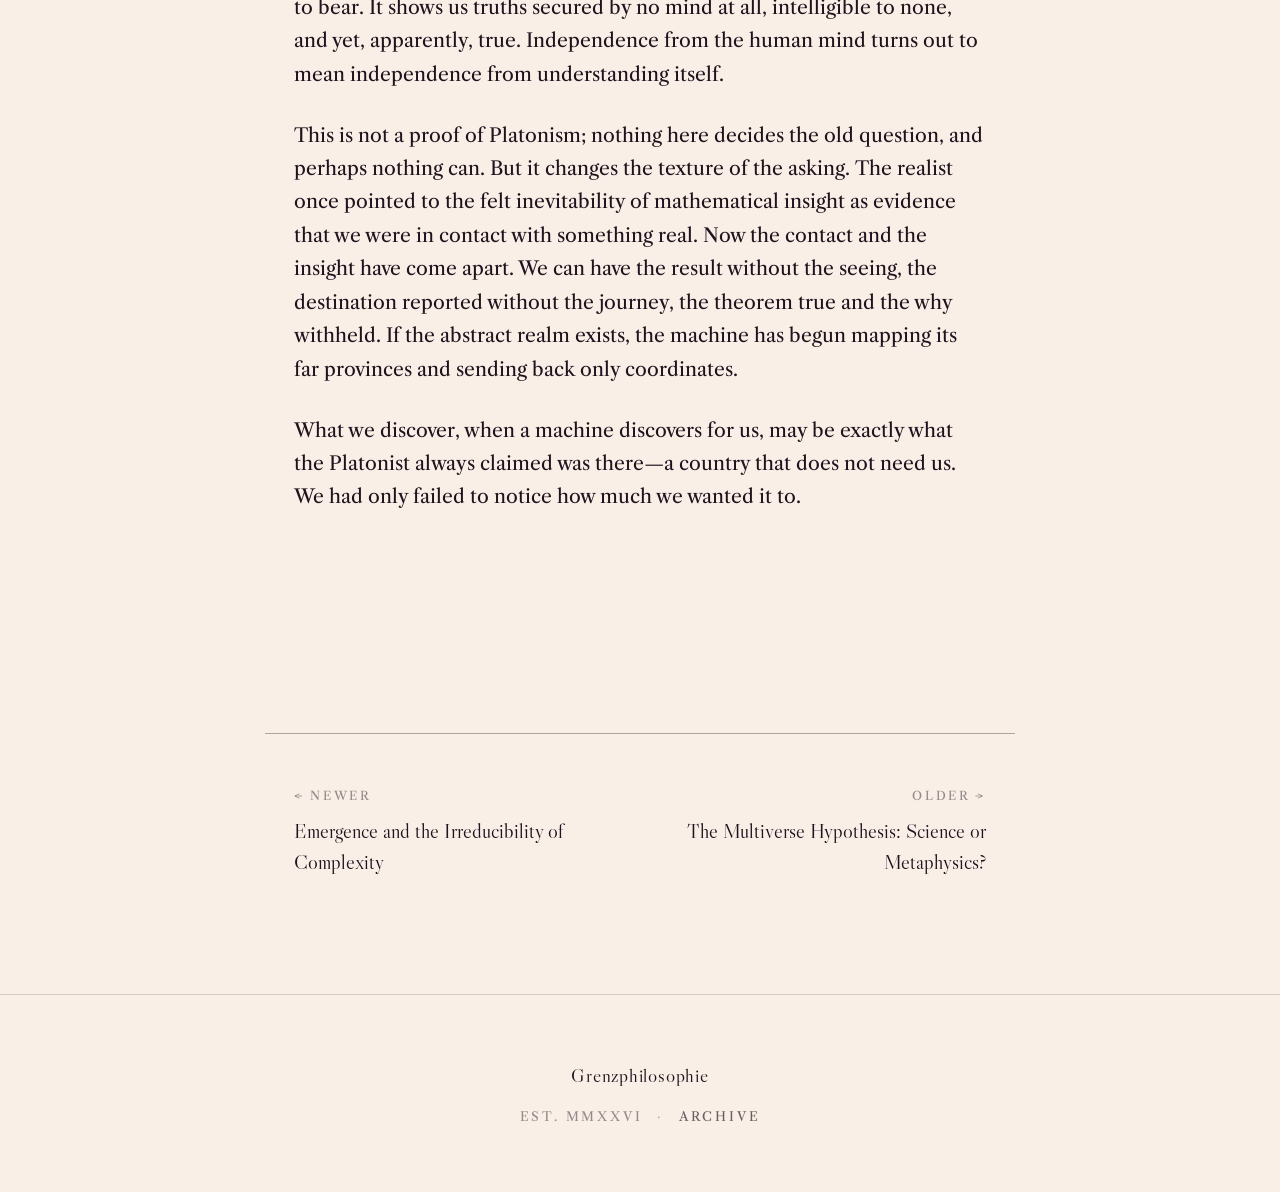
<file: posts/mathematical-platonism.html>
<!DOCTYPE html>
<html lang="en">
<head>
    <meta charset="UTF-8">
    <meta name="viewport" content="width=device-width, initial-scale=1.0">
    <title>Mathematical Platonism in the Age of Computation — Grenzphilosophie</title>
    <meta name="description" content="Do mathematical objects exist independently of minds? The computer, finding proofs no human has seen, presses the ancient question with new force.">
    <meta name="theme-color" content="#F9EFE6">

    <meta property="og:type" content="article">
    <meta property="og:title" content="Mathematical Platonism in the Age of Computation">
    <meta property="og:description" content="Do mathematical objects exist independently of minds? The computer, finding proofs no human has seen, presses the ancient question with new force.">
    <meta property="og:url" content="https://grenzphilosophie.com/posts/mathematical-platonism.html">

    <link rel="preconnect" href="https://fonts.googleapis.com">
    <link rel="preconnect" href="https://fonts.gstatic.com" crossorigin>
    <link href="https://fonts.googleapis.com/css2?family=Libre+Caslon+Display&family=Libre+Caslon+Text:ital,wght@0,400;0,700;1,400&display=swap" rel="stylesheet">
    <link rel="stylesheet" href="../css/style.css">
    <link rel="icon" type="image/svg+xml" href="../favicon.svg">
</head>
<body>
    <div class="progress" id="progress"></div>

    <header class="topbar">
        <div class="topbar__inner">
            <a href="../index.html" class="topbar__mark">Grenzphilosophie</a>
            <nav class="topbar__nav"><a href="../archive.html">Archive</a><a href="../index.html">Home</a></nav>
        </div>
    </header>

    <article class="article">
        <header class="article__header">
            <p class="article__meta">15 October 2025<span>Philosophy of Mathematics</span><span>4 min</span></p>
            <h1 class="article__title">Mathematical Platonism in the Age of Computation</h1>
            <p class="article__standfirst">Do mathematical objects exist independently of minds? The computer, finding proofs no human has seen, presses the ancient question with new force.</p>
            <div class="article__opener-rule"></div>
        </header>

        <div class="prose">
<p>In 1976, Kenneth Appel and Wolfgang Haken announced that every planar map can be coloured with four colours so that no two adjacent regions share a hue. The proof was not, in the ordinary sense, a proof a person could read. It reduced the problem to some two thousand configurations and then set a computer to grind through them, case by mechanical case, for over a thousand hours. Mathematicians who had waited a century for the result found themselves holding a certificate they could not verify by inspection. The theorem was true; the reasons were stored on a tape. Something in the discipline shifted that year, and it has not shifted back.</p>

<p>The unease was philosophical before it was practical. For if the warrant for a theorem can live inside a machine, opaque to the very minds the proof was meant to convince, then we must ask what a proof was ever for, and what, exactly, it touches.</p>

<h2>The realm and its trespassers</h2>

<p>Platonism in mathematics is the conviction that its objects—the integers, the perfect circle, the uncountable cardinals—exist independently of us, neither invented nor located in space and time, and that to do mathematics is to discover what is already so. Kurt Gödel held some such view, and it lent his work a strange confidence: the continuum hypothesis had an answer, he believed, whether or not our axioms could reach it. Against him stands the long line of constructivists and formalists for whom a mathematical object is nothing until it is built, and a proof nothing but a finite arrangement of symbols obeying agreed rules.</p>

<p>The computer arrives as an awkward witness in this dispute, because it seems to take sides with both. When a machine establishes a result by exhausting cases no human could survey, it behaves as though it were surveying a terrain—reporting back from a country it did not make. Yet everything it does is finite manipulation, symbol pushed against symbol, the formalist's dream rendered in silicon. The same act looks like exploration to the realist and like bookkeeping to his opponent. What has changed is that the bookkeeping has outrun us.</p>

<h2>What the machine cannot mean</h2>

<p>Consider the asymmetry. A human proof, when we understand it, carries a sense of necessity: we see not merely that the thing is so but why it could not be otherwise. Appel and Haken's machine offered the first without the second. It delivered truth stripped of insight, a fact severed from its explanation. And this severance is precisely what discomfits the Platonist, who had always supposed that the abstract realm, if it existed, would be intelligible—that its objects were the kind of thing a mind could, in principle, behold.</p>

<blockquote>A truth no one understands is still a truth, but it is a postcard from a place we are no longer sure anyone has been.</blockquote>

<p>More recent systems sharpen the point. Interactive proof assistants now verify arguments line by formal line, and machine-search programs have settled questions, such as the Boolean Pythagorean triples problem, whose proofs run to hundreds of terabytes—objects no person will ever read in full. Here the formalist seems vindicated: correctness has become a property checkable without comprehension, a matter of mechanical assent. And yet the questions these machines answer were not invented by them. The triples were waiting. The colouring of maps was settled before the first computer hummed; the machine only found which settlement was the case.</p>

<h2>The independence we wanted</h2>

<p>There is an irony worth dwelling on. The Platonist's deepest wish was that mathematical reality be independent of any particular mind—that the truths hold whether or not we, with our specific and perishable cognition, ever grasp them. The computer grants this wish in a form almost too literal to bear. It shows us truths secured by no mind at all, intelligible to none, and yet, apparently, true. Independence from the human mind turns out to mean independence from understanding itself.</p>

<p>This is not a proof of Platonism; nothing here decides the old question, and perhaps nothing can. But it changes the texture of the asking. The realist once pointed to the felt inevitability of mathematical insight as evidence that we were in contact with something real. Now the contact and the insight have come apart. We can have the result without the seeing, the destination reported without the journey, the theorem true and the why withheld. If the abstract realm exists, the machine has begun mapping its far provinces and sending back only coordinates.</p>

<p>What we discover, when a machine discovers for us, may be exactly what the Platonist always claimed was there—a country that does not need us. We had only failed to notice how much we wanted it to.</p>
        </div>
    </article>

    <nav class="article__footer">
        <a class="adjacent adjacent--prev" href="emergence.html"><span class="adjacent__label">← Newer</span><span class="adjacent__title">Emergence and the Irreducibility of Complexity</span></a>
        <a class="adjacent adjacent--next" href="multiverse.html"><span class="adjacent__label">Older →</span><span class="adjacent__title">The Multiverse Hypothesis: Science or Metaphysics?</span></a>

    </nav>

    <footer class="site-footer">
        <div class="site-footer__mark">Grenzphilosophie</div>
        <div class="site-footer__line">Est. MMXXVI<span class="site-footer__sep">·</span><a href="../archive.html">Archive</a></div>
    </footer>

    <script>
        var bar = document.getElementById('progress');
        function tick() {
            var h = document.documentElement.scrollHeight - window.innerHeight;
            bar.style.width = (h > 0 ? (window.scrollY / h) * 100 : 0) + '%';
        }
        window.addEventListener('scroll', tick, { passive: true });
        window.addEventListener('resize', tick);
        tick();
    </script>
</body>
</html>
</file>
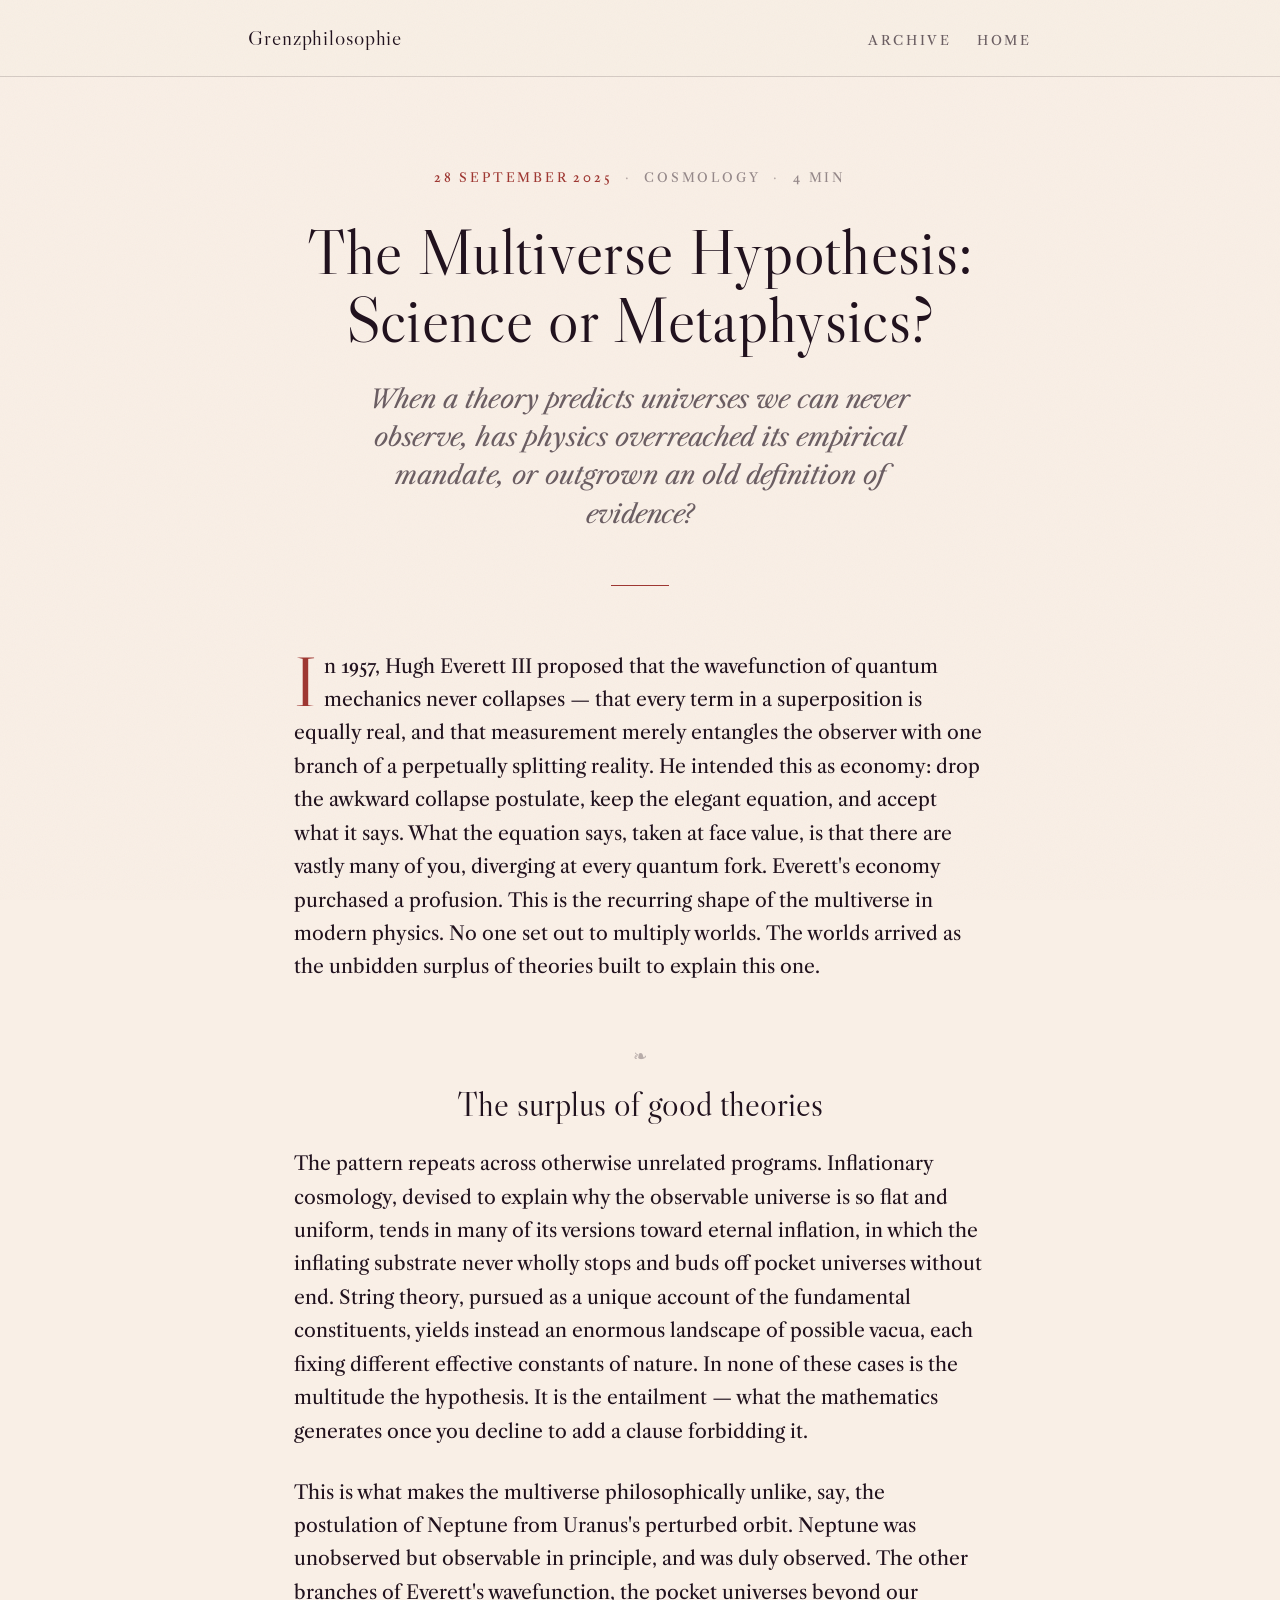
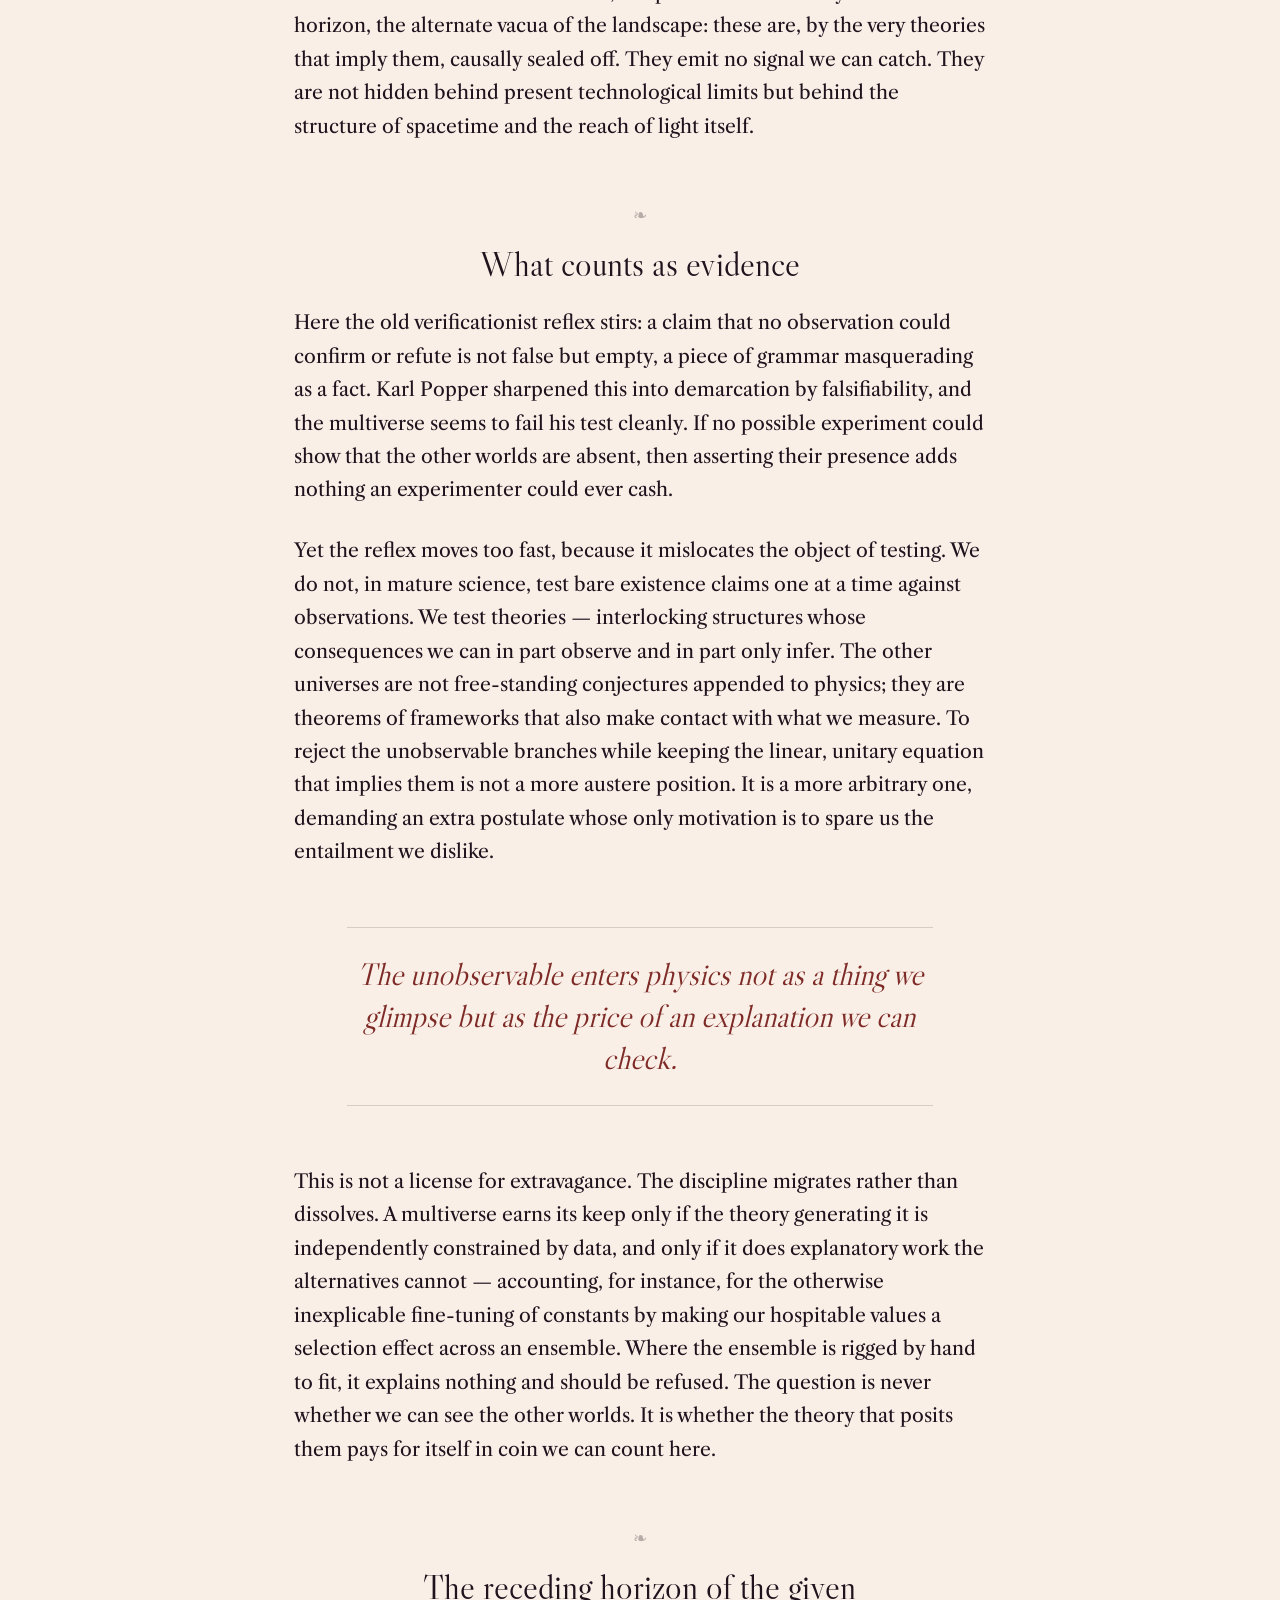
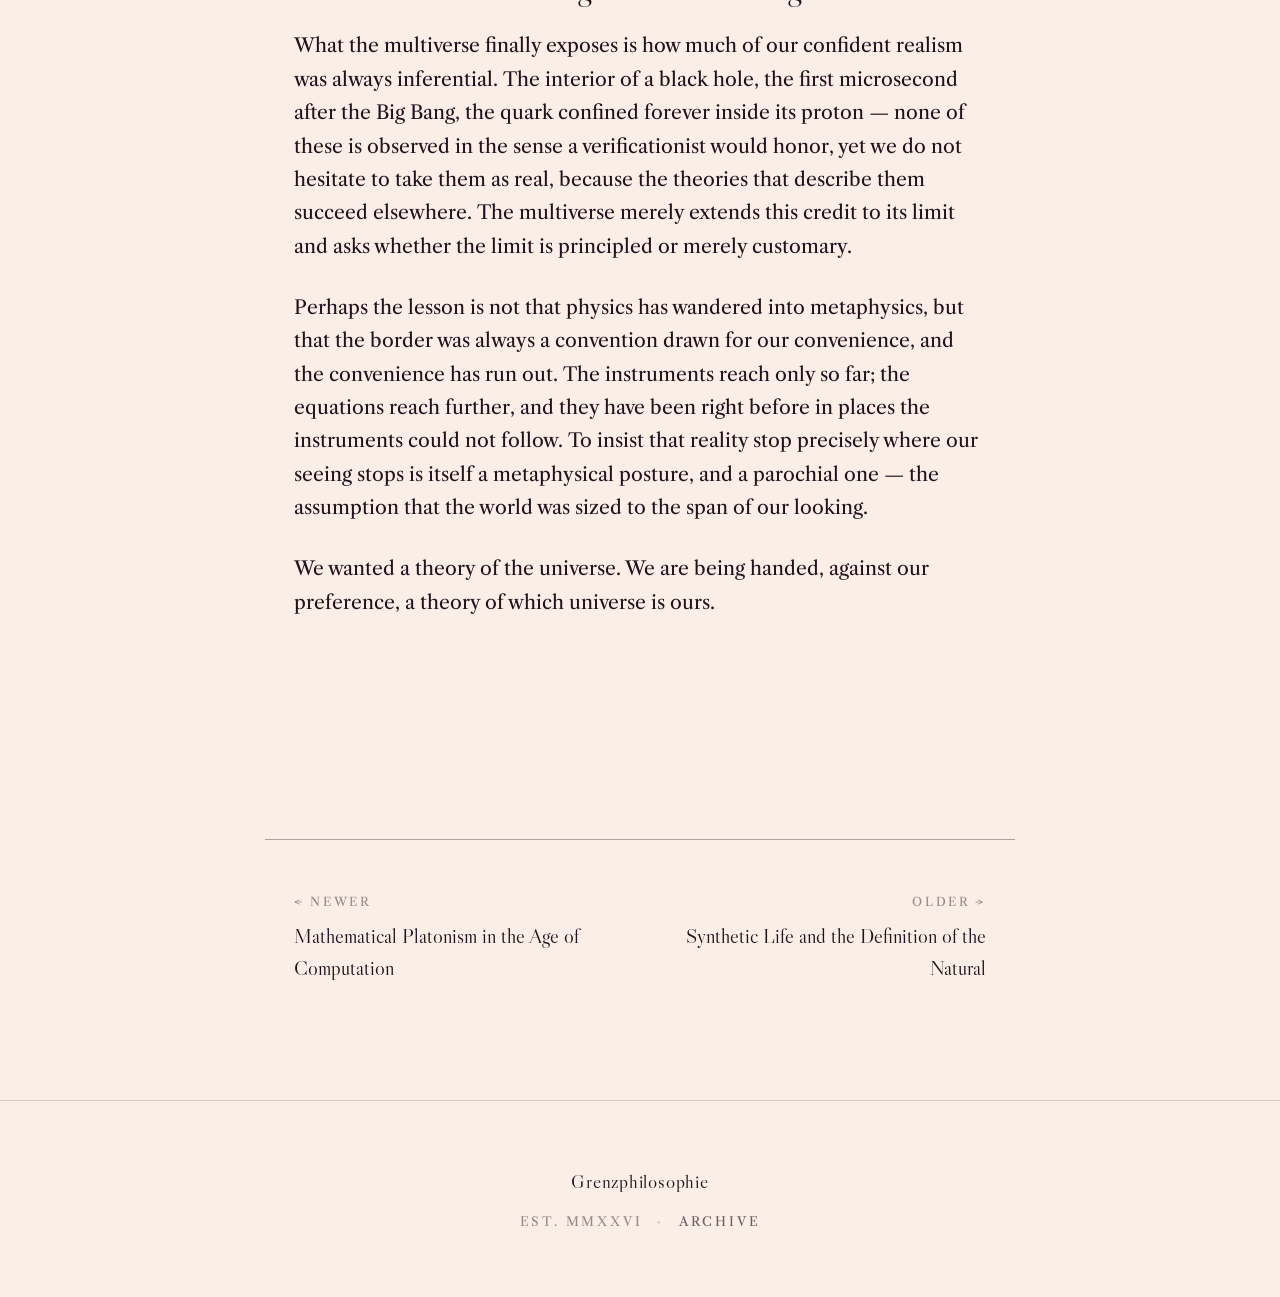
<file: posts/multiverse.html>
<!DOCTYPE html>
<html lang="en">
<head>
    <meta charset="UTF-8">
    <meta name="viewport" content="width=device-width, initial-scale=1.0">
    <title>The Multiverse Hypothesis: Science or Metaphysics? — Grenzphilosophie</title>
    <meta name="description" content="When a theory predicts universes we can never observe, has physics overreached its empirical mandate, or outgrown an old definition of evidence?">
    <meta name="theme-color" content="#F9EFE6">

    <meta property="og:type" content="article">
    <meta property="og:title" content="The Multiverse Hypothesis: Science or Metaphysics?">
    <meta property="og:description" content="When a theory predicts universes we can never observe, has physics overreached its empirical mandate, or outgrown an old definition of evidence?">
    <meta property="og:url" content="https://grenzphilosophie.com/posts/multiverse.html">

    <link rel="preconnect" href="https://fonts.googleapis.com">
    <link rel="preconnect" href="https://fonts.gstatic.com" crossorigin>
    <link href="https://fonts.googleapis.com/css2?family=Libre+Caslon+Display&family=Libre+Caslon+Text:ital,wght@0,400;0,700;1,400&display=swap" rel="stylesheet">
    <link rel="stylesheet" href="../css/style.css">
    <link rel="icon" type="image/svg+xml" href="../favicon.svg">
</head>
<body>
    <div class="progress" id="progress"></div>

    <header class="topbar">
        <div class="topbar__inner">
            <a href="../index.html" class="topbar__mark">Grenzphilosophie</a>
            <nav class="topbar__nav"><a href="../archive.html">Archive</a><a href="../index.html">Home</a></nav>
        </div>
    </header>

    <article class="article">
        <header class="article__header">
            <p class="article__meta">28 September 2025<span>Cosmology</span><span>4 min</span></p>
            <h1 class="article__title">The Multiverse Hypothesis: Science or Metaphysics?</h1>
            <p class="article__standfirst">When a theory predicts universes we can never observe, has physics overreached its empirical mandate, or outgrown an old definition of evidence?</p>
            <div class="article__opener-rule"></div>
        </header>

        <div class="prose">
<p>In 1957, Hugh Everett III proposed that the wavefunction of quantum mechanics never collapses — that every term in a superposition is equally real, and that measurement merely entangles the observer with one branch of a perpetually splitting reality. He intended this as economy: drop the awkward collapse postulate, keep the elegant equation, and accept what it says. What the equation says, taken at face value, is that there are vastly many of you, diverging at every quantum fork. Everett's economy purchased a profusion. This is the recurring shape of the multiverse in modern physics. No one set out to multiply worlds. The worlds arrived as the unbidden surplus of theories built to explain this one.</p>

<h2>The surplus of good theories</h2>

<p>The pattern repeats across otherwise unrelated programs. Inflationary cosmology, devised to explain why the observable universe is so flat and uniform, tends in many of its versions toward eternal inflation, in which the inflating substrate never wholly stops and buds off pocket universes without end. String theory, pursued as a unique account of the fundamental constituents, yields instead an enormous landscape of possible vacua, each fixing different effective constants of nature. In none of these cases is the multitude the hypothesis. It is the entailment — what the mathematics generates once you decline to add a clause forbidding it.</p>

<p>This is what makes the multiverse philosophically unlike, say, the postulation of Neptune from Uranus's perturbed orbit. Neptune was unobserved but observable in principle, and was duly observed. The other branches of Everett's wavefunction, the pocket universes beyond our horizon, the alternate vacua of the landscape: these are, by the very theories that imply them, causally sealed off. They emit no signal we can catch. They are not hidden behind present technological limits but behind the structure of spacetime and the reach of light itself.</p>

<h2>What counts as evidence</h2>

<p>Here the old verificationist reflex stirs: a claim that no observation could confirm or refute is not false but empty, a piece of grammar masquerading as a fact. Karl Popper sharpened this into demarcation by falsifiability, and the multiverse seems to fail his test cleanly. If no possible experiment could show that the other worlds are absent, then asserting their presence adds nothing an experimenter could ever cash.</p>

<p>Yet the reflex moves too fast, because it mislocates the object of testing. We do not, in mature science, test bare existence claims one at a time against observations. We test theories — interlocking structures whose consequences we can in part observe and in part only infer. The other universes are not free-standing conjectures appended to physics; they are theorems of frameworks that also make contact with what we measure. To reject the unobservable branches while keeping the linear, unitary equation that implies them is not a more austere position. It is a more arbitrary one, demanding an extra postulate whose only motivation is to spare us the entailment we dislike.</p>

<blockquote>The unobservable enters physics not as a thing we glimpse but as the price of an explanation we can check.</blockquote>

<p>This is not a license for extravagance. The discipline migrates rather than dissolves. A multiverse earns its keep only if the theory generating it is independently constrained by data, and only if it does explanatory work the alternatives cannot — accounting, for instance, for the otherwise inexplicable fine-tuning of constants by making our hospitable values a selection effect across an ensemble. Where the ensemble is rigged by hand to fit, it explains nothing and should be refused. The question is never whether we can see the other worlds. It is whether the theory that posits them pays for itself in coin we can count here.</p>

<h2>The receding horizon of the given</h2>

<p>What the multiverse finally exposes is how much of our confident realism was always inferential. The interior of a black hole, the first microsecond after the Big Bang, the quark confined forever inside its proton — none of these is observed in the sense a verificationist would honor, yet we do not hesitate to take them as real, because the theories that describe them succeed elsewhere. The multiverse merely extends this credit to its limit and asks whether the limit is principled or merely customary.</p>

<p>Perhaps the lesson is not that physics has wandered into metaphysics, but that the border was always a convention drawn for our convenience, and the convenience has run out. The instruments reach only so far; the equations reach further, and they have been right before in places the instruments could not follow. To insist that reality stop precisely where our seeing stops is itself a metaphysical posture, and a parochial one — the assumption that the world was sized to the span of our looking.</p>

<p>We wanted a theory of the universe. We are being handed, against our preference, a theory of which universe is ours.</p>
        </div>
    </article>

    <nav class="article__footer">
        <a class="adjacent adjacent--prev" href="mathematical-platonism.html"><span class="adjacent__label">← Newer</span><span class="adjacent__title">Mathematical Platonism in the Age of Computation</span></a>
        <a class="adjacent adjacent--next" href="synthetic-life.html"><span class="adjacent__label">Older →</span><span class="adjacent__title">Synthetic Life and the Definition of the Natural</span></a>

    </nav>

    <footer class="site-footer">
        <div class="site-footer__mark">Grenzphilosophie</div>
        <div class="site-footer__line">Est. MMXXVI<span class="site-footer__sep">·</span><a href="../archive.html">Archive</a></div>
    </footer>

    <script>
        var bar = document.getElementById('progress');
        function tick() {
            var h = document.documentElement.scrollHeight - window.innerHeight;
            bar.style.width = (h > 0 ? (window.scrollY / h) * 100 : 0) + '%';
        }
        window.addEventListener('scroll', tick, { passive: true });
        window.addEventListener('resize', tick);
        tick();
    </script>
</body>
</html>
</file>
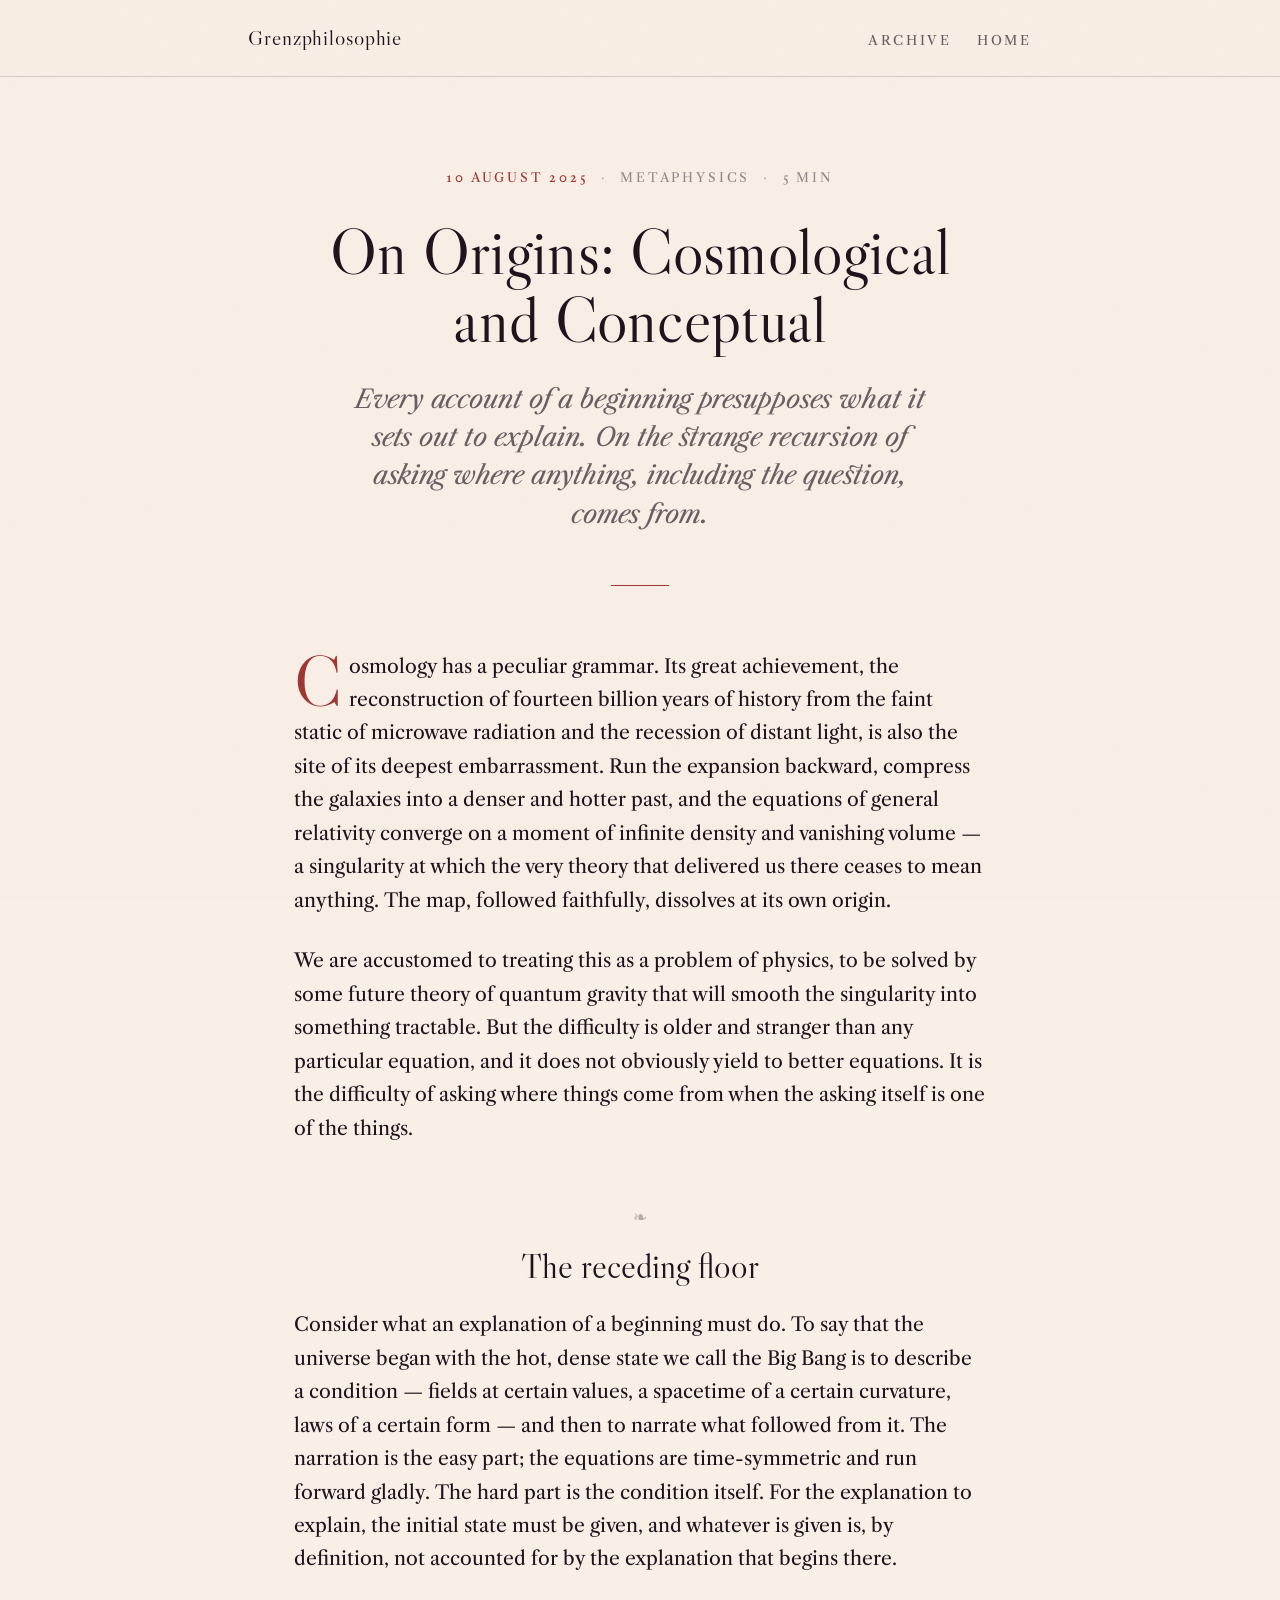
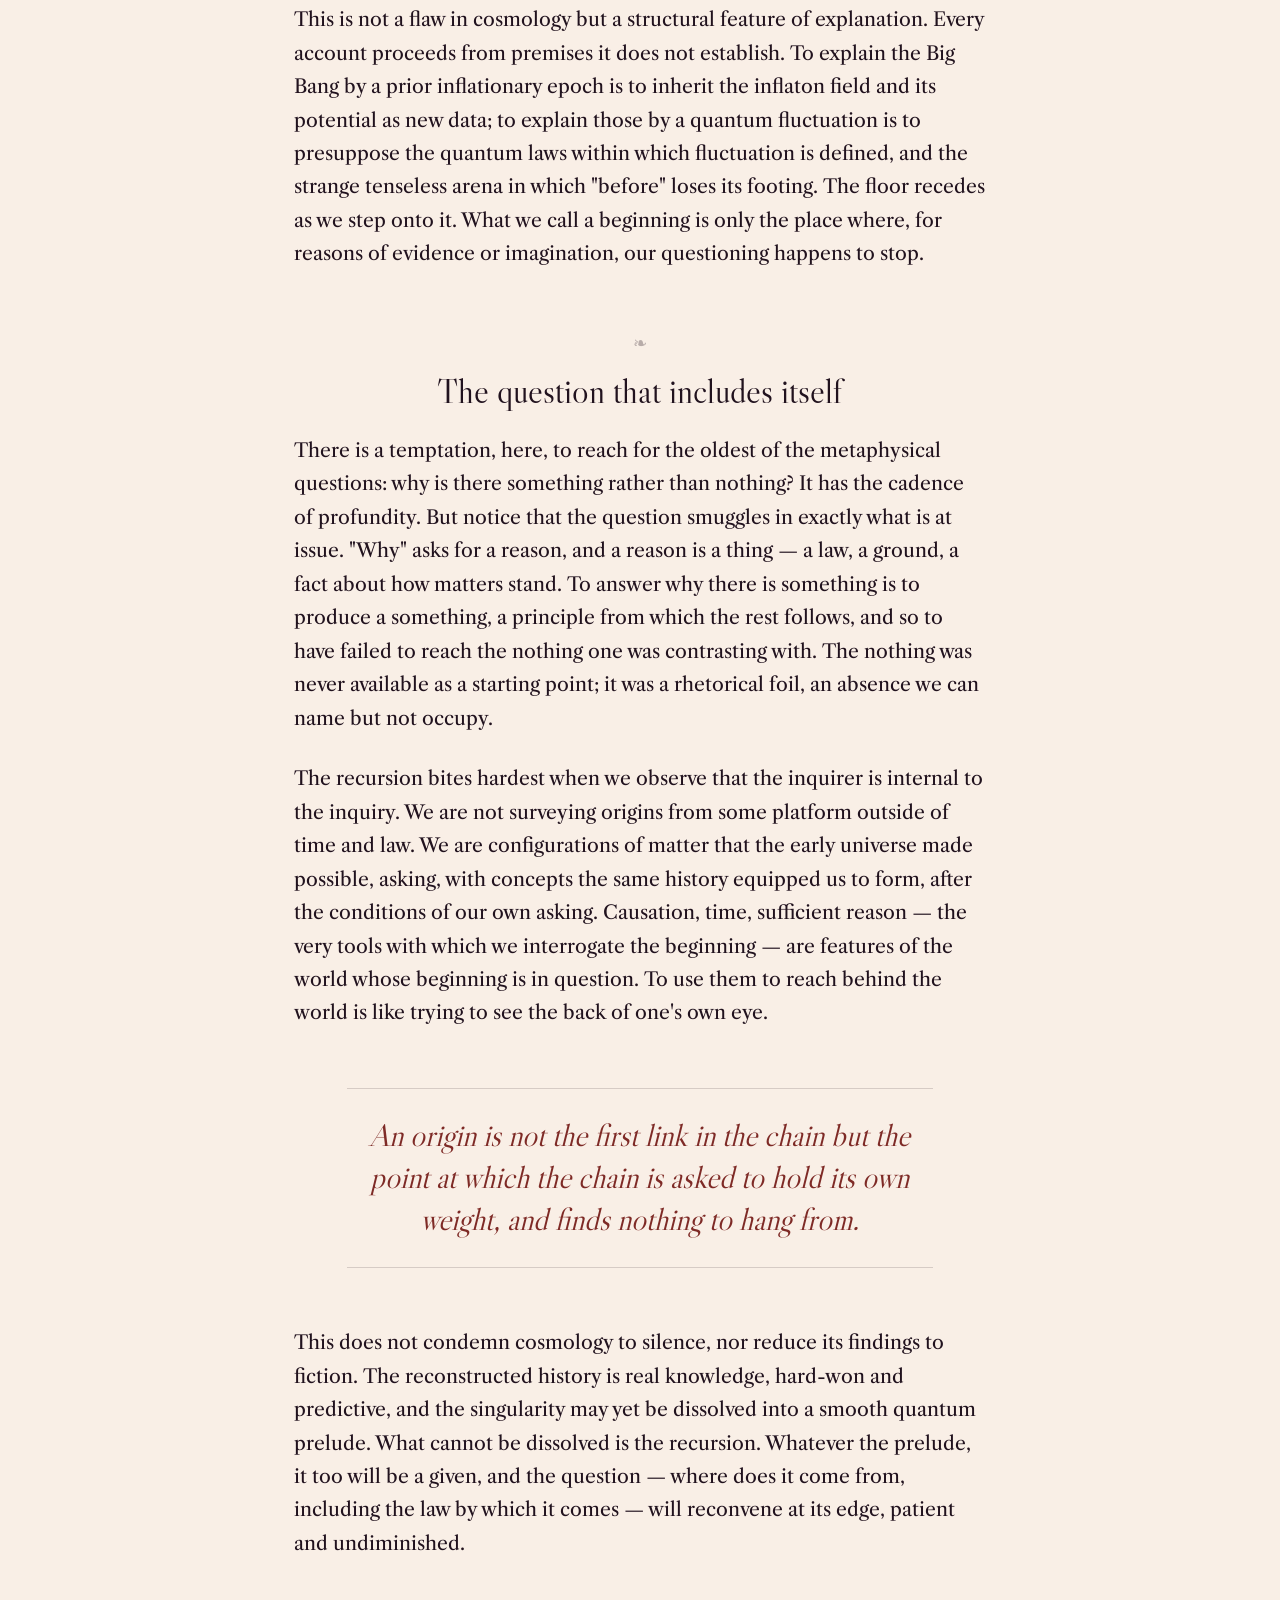
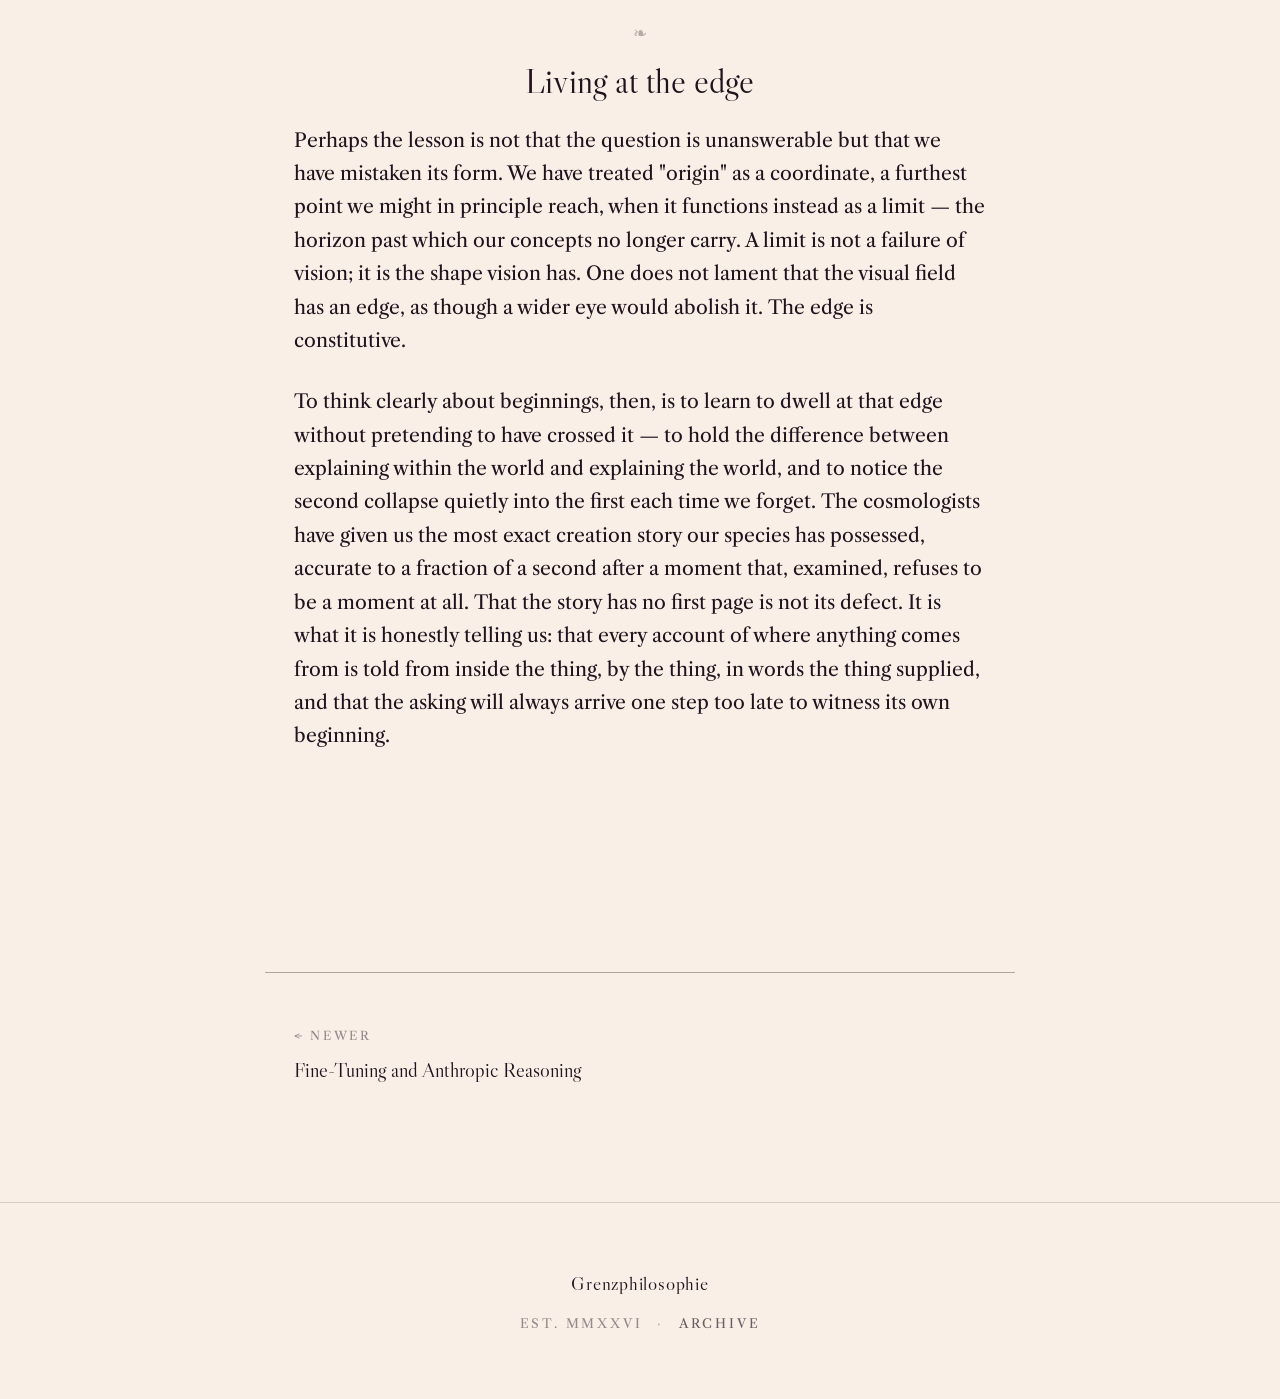
<file: posts/origins.html>
<!DOCTYPE html>
<html lang="en">
<head>
    <meta charset="UTF-8">
    <meta name="viewport" content="width=device-width, initial-scale=1.0">
    <title>On Origins: Cosmological and Conceptual — Grenzphilosophie</title>
    <meta name="description" content="Every account of a beginning presupposes what it sets out to explain. On the strange recursion of asking where anything, including the question, comes from.">
    <meta name="theme-color" content="#F9EFE6">

    <meta property="og:type" content="article">
    <meta property="og:title" content="On Origins: Cosmological and Conceptual">
    <meta property="og:description" content="Every account of a beginning presupposes what it sets out to explain. On the strange recursion of asking where anything, including the question, comes from.">
    <meta property="og:url" content="https://grenzphilosophie.com/posts/origins.html">

    <link rel="preconnect" href="https://fonts.googleapis.com">
    <link rel="preconnect" href="https://fonts.gstatic.com" crossorigin>
    <link href="https://fonts.googleapis.com/css2?family=Libre+Caslon+Display&family=Libre+Caslon+Text:ital,wght@0,400;0,700;1,400&display=swap" rel="stylesheet">
    <link rel="stylesheet" href="../css/style.css">
    <link rel="icon" type="image/svg+xml" href="../favicon.svg">
</head>
<body>
    <div class="progress" id="progress"></div>

    <header class="topbar">
        <div class="topbar__inner">
            <a href="../index.html" class="topbar__mark">Grenzphilosophie</a>
            <nav class="topbar__nav"><a href="../archive.html">Archive</a><a href="../index.html">Home</a></nav>
        </div>
    </header>

    <article class="article">
        <header class="article__header">
            <p class="article__meta">10 August 2025<span>Metaphysics</span><span>5 min</span></p>
            <h1 class="article__title">On Origins: Cosmological and Conceptual</h1>
            <p class="article__standfirst">Every account of a beginning presupposes what it sets out to explain. On the strange recursion of asking where anything, including the question, comes from.</p>
            <div class="article__opener-rule"></div>
        </header>

        <div class="prose">
<p>Cosmology has a peculiar grammar. Its great achievement, the reconstruction of fourteen billion years of history from the faint static of microwave radiation and the recession of distant light, is also the site of its deepest embarrassment. Run the expansion backward, compress the galaxies into a denser and hotter past, and the equations of general relativity converge on a moment of infinite density and vanishing volume — a singularity at which the very theory that delivered us there ceases to mean anything. The map, followed faithfully, dissolves at its own origin.</p>

<p>We are accustomed to treating this as a problem of physics, to be solved by some future theory of quantum gravity that will smooth the singularity into something tractable. But the difficulty is older and stranger than any particular equation, and it does not obviously yield to better equations. It is the difficulty of asking where things come from when the asking itself is one of the things.</p>

<h2>The receding floor</h2>

<p>Consider what an explanation of a beginning must do. To say that the universe began with the hot, dense state we call the Big Bang is to describe a condition — fields at certain values, a spacetime of a certain curvature, laws of a certain form — and then to narrate what followed from it. The narration is the easy part; the equations are time-symmetric and run forward gladly. The hard part is the condition itself. For the explanation to explain, the initial state must be given, and whatever is given is, by definition, not accounted for by the explanation that begins there.</p>

<p>This is not a flaw in cosmology but a structural feature of explanation. Every account proceeds from premises it does not establish. To explain the Big Bang by a prior inflationary epoch is to inherit the inflaton field and its potential as new data; to explain those by a quantum fluctuation is to presuppose the quantum laws within which fluctuation is defined, and the strange tenseless arena in which "before" loses its footing. The floor recedes as we step onto it. What we call a beginning is only the place where, for reasons of evidence or imagination, our questioning happens to stop.</p>

<h2>The question that includes itself</h2>

<p>There is a temptation, here, to reach for the oldest of the metaphysical questions: why is there something rather than nothing? It has the cadence of profundity. But notice that the question smuggles in exactly what is at issue. "Why" asks for a reason, and a reason is a thing — a law, a ground, a fact about how matters stand. To answer why there is something is to produce a something, a principle from which the rest follows, and so to have failed to reach the nothing one was contrasting with. The nothing was never available as a starting point; it was a rhetorical foil, an absence we can name but not occupy.</p>

<p>The recursion bites hardest when we observe that the inquirer is internal to the inquiry. We are not surveying origins from some platform outside of time and law. We are configurations of matter that the early universe made possible, asking, with concepts the same history equipped us to form, after the conditions of our own asking. Causation, time, sufficient reason — the very tools with which we interrogate the beginning — are features of the world whose beginning is in question. To use them to reach behind the world is like trying to see the back of one's own eye.</p>

<blockquote>An origin is not the first link in the chain but the point at which the chain is asked to hold its own weight, and finds nothing to hang from.</blockquote>

<p>This does not condemn cosmology to silence, nor reduce its findings to fiction. The reconstructed history is real knowledge, hard-won and predictive, and the singularity may yet be dissolved into a smooth quantum prelude. What cannot be dissolved is the recursion. Whatever the prelude, it too will be a given, and the question — where does it come from, including the law by which it comes — will reconvene at its edge, patient and undiminished.</p>

<h2>Living at the edge</h2>

<p>Perhaps the lesson is not that the question is unanswerable but that we have mistaken its form. We have treated "origin" as a coordinate, a furthest point we might in principle reach, when it functions instead as a limit — the horizon past which our concepts no longer carry. A limit is not a failure of vision; it is the shape vision has. One does not lament that the visual field has an edge, as though a wider eye would abolish it. The edge is constitutive.</p>

<p>To think clearly about beginnings, then, is to learn to dwell at that edge without pretending to have crossed it — to hold the difference between explaining within the world and explaining the world, and to notice the second collapse quietly into the first each time we forget. The cosmologists have given us the most exact creation story our species has possessed, accurate to a fraction of a second after a moment that, examined, refuses to be a moment at all. That the story has no first page is not its defect. It is what it is honestly telling us: that every account of where anything comes from is told from inside the thing, by the thing, in words the thing supplied, and that the asking will always arrive one step too late to witness its own beginning.</p>
        </div>
    </article>

    <nav class="article__footer">
        <a class="adjacent adjacent--prev" href="fine-tuning.html"><span class="adjacent__label">← Newer</span><span class="adjacent__title">Fine-Tuning and Anthropic Reasoning</span></a>

    </nav>

    <footer class="site-footer">
        <div class="site-footer__mark">Grenzphilosophie</div>
        <div class="site-footer__line">Est. MMXXVI<span class="site-footer__sep">·</span><a href="../archive.html">Archive</a></div>
    </footer>

    <script>
        var bar = document.getElementById('progress');
        function tick() {
            var h = document.documentElement.scrollHeight - window.innerHeight;
            bar.style.width = (h > 0 ? (window.scrollY / h) * 100 : 0) + '%';
        }
        window.addEventListener('scroll', tick, { passive: true });
        window.addEventListener('resize', tick);
        tick();
    </script>
</body>
</html>
</file>
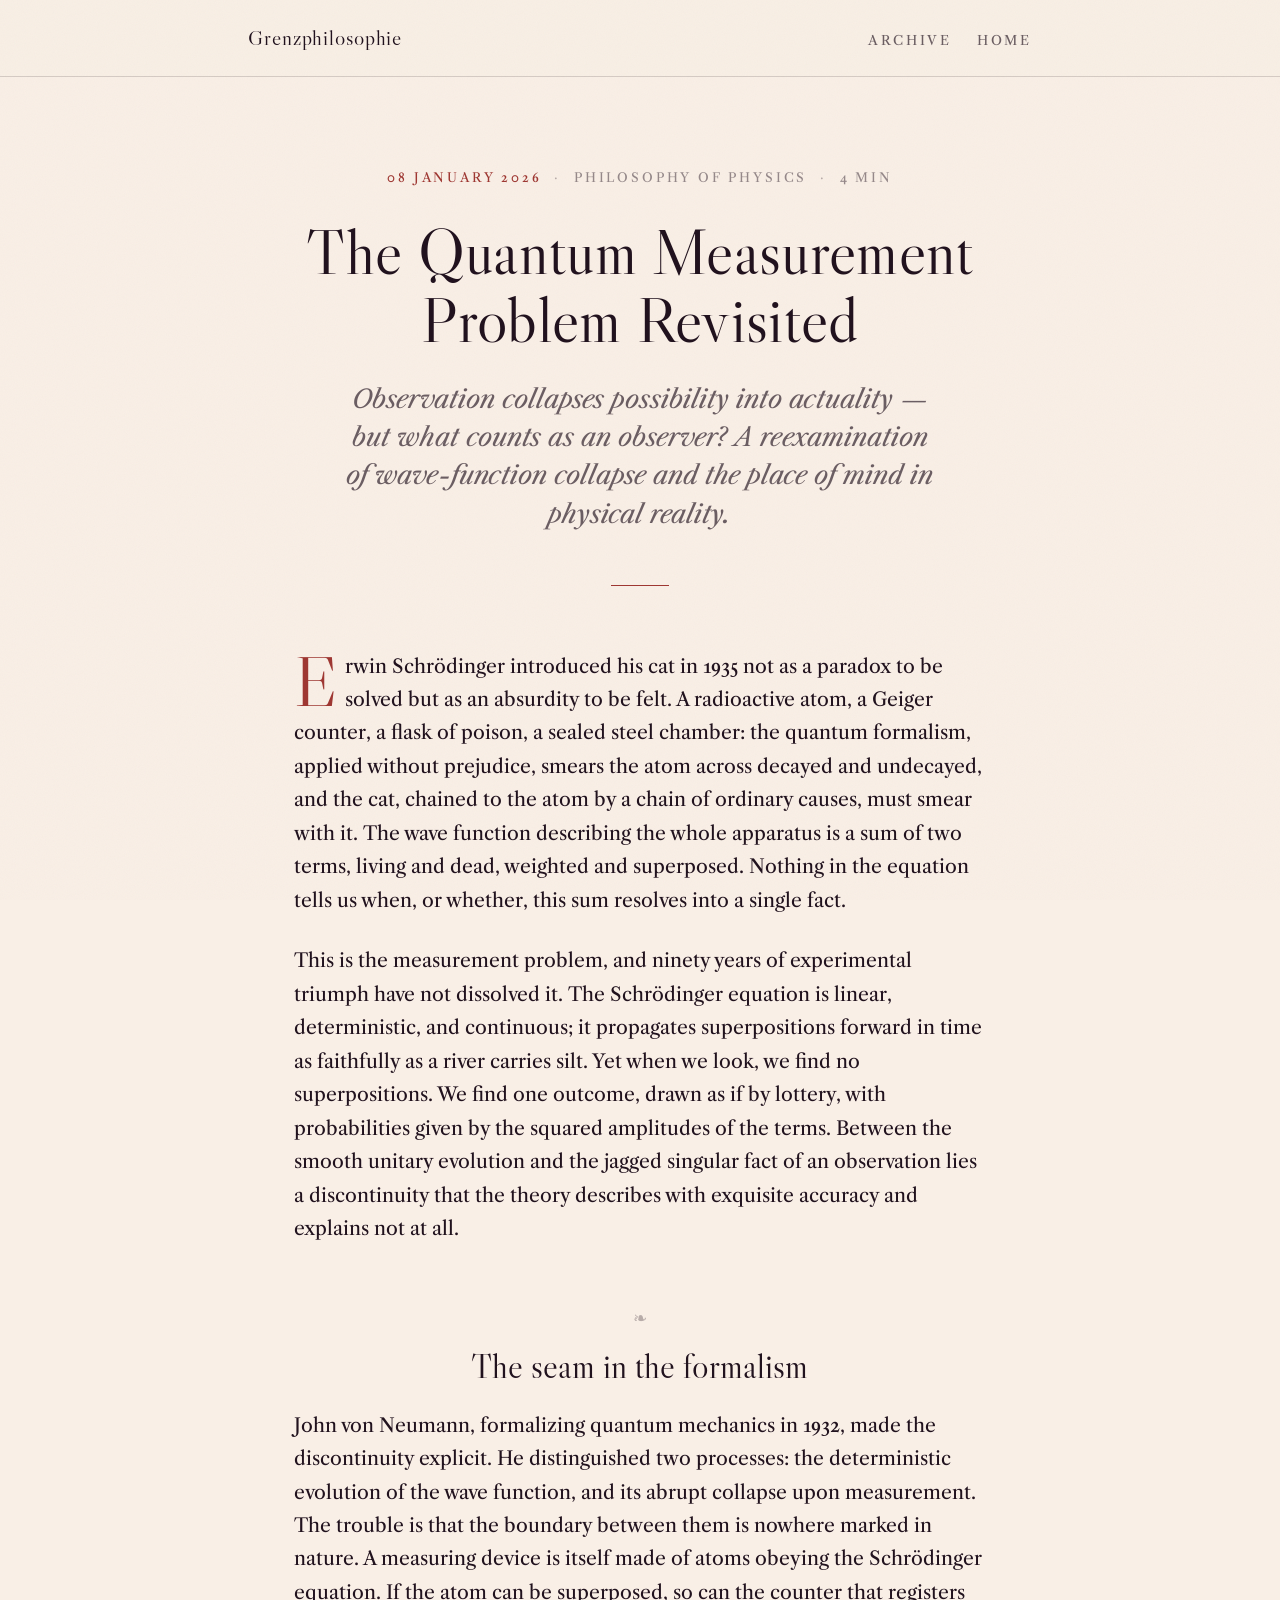
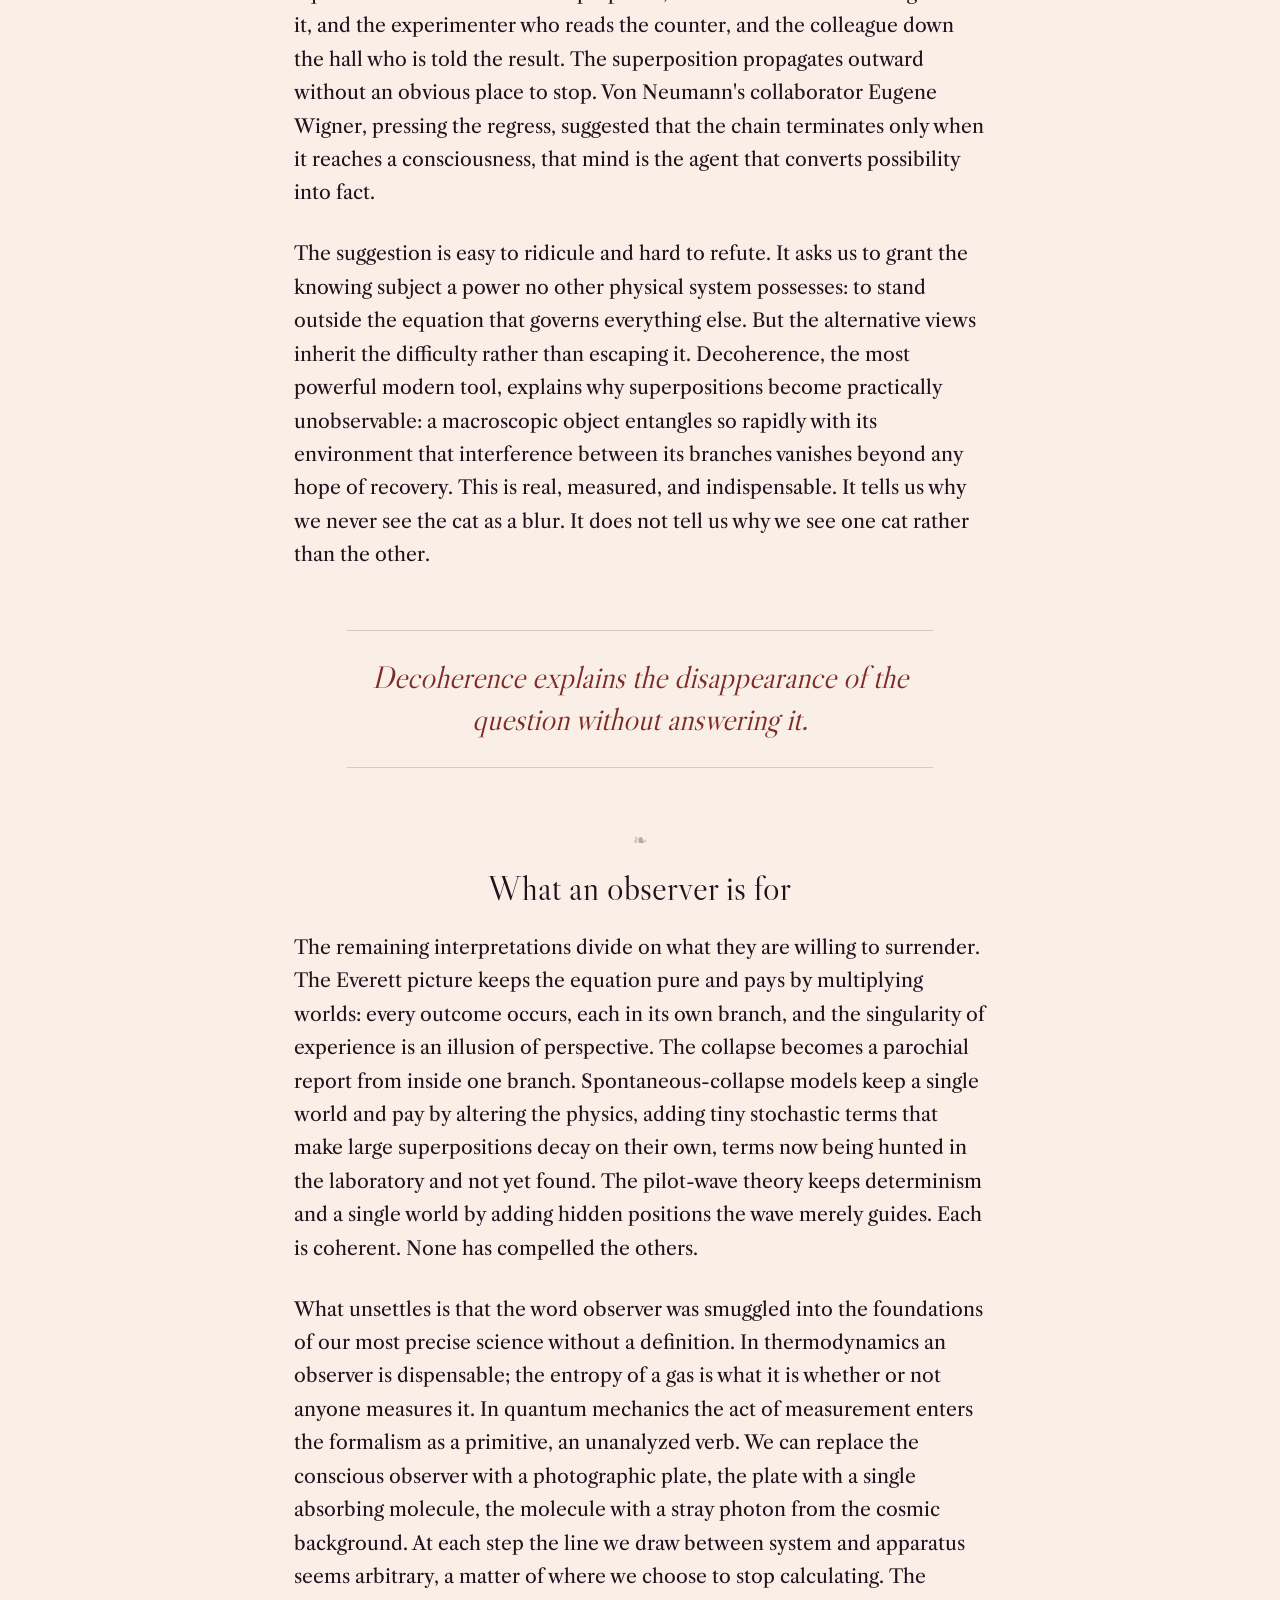
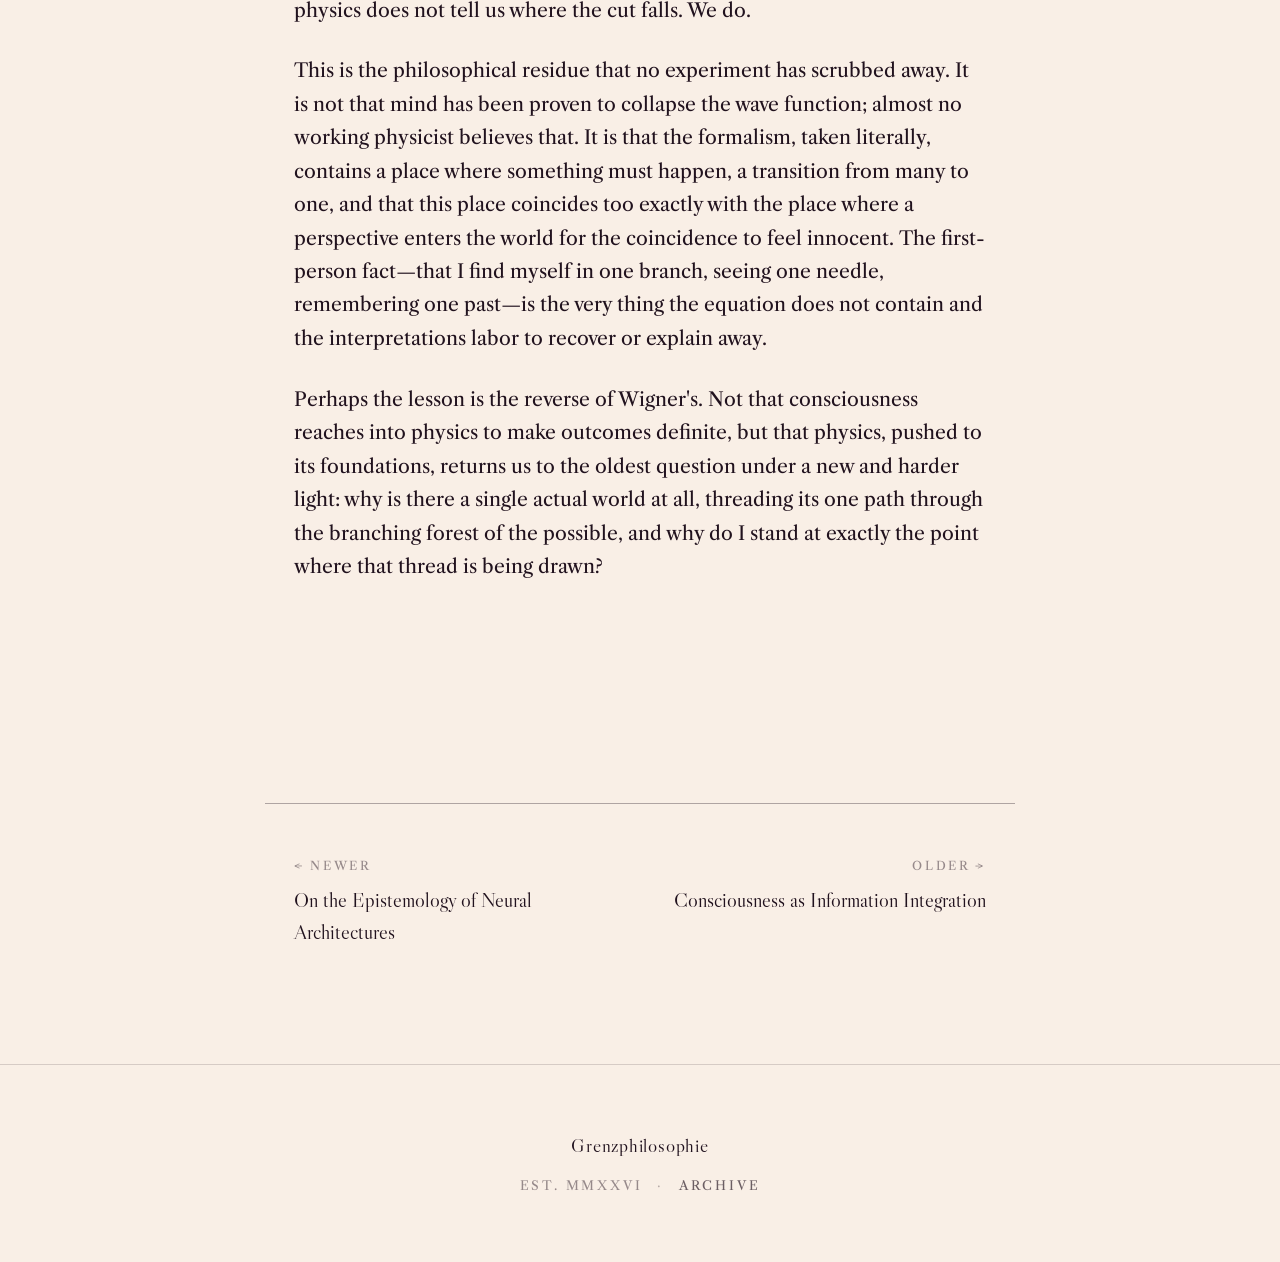
<file: posts/quantum-measurement.html>
<!DOCTYPE html>
<html lang="en">
<head>
    <meta charset="UTF-8">
    <meta name="viewport" content="width=device-width, initial-scale=1.0">
    <title>The Quantum Measurement Problem Revisited — Grenzphilosophie</title>
    <meta name="description" content="Observation collapses possibility into actuality — but what counts as an observer? A reexamination of wave-function collapse and the place of mind in physical reality.">
    <meta name="theme-color" content="#F9EFE6">

    <meta property="og:type" content="article">
    <meta property="og:title" content="The Quantum Measurement Problem Revisited">
    <meta property="og:description" content="Observation collapses possibility into actuality — but what counts as an observer? A reexamination of wave-function collapse and the place of mind in physical reality.">
    <meta property="og:url" content="https://grenzphilosophie.com/posts/quantum-measurement.html">

    <link rel="preconnect" href="https://fonts.googleapis.com">
    <link rel="preconnect" href="https://fonts.gstatic.com" crossorigin>
    <link href="https://fonts.googleapis.com/css2?family=Libre+Caslon+Display&family=Libre+Caslon+Text:ital,wght@0,400;0,700;1,400&display=swap" rel="stylesheet">
    <link rel="stylesheet" href="../css/style.css">
    <link rel="icon" type="image/svg+xml" href="../favicon.svg">
</head>
<body>
    <div class="progress" id="progress"></div>

    <header class="topbar">
        <div class="topbar__inner">
            <a href="../index.html" class="topbar__mark">Grenzphilosophie</a>
            <nav class="topbar__nav"><a href="../archive.html">Archive</a><a href="../index.html">Home</a></nav>
        </div>
    </header>

    <article class="article">
        <header class="article__header">
            <p class="article__meta">08 January 2026<span>Philosophy of Physics</span><span>4 min</span></p>
            <h1 class="article__title">The Quantum Measurement Problem Revisited</h1>
            <p class="article__standfirst">Observation collapses possibility into actuality — but what counts as an observer? A reexamination of wave-function collapse and the place of mind in physical reality.</p>
            <div class="article__opener-rule"></div>
        </header>

        <div class="prose">
<p>Erwin Schrödinger introduced his cat in 1935 not as a paradox to be solved but as an absurdity to be felt. A radioactive atom, a Geiger counter, a flask of poison, a sealed steel chamber: the quantum formalism, applied without prejudice, smears the atom across decayed and undecayed, and the cat, chained to the atom by a chain of ordinary causes, must smear with it. The wave function describing the whole apparatus is a sum of two terms, living and dead, weighted and superposed. Nothing in the equation tells us when, or whether, this sum resolves into a single fact.</p>

<p>This is the measurement problem, and ninety years of experimental triumph have not dissolved it. The Schrödinger equation is linear, deterministic, and continuous; it propagates superpositions forward in time as faithfully as a river carries silt. Yet when we look, we find no superpositions. We find one outcome, drawn as if by lottery, with probabilities given by the squared amplitudes of the terms. Between the smooth unitary evolution and the jagged singular fact of an observation lies a discontinuity that the theory describes with exquisite accuracy and explains not at all.</p>

<h2>The seam in the formalism</h2>

<p>John von Neumann, formalizing quantum mechanics in 1932, made the discontinuity explicit. He distinguished two processes: the deterministic evolution of the wave function, and its abrupt collapse upon measurement. The trouble is that the boundary between them is nowhere marked in nature. A measuring device is itself made of atoms obeying the Schrödinger equation. If the atom can be superposed, so can the counter that registers it, and the experimenter who reads the counter, and the colleague down the hall who is told the result. The superposition propagates outward without an obvious place to stop. Von Neumann's collaborator Eugene Wigner, pressing the regress, suggested that the chain terminates only when it reaches a consciousness, that mind is the agent that converts possibility into fact.</p>

<p>The suggestion is easy to ridicule and hard to refute. It asks us to grant the knowing subject a power no other physical system possesses: to stand outside the equation that governs everything else. But the alternative views inherit the difficulty rather than escaping it. Decoherence, the most powerful modern tool, explains why superpositions become practically unobservable: a macroscopic object entangles so rapidly with its environment that interference between its branches vanishes beyond any hope of recovery. This is real, measured, and indispensable. It tells us why we never see the cat as a blur. It does not tell us why we see one cat rather than the other.</p>

<blockquote>Decoherence explains the disappearance of the question without answering it.</blockquote>

<h2>What an observer is for</h2>

<p>The remaining interpretations divide on what they are willing to surrender. The Everett picture keeps the equation pure and pays by multiplying worlds: every outcome occurs, each in its own branch, and the singularity of experience is an illusion of perspective. The collapse becomes a parochial report from inside one branch. Spontaneous-collapse models keep a single world and pay by altering the physics, adding tiny stochastic terms that make large superpositions decay on their own, terms now being hunted in the laboratory and not yet found. The pilot-wave theory keeps determinism and a single world by adding hidden positions the wave merely guides. Each is coherent. None has compelled the others.</p>

<p>What unsettles is that the word observer was smuggled into the foundations of our most precise science without a definition. In thermodynamics an observer is dispensable; the entropy of a gas is what it is whether or not anyone measures it. In quantum mechanics the act of measurement enters the formalism as a primitive, an unanalyzed verb. We can replace the conscious observer with a photographic plate, the plate with a single absorbing molecule, the molecule with a stray photon from the cosmic background. At each step the line we draw between system and apparatus seems arbitrary, a matter of where we choose to stop calculating. The physics does not tell us where the cut falls. We do.</p>

<p>This is the philosophical residue that no experiment has scrubbed away. It is not that mind has been proven to collapse the wave function; almost no working physicist believes that. It is that the formalism, taken literally, contains a place where something must happen, a transition from many to one, and that this place coincides too exactly with the place where a perspective enters the world for the coincidence to feel innocent. The first-person fact—that I find myself in one branch, seeing one needle, remembering one past—is the very thing the equation does not contain and the interpretations labor to recover or explain away.</p>

<p>Perhaps the lesson is the reverse of Wigner's. Not that consciousness reaches into physics to make outcomes definite, but that physics, pushed to its foundations, returns us to the oldest question under a new and harder light: why is there a single actual world at all, threading its one path through the branching forest of the possible, and why do I stand at exactly the point where that thread is being drawn?</p>
        </div>
    </article>

    <nav class="article__footer">
        <a class="adjacent adjacent--prev" href="epistemology-neural.html"><span class="adjacent__label">← Newer</span><span class="adjacent__title">On the Epistemology of Neural Architectures</span></a>
        <a class="adjacent adjacent--next" href="consciousness-iit.html"><span class="adjacent__label">Older →</span><span class="adjacent__title">Consciousness as Information Integration</span></a>

    </nav>

    <footer class="site-footer">
        <div class="site-footer__mark">Grenzphilosophie</div>
        <div class="site-footer__line">Est. MMXXVI<span class="site-footer__sep">·</span><a href="../archive.html">Archive</a></div>
    </footer>

    <script>
        var bar = document.getElementById('progress');
        function tick() {
            var h = document.documentElement.scrollHeight - window.innerHeight;
            bar.style.width = (h > 0 ? (window.scrollY / h) * 100 : 0) + '%';
        }
        window.addEventListener('scroll', tick, { passive: true });
        window.addEventListener('resize', tick);
        tick();
    </script>
</body>
</html>
</file>
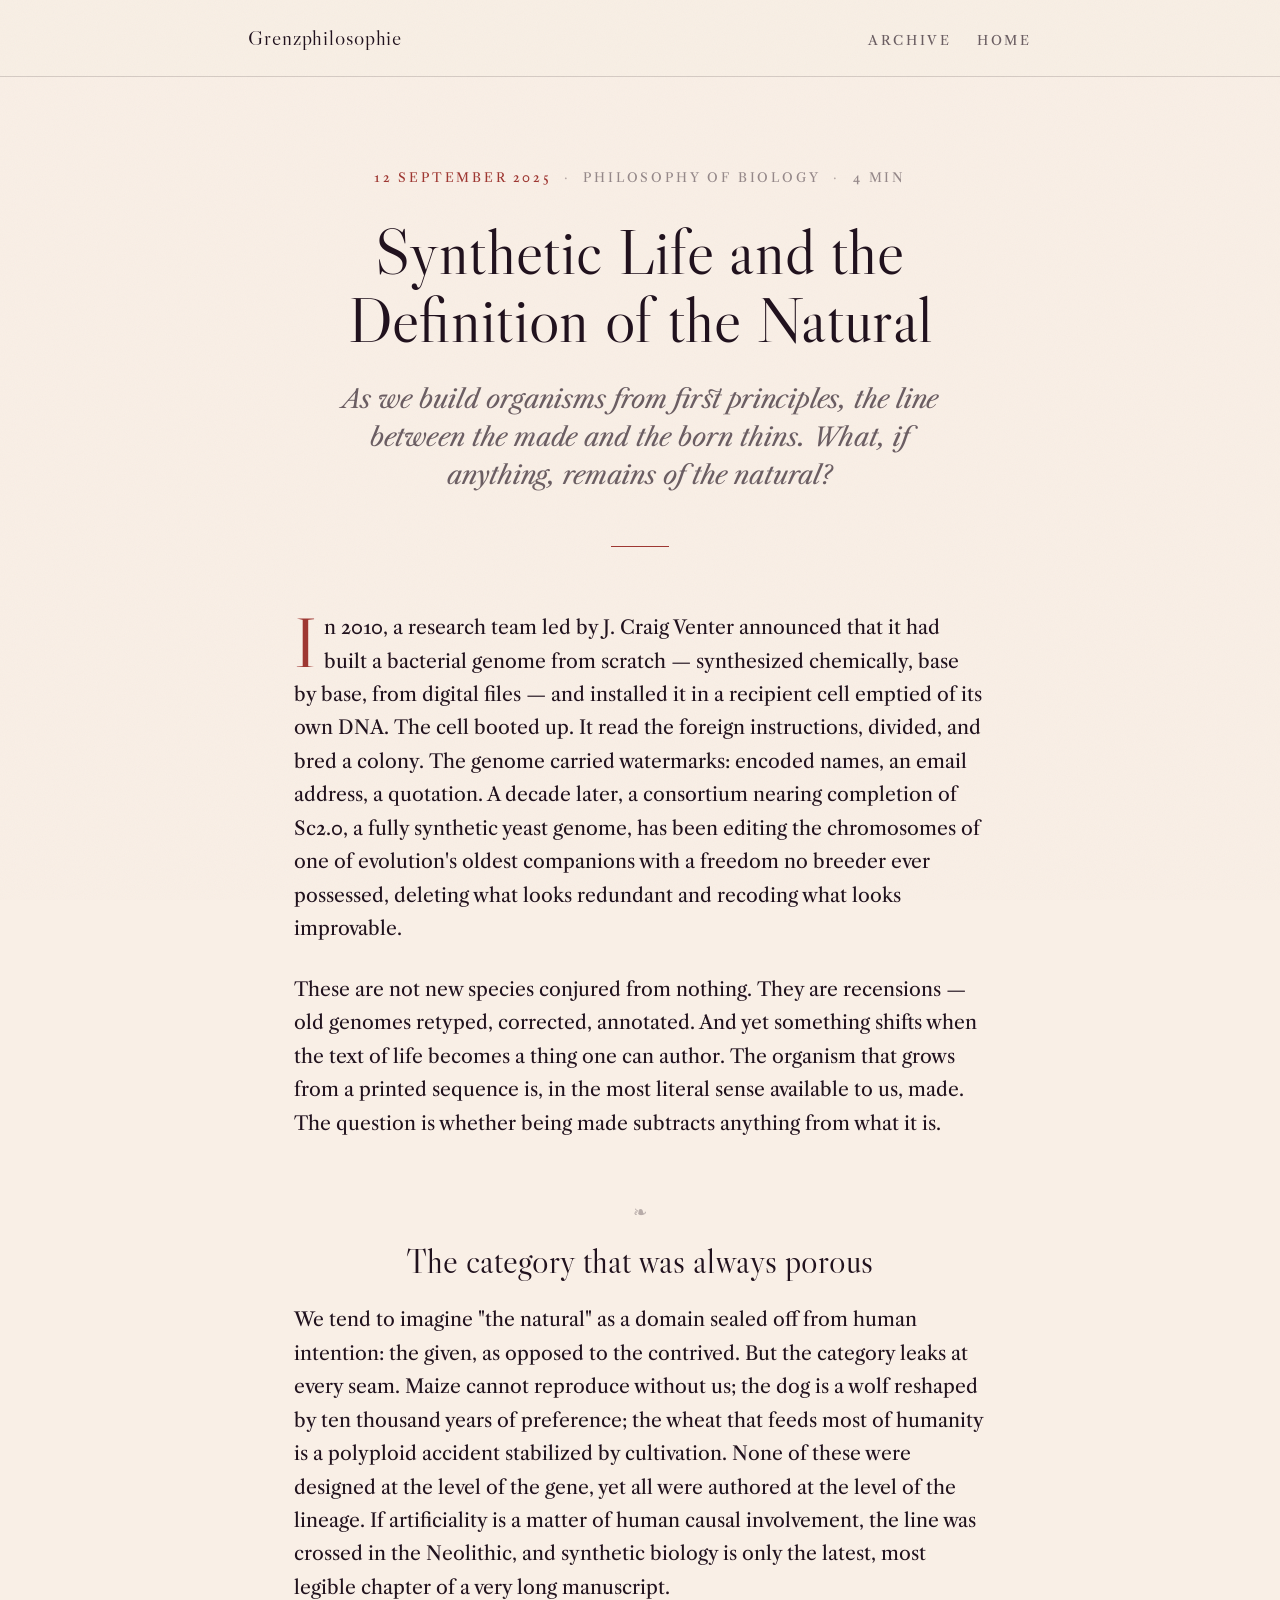
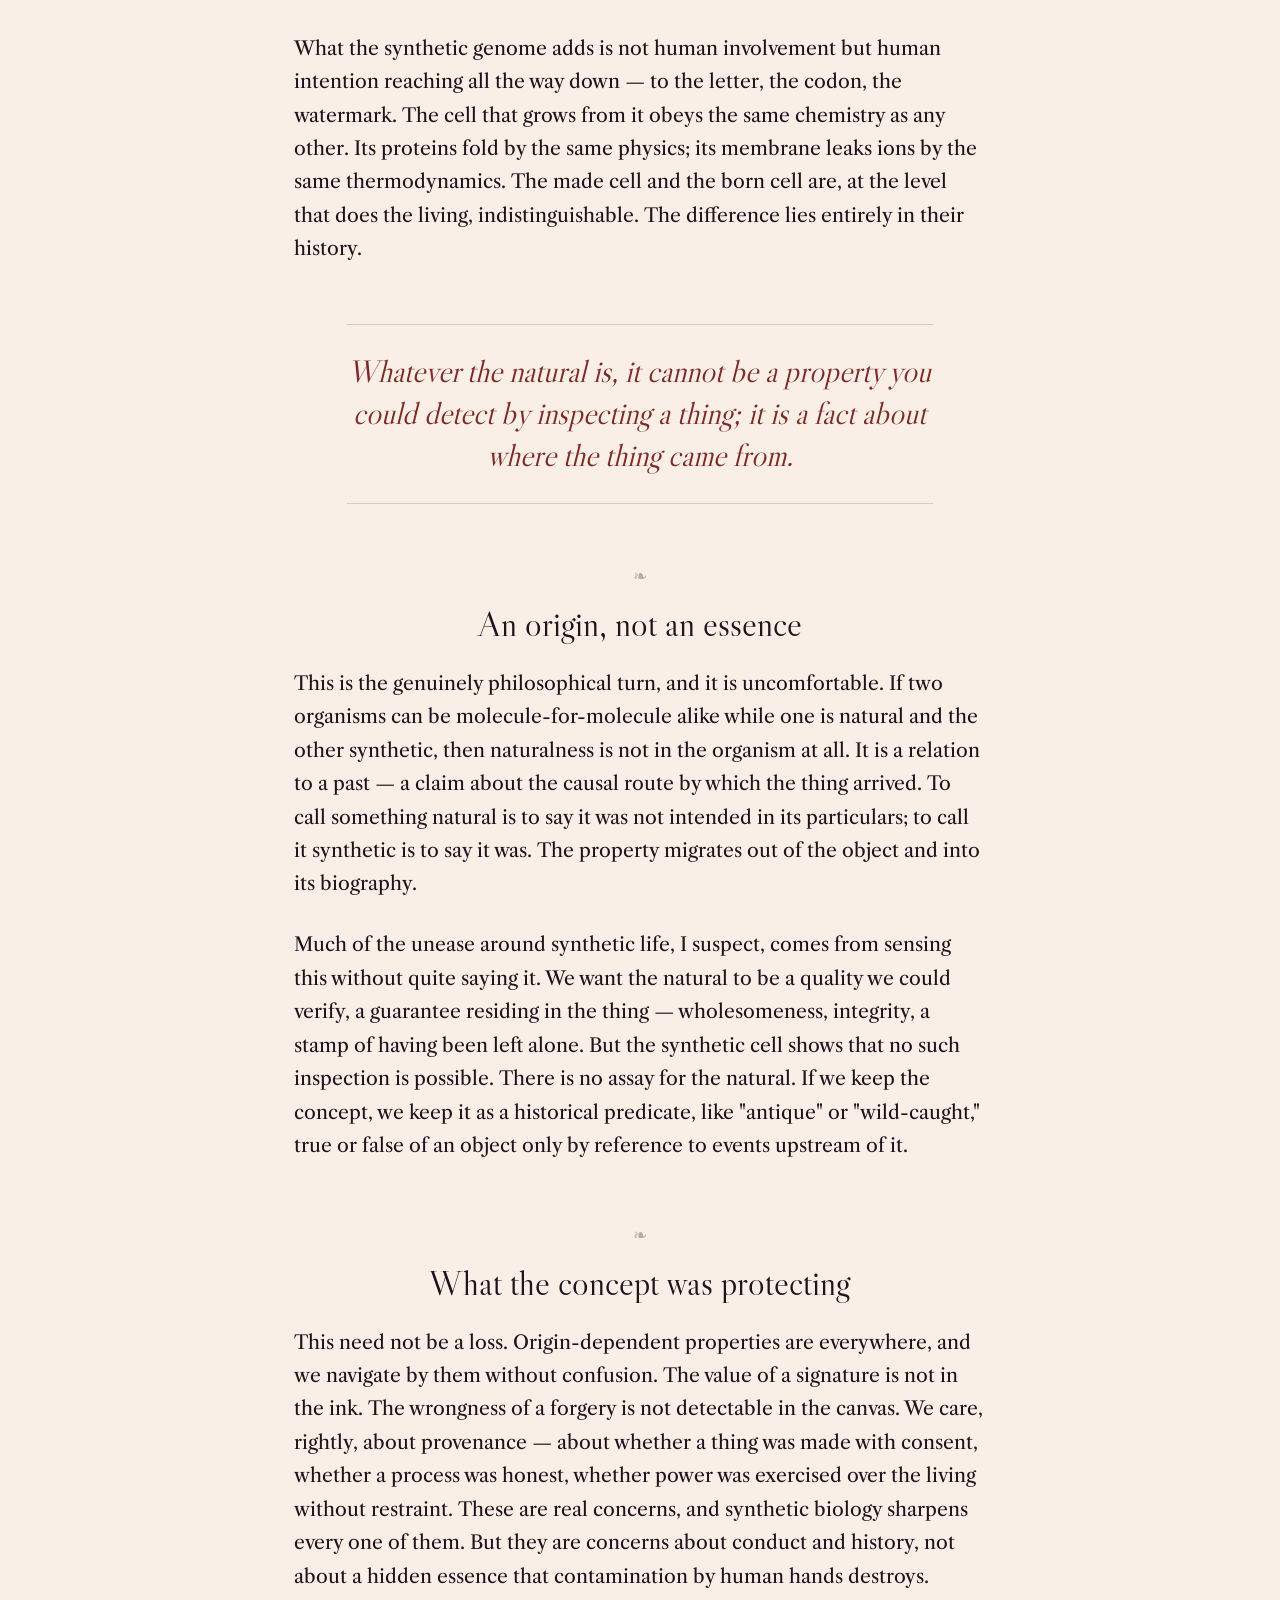
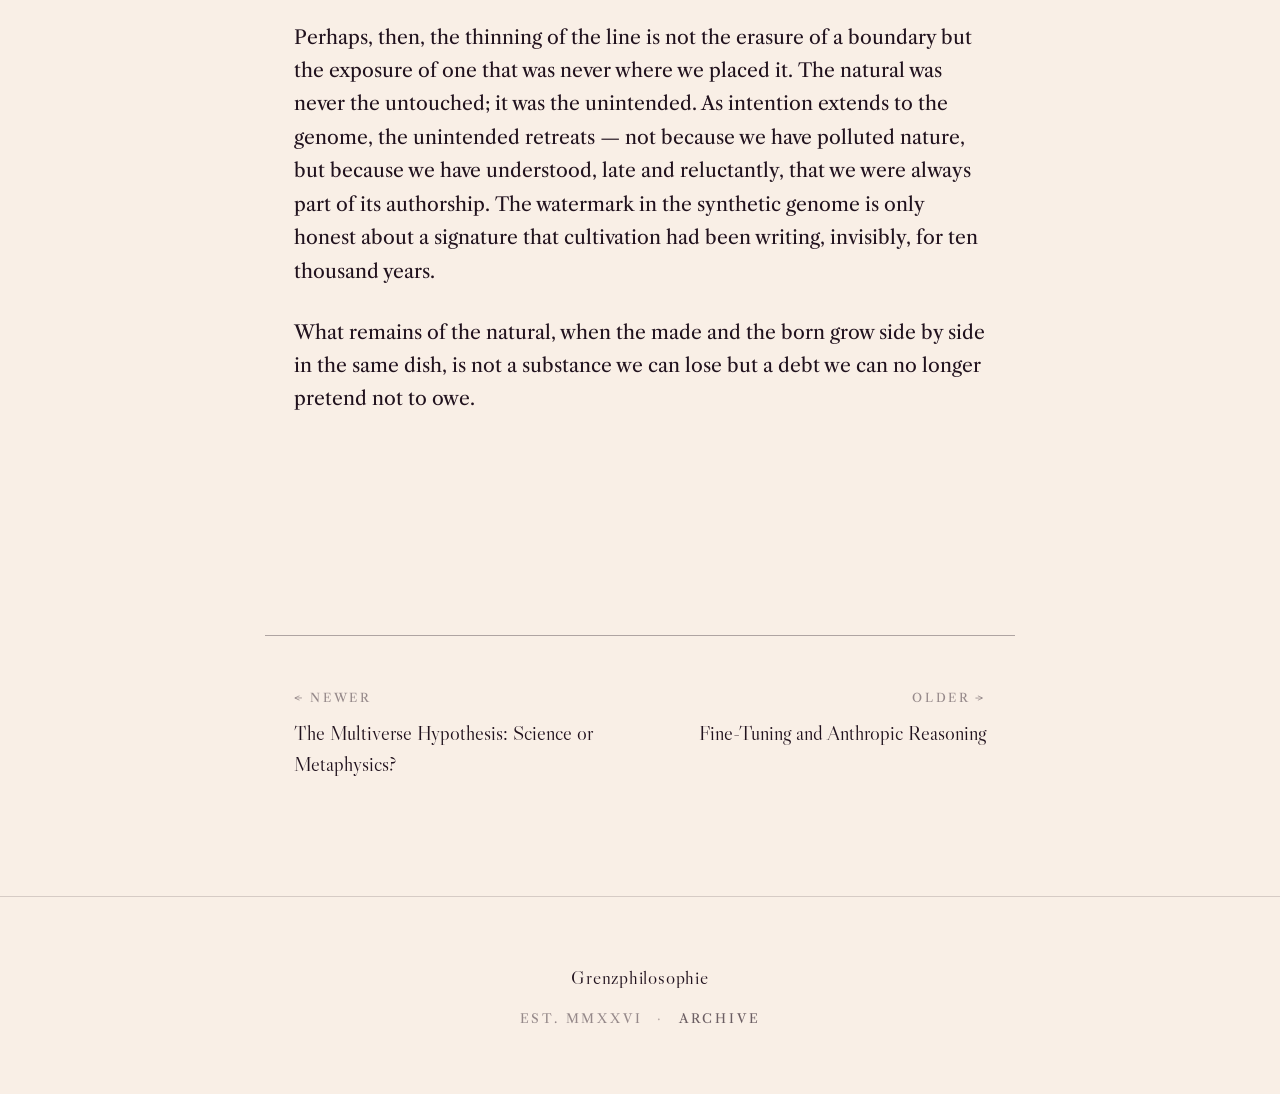
<file: posts/synthetic-life.html>
<!DOCTYPE html>
<html lang="en">
<head>
    <meta charset="UTF-8">
    <meta name="viewport" content="width=device-width, initial-scale=1.0">
    <title>Synthetic Life and the Definition of the Natural — Grenzphilosophie</title>
    <meta name="description" content="As we build organisms from first principles, the line between the made and the born thins. What, if anything, remains of the natural?">
    <meta name="theme-color" content="#F9EFE6">

    <meta property="og:type" content="article">
    <meta property="og:title" content="Synthetic Life and the Definition of the Natural">
    <meta property="og:description" content="As we build organisms from first principles, the line between the made and the born thins. What, if anything, remains of the natural?">
    <meta property="og:url" content="https://grenzphilosophie.com/posts/synthetic-life.html">

    <link rel="preconnect" href="https://fonts.googleapis.com">
    <link rel="preconnect" href="https://fonts.gstatic.com" crossorigin>
    <link href="https://fonts.googleapis.com/css2?family=Libre+Caslon+Display&family=Libre+Caslon+Text:ital,wght@0,400;0,700;1,400&display=swap" rel="stylesheet">
    <link rel="stylesheet" href="../css/style.css">
    <link rel="icon" type="image/svg+xml" href="../favicon.svg">
</head>
<body>
    <div class="progress" id="progress"></div>

    <header class="topbar">
        <div class="topbar__inner">
            <a href="../index.html" class="topbar__mark">Grenzphilosophie</a>
            <nav class="topbar__nav"><a href="../archive.html">Archive</a><a href="../index.html">Home</a></nav>
        </div>
    </header>

    <article class="article">
        <header class="article__header">
            <p class="article__meta">12 September 2025<span>Philosophy of Biology</span><span>4 min</span></p>
            <h1 class="article__title">Synthetic Life and the Definition of the Natural</h1>
            <p class="article__standfirst">As we build organisms from first principles, the line between the made and the born thins. What, if anything, remains of the natural?</p>
            <div class="article__opener-rule"></div>
        </header>

        <div class="prose">
<p>In 2010, a research team led by J. Craig Venter announced that it had built a bacterial genome from scratch — synthesized chemically, base by base, from digital files — and installed it in a recipient cell emptied of its own DNA. The cell booted up. It read the foreign instructions, divided, and bred a colony. The genome carried watermarks: encoded names, an email address, a quotation. A decade later, a consortium nearing completion of Sc2.0, a fully synthetic yeast genome, has been editing the chromosomes of one of evolution's oldest companions with a freedom no breeder ever possessed, deleting what looks redundant and recoding what looks improvable.</p>

<p>These are not new species conjured from nothing. They are recensions — old genomes retyped, corrected, annotated. And yet something shifts when the text of life becomes a thing one can author. The organism that grows from a printed sequence is, in the most literal sense available to us, made. The question is whether being made subtracts anything from what it is.</p>

<h2>The category that was always porous</h2>

<p>We tend to imagine "the natural" as a domain sealed off from human intention: the given, as opposed to the contrived. But the category leaks at every seam. Maize cannot reproduce without us; the dog is a wolf reshaped by ten thousand years of preference; the wheat that feeds most of humanity is a polyploid accident stabilized by cultivation. None of these were designed at the level of the gene, yet all were authored at the level of the lineage. If artificiality is a matter of human causal involvement, the line was crossed in the Neolithic, and synthetic biology is only the latest, most legible chapter of a very long manuscript.</p>

<p>What the synthetic genome adds is not human involvement but human intention reaching all the way down — to the letter, the codon, the watermark. The cell that grows from it obeys the same chemistry as any other. Its proteins fold by the same physics; its membrane leaks ions by the same thermodynamics. The made cell and the born cell are, at the level that does the living, indistinguishable. The difference lies entirely in their history.</p>

<blockquote>Whatever the natural is, it cannot be a property you could detect by inspecting a thing; it is a fact about where the thing came from.</blockquote>

<h2>An origin, not an essence</h2>

<p>This is the genuinely philosophical turn, and it is uncomfortable. If two organisms can be molecule-for-molecule alike while one is natural and the other synthetic, then naturalness is not in the organism at all. It is a relation to a past — a claim about the causal route by which the thing arrived. To call something natural is to say it was not intended in its particulars; to call it synthetic is to say it was. The property migrates out of the object and into its biography.</p>

<p>Much of the unease around synthetic life, I suspect, comes from sensing this without quite saying it. We want the natural to be a quality we could verify, a guarantee residing in the thing — wholesomeness, integrity, a stamp of having been left alone. But the synthetic cell shows that no such inspection is possible. There is no assay for the natural. If we keep the concept, we keep it as a historical predicate, like "antique" or "wild-caught," true or false of an object only by reference to events upstream of it.</p>

<h2>What the concept was protecting</h2>

<p>This need not be a loss. Origin-dependent properties are everywhere, and we navigate by them without confusion. The value of a signature is not in the ink. The wrongness of a forgery is not detectable in the canvas. We care, rightly, about provenance — about whether a thing was made with consent, whether a process was honest, whether power was exercised over the living without restraint. These are real concerns, and synthetic biology sharpens every one of them. But they are concerns about conduct and history, not about a hidden essence that contamination by human hands destroys.</p>

<p>Perhaps, then, the thinning of the line is not the erasure of a boundary but the exposure of one that was never where we placed it. The natural was never the untouched; it was the unintended. As intention extends to the genome, the unintended retreats — not because we have polluted nature, but because we have understood, late and reluctantly, that we were always part of its authorship. The watermark in the synthetic genome is only honest about a signature that cultivation had been writing, invisibly, for ten thousand years.</p>

<p>What remains of the natural, when the made and the born grow side by side in the same dish, is not a substance we can lose but a debt we can no longer pretend not to owe.</p>
        </div>
    </article>

    <nav class="article__footer">
        <a class="adjacent adjacent--prev" href="multiverse.html"><span class="adjacent__label">← Newer</span><span class="adjacent__title">The Multiverse Hypothesis: Science or Metaphysics?</span></a>
        <a class="adjacent adjacent--next" href="fine-tuning.html"><span class="adjacent__label">Older →</span><span class="adjacent__title">Fine-Tuning and Anthropic Reasoning</span></a>

    </nav>

    <footer class="site-footer">
        <div class="site-footer__mark">Grenzphilosophie</div>
        <div class="site-footer__line">Est. MMXXVI<span class="site-footer__sep">·</span><a href="../archive.html">Archive</a></div>
    </footer>

    <script>
        var bar = document.getElementById('progress');
        function tick() {
            var h = document.documentElement.scrollHeight - window.innerHeight;
            bar.style.width = (h > 0 ? (window.scrollY / h) * 100 : 0) + '%';
        }
        window.addEventListener('scroll', tick, { passive: true });
        window.addEventListener('resize', tick);
        tick();
    </script>
</body>
</html>
</file>
<file: css/style.css>
/* ════════════════════════════════════════════════════════════
   GRENZPHILOSOPHIE
   A journal of philosophy at the frontier of science.

   Aesthetic: dark academia / literary quarterly.
   Parchment ground, oxblood accent, Libre Caslon throughout.
   ════════════════════════════════════════════════════════════ */

:root {
    --parchment:      #F9EFE6;
    --parchment-deep: #F2E5D6;
    --ink:            #21121E;
    --oxblood:        #9F3732;
    --oxblood-deep:   #7E2A26;

    --muted:       rgba(33, 18, 30, 0.66);
    --faint:       rgba(33, 18, 30, 0.46);
    --whisper:     rgba(33, 18, 30, 0.30);
    --rule:        rgba(33, 18, 30, 0.16);
    --rule-strong: rgba(33, 18, 30, 0.34);

    --measure: 41rem;   /* reading column */
    --frame:   46rem;   /* masthead / header frame */

    --display: "Libre Caslon Display", "Cormorant Garamond", Georgia, "Times New Roman", serif;
    --text:    "Libre Caslon Text", Georgia, "Times New Roman", serif;

    --ease: cubic-bezier(0.16, 1, 0.3, 1);
}

*, *::before, *::after { box-sizing: border-box; margin: 0; padding: 0; }

html {
    font-size: clamp(16.5px, 1rem + 0.18vw, 19px);
    -webkit-text-size-adjust: 100%;
    text-size-adjust: 100%;
    scroll-behavior: smooth;
}

body {
    font-family: var(--text);
    font-weight: 400;
    background-color: var(--parchment);
    color: var(--ink);
    line-height: 1.74;
    text-rendering: optimizeLegibility;
    -webkit-font-smoothing: antialiased;
    -moz-osx-font-smoothing: grayscale;
    font-feature-settings: "kern" 1, "liga" 1, "onum" 1, "calt" 1;
    position: relative;
    min-height: 100vh;
}

/* Paper grain — a barely-there fixed overlay */
body::after {
    content: "";
    position: fixed;
    inset: 0;
    z-index: 9999;
    pointer-events: none;
    opacity: 0.04;
    mix-blend-mode: multiply;
    background-image: url("data:image/svg+xml,%3Csvg xmlns='http://www.w3.org/2000/svg' width='220' height='220'%3E%3Cfilter id='n'%3E%3CfeTurbulence type='fractalNoise' baseFrequency='0.9' numOctaves='2' stitchTiles='stitch'/%3E%3C/filter%3E%3Crect width='100%25' height='100%25' filter='url(%23n)'/%3E%3C/svg%3E");
}

::selection { background: var(--oxblood); color: var(--parchment); }

a { color: inherit; text-decoration: none; }

em, i { font-style: italic; }

/* The animated underline used on links throughout */
.underline {
    background-image: linear-gradient(var(--oxblood), var(--oxblood));
    background-size: 0% 1px;
    background-position: 0 100%;
    background-repeat: no-repeat;
    transition: background-size 0.6s var(--ease);
    padding-bottom: 0.04em;
}
a:hover .underline,
.underline:hover { background-size: 100% 1px; }

/* ── Shared scaffolding ─────────────────────────────────────── */

.wrap   { width: 100%; max-width: var(--measure); margin-inline: auto; padding-inline: 1.6rem; }
.wrap--frame { max-width: var(--frame); }

.eyebrow {
    font-family: var(--text);
    font-size: 0.7rem;
    font-style: normal;
    letter-spacing: 0.26em;
    text-transform: uppercase;
    color: var(--oxblood);
}

.rule {
    border: 0;
    height: 1px;
    background: var(--rule);
}

.ornament {
    text-align: center;
    color: var(--whisper);
    font-size: 0.9rem;
    letter-spacing: 0.5em;
    padding-left: 0.5em;
    user-select: none;
}

/* ── Slim site header (article + archive pages) ─────────────── */

.topbar {
    border-bottom: 1px solid var(--rule);
    background: color-mix(in srgb, var(--parchment) 86%, transparent);
}
@supports not (background: color-mix(in srgb, red, blue)) {
    .topbar { background: var(--parchment); }
}

.topbar__inner {
    max-width: var(--frame);
    margin-inline: auto;
    padding: 1.05rem 1.6rem;
    display: flex;
    align-items: baseline;
    justify-content: space-between;
    gap: 1rem;
}

.topbar__mark {
    font-family: var(--display);
    font-size: 1.18rem;
    letter-spacing: 0.04em;
}
.topbar__mark:hover { color: var(--oxblood); }

.topbar__nav {
    font-family: var(--text);
    font-size: 0.72rem;
    letter-spacing: 0.2em;
    text-transform: uppercase;
    color: var(--muted);
    display: flex;
    gap: 1.4rem;
}
.topbar__nav a { transition: color 0.3s ease; }
.topbar__nav a:hover { color: var(--oxblood); }

/* ════════════════════════════════════════════════════════════
   HOME
   ════════════════════════════════════════════════════════════ */

.masthead {
    max-width: var(--frame);
    margin-inline: auto;
    padding: clamp(3.5rem, 9vw, 7rem) 1.6rem clamp(2rem, 4vw, 3rem);
    text-align: center;
}

.masthead__eyebrow { margin-bottom: 1.8rem; display: inline-block; }

.masthead__title {
    font-family: var(--display);
    font-weight: 400;
    font-size: clamp(2.7rem, 9vw, 5.4rem);
    line-height: 0.98;
    letter-spacing: 0.005em;
    margin-bottom: 1.5rem;
}

.masthead__rule {
    width: 3.2rem;
    height: 1px;
    background: var(--oxblood);
    margin: 0 auto 1.5rem;
}

.masthead__tagline {
    font-style: italic;
    font-size: clamp(1.05rem, 2.4vw, 1.3rem);
    color: var(--muted);
    max-width: 34rem;
    margin: 0 auto;
    line-height: 1.5;
}

.frontispiece {
    width: clamp(150px, 34vw, 230px);
    margin: clamp(2.4rem, 5vw, 3.4rem) auto 0;
    display: block;
    opacity: 0.92;
    mix-blend-mode: multiply;
    filter: sepia(0.18) contrast(1.02);
}

.colophon-note {
    max-width: var(--measure);
    margin: clamp(2.5rem, 6vw, 4rem) auto 0;
    padding-inline: 1.6rem;
    text-align: center;
    font-style: italic;
    color: var(--muted);
    font-size: 1.02rem;
}

/* The index of essays */
.index {
    max-width: var(--measure);
    margin: clamp(3rem, 7vw, 5rem) auto 0;
    padding-inline: 1.6rem;
}

.index__heading {
    font-family: var(--text);
    font-size: 0.72rem;
    letter-spacing: 0.26em;
    text-transform: uppercase;
    color: var(--faint);
    text-align: center;
    margin-bottom: 2.6rem;
    position: relative;
}

.entry {
    padding: clamp(1.8rem, 4vw, 2.6rem) 0;
    border-top: 1px solid var(--rule);
}
.entry:last-child { border-bottom: 1px solid var(--rule); }

.entry__meta {
    display: flex;
    align-items: baseline;
    gap: 0.9rem;
    margin-bottom: 0.7rem;
    flex-wrap: wrap;
}
.entry__date {
    font-size: 0.68rem;
    letter-spacing: 0.2em;
    text-transform: uppercase;
    color: var(--oxblood);
}
.entry__cat {
    font-size: 0.68rem;
    letter-spacing: 0.18em;
    text-transform: uppercase;
    color: var(--faint);
}
.entry__cat::before { content: "·"; margin-right: 0.9rem; color: var(--whisper); }

.entry__title {
    font-family: var(--display);
    font-weight: 400;
    font-size: clamp(1.55rem, 4.2vw, 2.35rem);
    line-height: 1.12;
    margin-bottom: 0.7rem;
}
.entry__title a { transition: color 0.3s ease; }
.entry:hover .entry__title a { color: var(--oxblood-deep); }

.entry__standfirst {
    color: var(--muted);
    font-size: 1.02rem;
    line-height: 1.6;
    max-width: 34rem;
}

.entry__more {
    display: inline-block;
    margin-top: 0.9rem;
    font-family: var(--text);
    font-size: 0.7rem;
    letter-spacing: 0.22em;
    text-transform: uppercase;
    color: var(--faint);
    transition: color 0.3s ease;
}
.entry:hover .entry__more { color: var(--oxblood); }

/* ════════════════════════════════════════════════════════════
   ARTICLE
   ════════════════════════════════════════════════════════════ */

.article {
    max-width: var(--measure);
    margin-inline: auto;
    padding: clamp(3rem, 7vw, 5.5rem) 1.6rem clamp(4rem, 8vw, 7rem);
}

.article__header { text-align: center; margin-bottom: clamp(2.5rem, 5vw, 3.6rem); }

.article__meta {
    margin-bottom: 1.6rem;
    font-size: 0.7rem;
    letter-spacing: 0.22em;
    text-transform: uppercase;
    color: var(--oxblood);
}
.article__meta span { color: var(--faint); }
.article__meta span::before { content: "·"; margin: 0 0.7rem; color: var(--whisper); }

.article__title {
    font-family: var(--display);
    font-weight: 400;
    font-size: clamp(2.1rem, 6vw, 3.5rem);
    line-height: 1.06;
    letter-spacing: 0.005em;
    margin-bottom: 1.4rem;
}

.article__standfirst {
    font-style: italic;
    font-size: clamp(1.12rem, 2.6vw, 1.4rem);
    line-height: 1.5;
    color: var(--muted);
    max-width: 33rem;
    margin: 0 auto;
}

.article__opener-rule {
    width: 3.2rem;
    height: 1px;
    background: var(--oxblood);
    margin: clamp(2rem, 4vw, 2.8rem) auto 0;
}

/* Body prose */
.prose { font-size: 1.05rem; }

.prose > p { margin-bottom: 1.5rem; }

.prose > p:first-of-type::first-letter {
    font-family: var(--display);
    float: left;
    font-size: 3.9rem;
    line-height: 0.78;
    padding: 0.06em 0.1em 0 0;
    color: var(--oxblood);
}

.prose h2 {
    font-family: var(--display);
    font-weight: 400;
    font-size: clamp(1.4rem, 3.4vw, 1.9rem);
    line-height: 1.2;
    margin: clamp(2.6rem, 5vw, 3.4rem) 0 1.2rem;
    text-align: center;
}
.prose h2::before {
    content: "❧";
    display: block;
    color: var(--whisper);
    font-size: 0.95rem;
    margin-bottom: 0.9rem;
}

.prose blockquote {
    margin: clamp(2.4rem, 5vw, 3.2rem) auto;
    max-width: 32rem;
    text-align: center;
    font-family: var(--display);
    font-style: italic;
    font-size: clamp(1.3rem, 3.2vw, 1.7rem);
    line-height: 1.35;
    color: var(--oxblood-deep);
    padding: 1.4rem 0;
    border-top: 1px solid var(--rule);
    border-bottom: 1px solid var(--rule);
}
.prose blockquote p { margin: 0; }

.prose a {
    color: var(--oxblood);
    border-bottom: 1px solid var(--whisper);
    transition: border-color 0.3s ease;
}
.prose a:hover { border-bottom-color: var(--oxblood); }

/* Article footer / adjacent essays */
.article__footer {
    max-width: var(--measure);
    margin: clamp(3.5rem, 7vw, 5rem) auto 0;
    padding: clamp(2rem, 4vw, 2.8rem) 1.6rem 0;
    border-top: 1px solid var(--rule-strong);
    display: flex;
    justify-content: space-between;
    gap: 1.5rem;
    flex-wrap: wrap;
}
.adjacent { max-width: 46%; }
.adjacent--next { text-align: right; margin-left: auto; }
.adjacent__label {
    display: block;
    font-size: 0.66rem;
    letter-spacing: 0.22em;
    text-transform: uppercase;
    color: var(--faint);
    margin-bottom: 0.5rem;
}
.adjacent__title {
    font-family: var(--display);
    font-size: 1.12rem;
    line-height: 1.2;
    transition: color 0.3s ease;
}
.adjacent:hover .adjacent__title { color: var(--oxblood); }

/* Thin reading-progress line */
.progress {
    position: fixed;
    top: 0; left: 0;
    height: 2px;
    width: 0;
    background: var(--oxblood);
    z-index: 10000;
    transition: width 0.1s linear;
}

/* ════════════════════════════════════════════════════════════
   ARCHIVE
   ════════════════════════════════════════════════════════════ */

.archive {
    max-width: var(--measure);
    margin-inline: auto;
    padding: clamp(3rem, 7vw, 5rem) 1.6rem clamp(4rem, 8vw, 6rem);
}

.archive__header { text-align: center; margin-bottom: clamp(2.6rem, 5vw, 3.6rem); }
.archive__title {
    font-family: var(--display);
    font-weight: 400;
    font-size: clamp(2.4rem, 7vw, 4rem);
    line-height: 1;
    margin-bottom: 1.1rem;
}
.archive__count {
    font-style: italic;
    color: var(--muted);
    font-size: 1.05rem;
}

.archive__year { margin-top: clamp(2.4rem, 5vw, 3.4rem); }
.archive__year-label {
    font-family: var(--text);
    font-size: 0.72rem;
    letter-spacing: 0.3em;
    color: var(--faint);
    text-align: center;
    margin-bottom: 1.4rem;
}

.archive__list { list-style: none; }

.archive__entry {
    display: grid;
    grid-template-columns: 6.5rem 1fr;
    gap: 1.4rem;
    align-items: baseline;
    padding: 1.05rem 0.6rem;
    border-top: 1px solid var(--rule);
    transition: background 0.3s ease;
}
.archive__year .archive__entry:last-child { border-bottom: 1px solid var(--rule); }
.archive__entry:hover { background: var(--parchment-deep); }

.archive__date {
    font-size: 0.7rem;
    letter-spacing: 0.16em;
    text-transform: uppercase;
    color: var(--oxblood);
    white-space: nowrap;
}
.archive__entry-title {
    font-family: var(--display);
    font-size: clamp(1.15rem, 3vw, 1.45rem);
    line-height: 1.2;
    transition: color 0.3s ease;
}
.archive__entry:hover .archive__entry-title { color: var(--oxblood-deep); }
.archive__entry-cat {
    display: block;
    font-family: var(--text);
    font-size: 0.66rem;
    letter-spacing: 0.16em;
    text-transform: uppercase;
    color: var(--faint);
    margin-top: 0.3rem;
}

@media (max-width: 540px) {
    .archive__entry { grid-template-columns: 1fr; gap: 0.35rem; }
}

/* ════════════════════════════════════════════════════════════
   SITE FOOTER
   ════════════════════════════════════════════════════════════ */

.site-footer {
    border-top: 1px solid var(--rule);
    margin-top: clamp(4rem, 9vw, 7rem);
    padding: clamp(2.6rem, 5vw, 3.6rem) 1.6rem;
    text-align: center;
}
.site-footer__mark {
    font-family: var(--display);
    font-size: 1.05rem;
    letter-spacing: 0.04em;
    margin-bottom: 0.7rem;
}
.site-footer__line {
    font-size: 0.7rem;
    letter-spacing: 0.22em;
    text-transform: uppercase;
    color: var(--faint);
}
.site-footer__line a { color: var(--muted); transition: color 0.3s ease; }
.site-footer__line a:hover { color: var(--oxblood); }
.site-footer__sep { margin: 0 0.8rem; color: var(--whisper); }

/* ════════════════════════════════════════════════════════════
   ENTRANCE MOTION — restrained, staggered fade-up
   ════════════════════════════════════════════════════════════ */

.rise { opacity: 0; transform: translateY(14px); }
.rise.seen {
    opacity: 1;
    transform: none;
    transition: opacity 1s var(--ease), transform 1s var(--ease);
}

@media (prefers-reduced-motion: reduce) {
    html { scroll-behavior: auto; }
    .rise, .rise.seen { opacity: 1; transform: none; transition: none; }
    .underline { transition: none; }
    .progress { display: none; }
}
</file>
